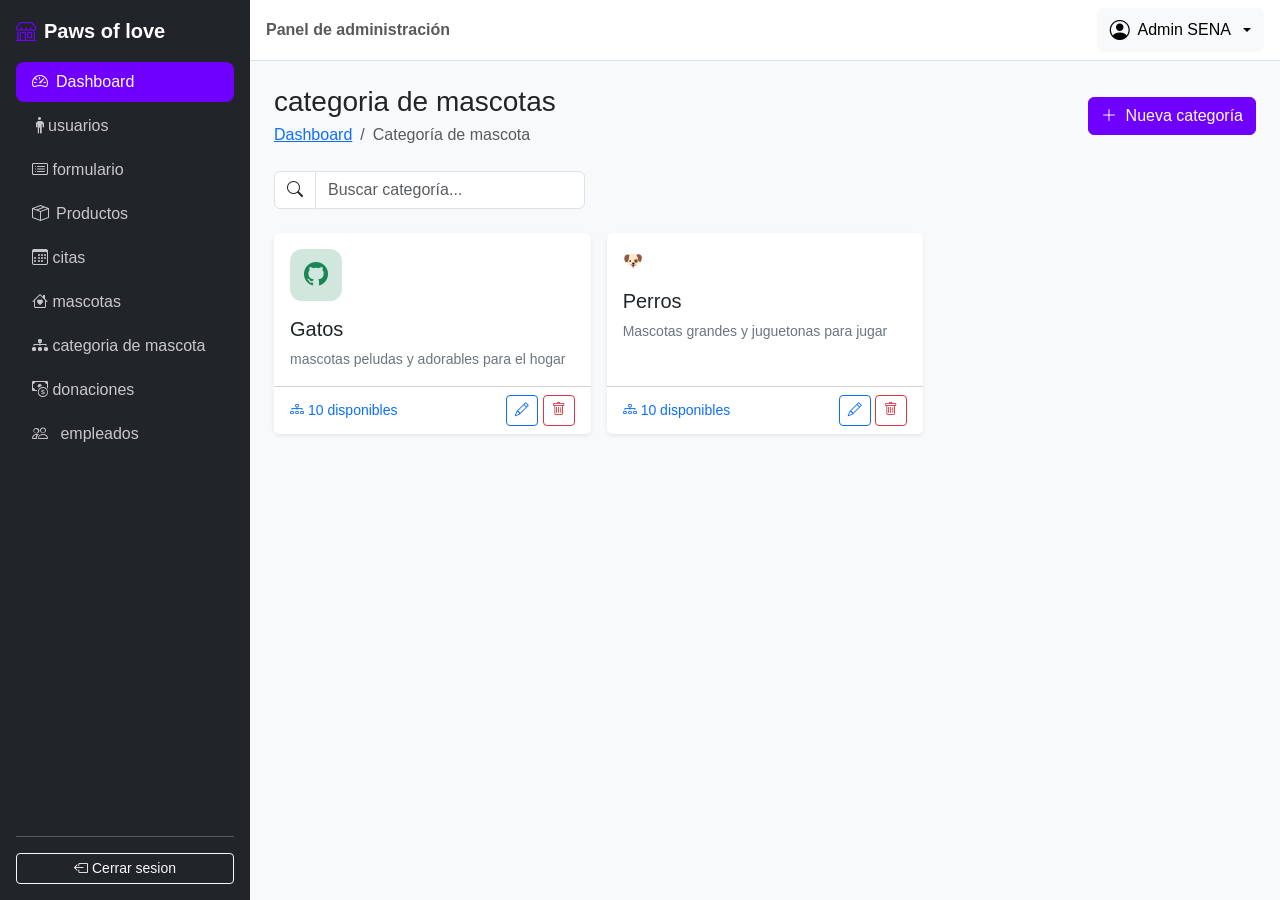
<file: categoria_de_mascotas.html>
<!DOCTYPE html>
<html lang="es">
<head>
    <meta charset="UTF-8">
    <meta name="viewport" content="width=device-width, initial-scale=1.0">
    <title>Inicio</title>
     <link href="https://cdn.jsdelivr.net/npm/bootstrap@5.3.3/dist/css/bootstrap.min.css" rel="stylesheet">
     <link href="https://cdn.jsdelivr.net/npm/bootstrap-icons@1.11.3/font/bootstrap-icons.min.css" rel="stylesheet">
     <link href="css/estilos.css" rel="stylesheet">
</head>
<body class="bg-body-tertiary">
    <aside class="offcanvas-lg offcanvas-start sidebar" tabindex="-1" id="menuLateral" aria-labelledby="tituloMenu">
        <div class="offcanvas-header border-bottom border-secondary">
            <h5 class="offcanvas-title" id="tituloMenu"><i class="bi bi-shop me-2"></i>Paws of love</h5>
            <button type="button" class="btn-close btn-close-white" data-bs-dismiss="offcanvas" data-bs-target="#menuLateral" aria-label="Cerrar menu"></button>
        </div>

        <div class="offcanvas-body flex-column p-3">
            <a href="dashboard.html" class="d-none d-lg-flex align-items-center mb-3 text-white text-decoration-none fs-5 fw-bold">
                <i class="bi bi-shop me-2 text-sena"></i><span class="text-white">Paws of love</span>
            </a>
        <ul class="nav nav-pills flex-column mb-auto">
            <li class="nav-item"><a href="dashboard.html" class="nav-link active" aria-current="page"><i class="bi bi-speedometer2 me-2"></i>Dashboard</a></li>
            <li class="nav-item"><a href="usuarios.html" class="nav-link"><i class="bi bi-person-standing"></i>usuarios</a></li>
            <li class="nav-item"><a href="formulario.html" class="nav-link"><i class="bi bi-card-list"></i> formulario</a></li>
            <li class="nav-item"><a href="productos.html" class="nav-link"><i class="bi bi-box-seam me-2"></i>Productos</a></li>
            <li class="nav-item"><a href="citas.html" class="nav-link"><i class="bi bi-calendar3"></i> citas</a></li>
            <li class="nav-item"><a href="mascotas.html" class="nav-link"><i class="bi bi-house-heart"></i> mascotas</a></li>
            <li class="nav-item"><a href="categoria_de_mascotas.html" class="nav-link"><i class="bi bi-diagram-3-fill"></i> categoria de mascota</a></li>
            <li class="nav-item"><a href="donaciones.html" class="nav-link"><i class="bi bi-cash-coin"></i> donaciones</a></li>
            <li class="nav-item"><a href="empleados.html" class="nav-link"><i class="bi bi-people me-2"></i> empleados</a></li>
        </ul>
        </ul>
        <hr>
        <a href="index.html" class="btn btn-outline-light btn-sm"><i class="bi bi-box-arrow-left me-1"></i>Cerrar sesion</a>
        </div>
    </aside>

    <div class="contenido">

        <nav class="navbar bg-white border-bottom px-3 sticky-top">
            <button class="btn btn-outline-secondary d-lg-none" type="button" data-bs-toggle="offcanvas" data-bs-target="#menuLateral" aria-controls="menuLateral" aria-label="Abrir menú">
                <i class="bi bi-list"></i>
            </button>
            <span class="navbar-text fw-semibold d-none d-sm-inline">Panel de administración</span>
            <div class="dropdown ms-auto">
                <button class="btn btn-light dropdown-toggle d-flex align-items-center gap-2" type="button" data-bs-toggle="dropdown" aria-expanded="false">
                    <i class="bi bi-person-circle fs-5"></i>
                    <span class="d-none d-md-inline">Admin SENA</span>
                </button>
                <ul class="dropdown-menu dropdown-menu-end shadow">
                    <li><h6 class="dropdown-header">admin@sena.edu.co</h6></li>
                    <li><a class="dropdown-item" href="#"><i class="bi bi-person me-2"></i>Mi perfil</a></li>
                    <li><hr class="dropdown-divider"></li>
                    <li><a class="dropdown-item text-danger" href="index.html"><i class="bi bi-box-arrow-left me-2"></i>Cerrar sesión</a></li>
                </ul>
            </div>
        </nav>

        <main class="p-3 p-md-4">
            <div class="d-flex flex-wrap justify-content-between align-items-center gap-2 mb-4">
                <div>
                    <h1 class="h3 mb-1">categoria de mascotas</h1>
                    <nav aria-label="breadcrumb">
                        <ol class="breadcrumb mb-0 small">
                            <li class="breadcrumb-item"><a href="dashboard.html">Dashboard</a></li>
                            <li class="breadcrumb-item active" aria-current="page">Categoría de mascota</li>
                        </ol>
                    </nav>
                </div>
                <button type="button" class="btn btn-sena" data-bs-toggle="modal" data-bs-target="#modalCategoria">
                    <i class="bi bi-plus-lg me-1"></i> Nueva categoría
                </button>
            </div>

            <div class="row mb-4">
                <div class="col-md-6 col-lg-4">
                    <div class="input-group">
                        <span class="input-group-text bg-white"><i class="bi bi-search"></i></span>
                        <input type="search" class="form-control" placeholder="Buscar categoría..." aria-label="Buscar categoría">
                    </div>
                </div>
            </div>

            <div class="row row-cols-1 row-cols-md-2 row-cols-xl-3 g-3">
                <div class="col">
                    <div class="card border-0 shadow-sm h-100">
                        <div class="card-body">
                            <div class="d-flex justify-content-between align-items-start mb-3">
                                <div class="icono-kpi bg-success-subtle text-success"><i class="bi bi-github"></i></div>
                            </div>
                            <h2 class="h5 card-title">Gatos</h2>
                            <p class="card-text text-secondary small mb-0">mascotas peludas y adorables para el hogar</p>
                        </div>
                        <div class="card-footer bg-white d-flex justify-content-between align-items-center">
                            <a href="mascotas.html" class="small text-decoration-none"><i class="bi bi-diagram-3 me-1"></i>10 disponibles</a>
                            <div class="text-nowrap">
                                <button type="button" class="btn btn-sm btn-outline-primary" data-bs-toggle="modal" data-bs-target="#modalCategoria" title="Editar"><i class="bi bi-pencil"></i></button>
                                <button type="button" class="btn btn-sm btn-outline-danger" data-bs-toggle="modal" data-bs-target="#modalEliminar" title="Eliminar"><i class="bi bi-trash"></i></button>
                            </div>
                        </div>
                    </div>
                </div>
                <div class="col">
                    <div class="card border-0 shadow-sm h-100">
                        <div class="card-body">
                            <div class="d-flex justify-content-between align-items-start mb-3">
                                <div>🐶</div>
                            </div>
                            <h2 class="h5 card-title">Perros</h2>
                            <p class="card-text text-secondary small mb-0">Mascotas grandes y juguetonas para jugar</p>
                        </div>
                        <div class="card-footer bg-white d-flex justify-content-between align-items-center">
                            <a href="mascotas.html" class="small text-decoration-none"><i class="bi bi-diagram-3 me-1"></i>10 disponibles</a>
                            <div class="text-nowrap">
                                <button type="button" class="btn btn-sm btn-outline-primary" data-bs-toggle="modal" data-bs-target="#modalCategoria" title="Editar"><i class="bi bi-pencil"></i></button>
                                <button type="button" class="btn btn-sm btn-outline-danger" data-bs-toggle="modal" data-bs-target="#modalEliminar" title="Eliminar"><i class="bi bi-trash"></i></button>
                            </div>
                        </div>
                    </div>
                </div>
            </div>

            <div class="modal fade" id="modalCategoria" tabindex="-1" aria-labelledby="tituloModalCategoria" aria-hidden="true">
                <div class="modal-dialog modal-dialog-centered">
                    <div class="modal-content">
                        <div class="modal-header">
                            <h2 class="modal-title fs-5" id="tituloModalCategoria"><i class="bi bi-tag me-2"></i>Datos de la mascota</h2>
                            <button type="button" class="btn-close" data-bs-dismiss="modal" aria-label="Cerrar"></button>
                        </div>
                        <div class="modal-body">
                            <form>
                                <div class="mb-3">
                                    <label for="catNombre" class="form-label">Nombre</label>
                                    <input type="text" class="form-control" id="catNombre" placeholder="Ej: pichi" maxlength="50" required>
                                </div>
                                <div class="mb-3">
                                    <label for="catDescripcion" class="form-label">Descripción</label>
                                    <textarea class="form-control" id="catDescripcion" rows="3" placeholder="caracteristicas de la mascota"></textarea>
                                </div>
                                <div class="mb-3">
                                    <span class="form-label d-block">Color de la tarjeta</span>
                                    <input type="radio" class="btn-check" name="catColor" id="colorVerde" checked>
                                    <label class="btn btn-outline-success btn-sm" for="colorVerde">Verde</label>
                                    <input type="radio" class="btn-check" name="catColor" id="colorAzul">
                                    <label class="btn btn-outline-primary btn-sm" for="colorAzul">Azul</label>
                                    <input type="radio" class="btn-check" name="catColor" id="colorAmarillo">
                                    <label class="btn btn-outline-warning btn-sm" for="colorAmarillo">Amarillo</label>
                                </div>
                                <div class="form-check form-switch">
                                    <input class="form-check-input" type="checkbox" role="switch" id="catActiva" checked>
                                    <label class="form-check-label" for="catActiva">Categoría activa</label>
                                </div>
                            </form>
                        </div>
                        <div class="modal-footer">
                            <button type="button" class="btn btn-secondary" data-bs-dismiss="modal">Cancelar</button>
                            <button type="button" class="btn btn-sena" data-bs-dismiss="modal"><i class="bi bi-save me-1"></i>Guardar</button>
                        </div>
                    </div>
                </div>
            </div>

            <div class="modal fade" id="modalEliminar" tabindex="-1" aria-labelledby="tituloModalEliminar" aria-hidden="true">
                <div class="modal-dialog modal-dialog-centered modal-sm">
                    <div class="modal-content">
                        <div class="modal-body text-center p-4">
                            <i class="bi bi-exclamation-triangle text-danger display-5"></i>
                            <h2 class="h5 mt-3" id="tituloModalEliminar">¿Eliminar esta categoría?</h2>
                            <p class="text-secondary small mb-0">También se eliminarán sus subcategorías.</p>
                        </div>
                        <div class="modal-footer justify-content-center border-0 pt-0">
                            <button type="button" class="btn btn-light" data-bs-dismiss="modal">Cancelar</button>
                            <button type="button" class="btn btn-danger" data-bs-dismiss="modal">Sí, eliminar</button>
                        </div>
                    </div>
                </div>
            </div>
        </main>
    </div>

    <script src="https://cdn.jsdelivr.net/npm/bootstrap@5.3.3/dist/js/bootstrap.bundle.min.js"></script>
</body>




</html>

luis es gay
</file>
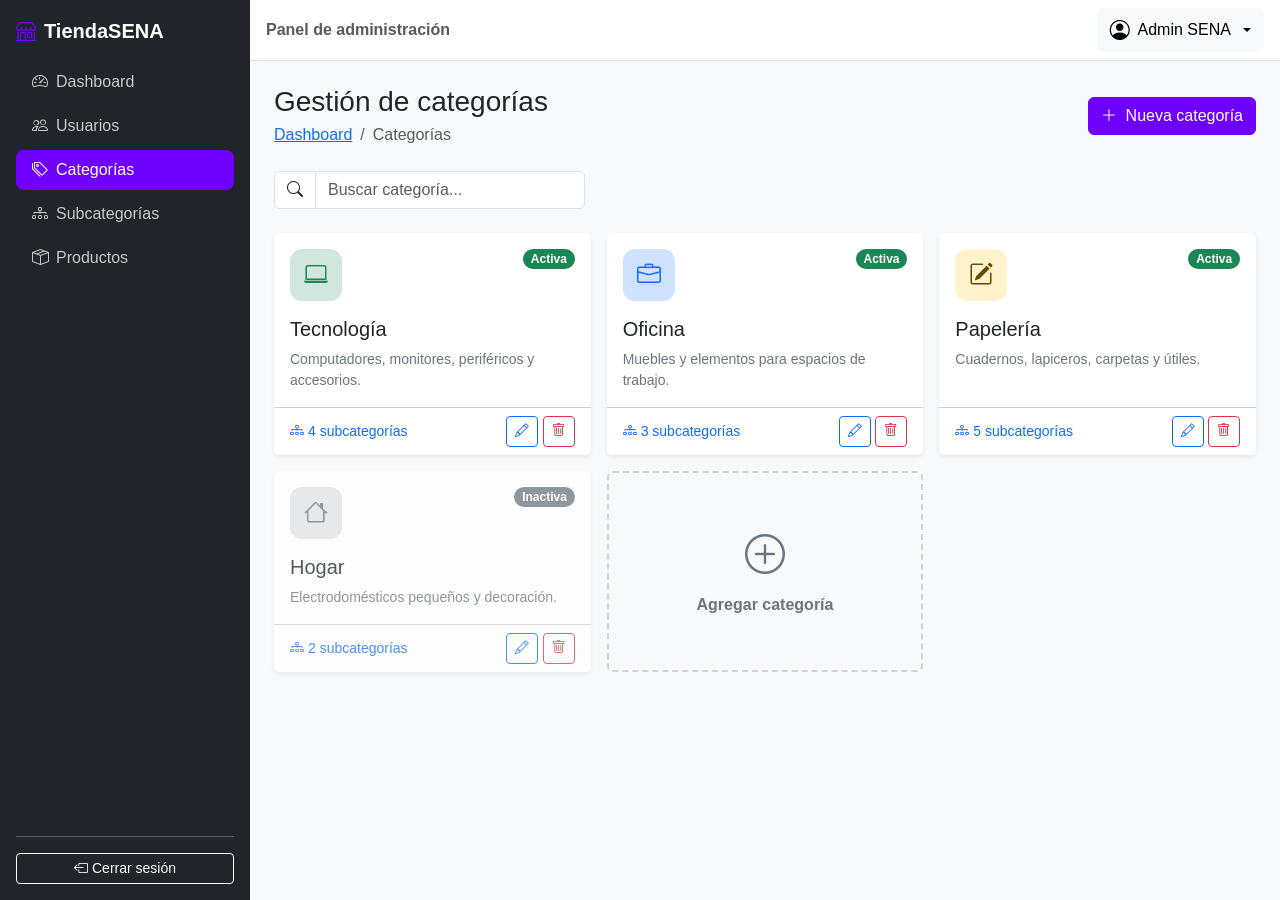
<file: categorias.html>
<!DOCTYPE html> <!-- Documento HTML5. -->
<!-- Raíz en español. -->
<html lang="es">
<!-- Abre la cabecera. -->
<head>
    <!-- Codificación UTF-8. -->
    <meta charset="UTF-8">
    <!-- Diseño adaptable. -->
    <meta name="viewport" content="width=device-width, initial-scale=1.0">
    <!-- Título de la pestaña. Cambia en cada módulo. -->
    <title>Categorías | TiendaSENA</title>
    <!-- CSS de Bootstrap. -->
    <link href="https://cdn.jsdelivr.net/npm/bootstrap@5.3.3/dist/css/bootstrap.min.css" rel="stylesheet">
    <!-- Íconos. -->
    <link href="https://cdn.jsdelivr.net/npm/bootstrap-icons@1.11.3/font/bootstrap-icons.min.css" rel="stylesheet">
    <!-- Nuestros estilos (después de Bootstrap). -->
    <link href="css/estilos.css" rel="stylesheet">
<!-- Cierra la cabecera. -->
</head>
<!-- Fondo gris muy claro para que las tarjetas blancas resalten. -->
<body class="bg-body-tertiary">

    <!-- ===================== MENÚ LATERAL ===================== -->
    <!-- offcanvas-lg: en pantallas menores a lg es un panel oculto que se desliza; desde lg se muestra normal. offcanvas-start lo hace salir por la izquierda. sidebar es nuestra clase. El id lo usa el botón que lo abre. -->
    <aside class="offcanvas-lg offcanvas-start sidebar" tabindex="-1" id="menuLateral" aria-labelledby="tituloMenu">
        <!-- Encabezado del panel; Bootstrap solo lo muestra en celular. -->
        <div class="offcanvas-header border-bottom border-secondary">
            <!-- Nombre del sistema en el panel móvil. -->
            <h5 class="offcanvas-title" id="tituloMenu"><i class="bi bi-shop me-2"></i>TiendaSENA</h5>
            <!-- Botón “X” blanco que cierra el panel. data-bs-target indica cuál panel cerrar. -->
            <button type="button" class="btn-close btn-close-white" data-bs-dismiss="offcanvas" data-bs-target="#menuLateral" aria-label="Cerrar menú"></button>
        <!-- Cierra el encabezado móvil. -->
        </div>
        <!-- Cuerpo del menú: Flexbox en columna para apilar logo, enlaces y botón de salida. -->
        <div class="offcanvas-body d-flex flex-column p-3">
            <!-- Logo que solo se ve en computador (d-none d-lg-flex): en celular ya está en el encabezado del panel. Al hacer clic vuelve al dashboard. -->
            <a href="dashboard.html" class="d-none d-lg-flex align-items-center mb-3 text-white text-decoration-none fs-5 fw-bold">
                <!-- Ícono verde y nombre. -->
                <i class="bi bi-shop me-2 text-sena"></i> TiendaSENA
            <!-- Cierra el logo. -->
            </a>
            <!-- Lista de navegación en columna (flex-column). nav-pills da forma de “píldora” al enlace activo. mb-auto empuja lo que sigue hasta el fondo. -->
            <ul class="nav nav-pills flex-column mb-auto">
                <!-- Enlace al dashboard. active lo resalta en verde y aria-current="page" avisa a los lectores de pantalla que es la página actual. **En cada módulo, el active pasa a su propio enlace.** -->
                <li class="nav-item"><a href="dashboard.html" class="nav-link"><i class="bi bi-speedometer2 me-2"></i>Dashboard</a></li>
                <!-- Enlace al módulo de usuarios (clase 5). -->
                <li class="nav-item"><a href="usuarios.html" class="nav-link"><i class="bi bi-people me-2"></i>Usuarios</a></li>
                <!-- Enlace a categorías (clase 6). -->
                <li class="nav-item"><a href="citras.html" class="nav-link active" aria-current="page"><i class="bi bi-tags me-2"></i>Categorías</a></li>
                <!-- Enlace a subcategorías (clase 7). -->
                <li class="nav-item"><a href="subcategorias.html" class="nav-link"><i class="bi bi-diagram-3 me-2"></i>Subcategorías</a></li>
                <!-- Enlace a productos (clase 8). -->
                <li class="nav-item"><a href="productos.html" class="nav-link"><i class="bi bi-box-seam me-2"></i>Productos</a></li>
            <!-- Cierra la lista de navegación. -->
            </ul>
            <!-- Línea divisoria. -->
            <hr>
            <!-- Botón que vuelve al login (index.html): así “se cierra la sesión” en el prototipo. -->
            <a href="index.html" class="btn btn-outline-light btn-sm"><i class="bi bi-box-arrow-left me-1"></i>Cerrar sesión</a>
        <!-- Cierra el cuerpo del menú. -->
        </div>
    <!-- Cierra el menú lateral. -->
    </aside>

    <!-- ===================== ZONA DERECHA ===================== -->
    <!-- Nuestra clase contenido aplica el margin-left en computador. -->
    <div class="contenido">

        <!-- Barra superior -->
        <!-- Barra blanca con borde inferior. sticky-top la deja pegada arriba al hacer scroll. -->
        <nav class="navbar bg-white border-bottom px-3 sticky-top">
            <!-- Botón para abrir el menú en celular. d-lg-none lo oculta en computador (allá el menú siempre se ve). data-bs-toggle="offcanvas" + data-bs-target="#menuLateral" abren el panel. -->
            <button class="btn btn-outline-secondary d-lg-none" type="button" data-bs-toggle="offcanvas" data-bs-target="#menuLateral" aria-controls="menuLateral" aria-label="Abrir menú">
                <!-- Ícono de “hamburguesa”. -->
                <i class="bi bi-list"></i>
            <!-- Cierra el botón. -->
            </button>
            <!-- Texto de la barra; se oculta en celulares muy pequeños (d-none d-sm-inline). -->
            <span class="navbar-text fw-semibold d-none d-sm-inline">Panel de administración</span>
            <!-- Menú desplegable del usuario; ms-auto lo empuja a la derecha. -->
            <div class="dropdown ms-auto">
                <!-- Botón que abre el desplegable. dropdown-toggle dibuja la flechita; data-bs-toggle="dropdown" lo hace funcionar. -->
                <button class="btn btn-light dropdown-toggle d-flex align-items-center gap-2" type="button" data-bs-toggle="dropdown" aria-expanded="false">
                    <!-- Ícono de usuario. -->
                    <i class="bi bi-person-circle fs-5"></i>
                    <!-- Nombre del usuario, visible desde tablet. -->
                    <span class="d-none d-md-inline">Admin SENA</span>
                <!-- Cierra el botón. -->
                </button>
                <!-- Lista de opciones. dropdown-menu-end la alinea a la derecha para que no se salga de la pantalla. -->
                <ul class="dropdown-menu dropdown-menu-end shadow">
                    <!-- Encabezado no clicable dentro del menú. -->
                    <li><h6 class="dropdown-header">admin@sena.edu.co</h6></li>
                    <!-- Opción del menú (pantalla aún no construida). -->
                    <li><a class="dropdown-item" href="#"><i class="bi bi-person me-2"></i>Mi perfil</a></li>
                    <!-- Línea separadora. -->
                    <li><hr class="dropdown-divider"></li>
                    <!-- Otra forma de salir, en rojo (text-danger). -->
                    <li><a class="dropdown-item text-danger" href="index.html"><i class="bi bi-box-arrow-left me-2"></i>Cerrar sesión</a></li>
                <!-- Cierra la lista. -->
                </ul>
            <!-- Cierra el desplegable. -->
            </div>
        <!-- Cierra la barra superior. -->
        </nav>

        <!-- Contenido de la página -->
        <!-- Relleno 3 en celular y 4 desde tablet. -->
        <main class="p-3 p-md-4">
<!-- INICIO CONTENIDO -->
            <!-- Encabezado del módulo -->
            <!-- Flexbox con salto de línea en celular. -->
            <div class="d-flex flex-wrap justify-content-between align-items-center gap-2 mb-4">
                <!-- Bloque del título. -->
                <div>
                    <!-- Título. -->
                    <h1 class="h3 mb-1">Gestión de categorías</h1>
                    <!-- Migas de pan. -->
                    <nav aria-label="breadcrumb">
                        <!-- Lista de migas. -->
                        <ol class="breadcrumb mb-0 small">
                            <!-- Enlace al dashboard. -->
                            <li class="breadcrumb-item"><a href="dashboard.html">Dashboard</a></li>
                            <!-- Página actual. -->
                            <li class="breadcrumb-item active" aria-current="page">Categorías</li>
                        <!-- Cierra la lista. -->
                        </ol>
                    <!-- Cierra las migas. -->
                    </nav>
                <!-- Cierra el bloque. -->
                </div>
                <!-- Abre el modal #modalCategoria. -->
                <button type="button" class="btn btn-sena" data-bs-toggle="modal" data-bs-target="#modalCategoria">
                    <!-- Ícono “+” y texto. -->
                    <i class="bi bi-plus-lg me-1"></i> Nueva categoría
                <!-- Cierra el botón. -->
                </button>
            <!-- Cierra el encabezado. -->
            </div>

            <!-- Buscador -->
            <!-- Fila de la rejilla. -->
            <div class="row mb-4">
                <!-- El buscador no ocupa todo el ancho en pantallas grandes. -->
                <div class="col-md-6 col-lg-4">
                    <!-- Grupo de entrada. -->
                    <div class="input-group">
                        <!-- Lupa con fondo blanco. -->
                        <span class="input-group-text bg-white"><i class="bi bi-search"></i></span>
                        <!-- Campo de búsqueda. -->
                        <input type="search" class="form-control" placeholder="Buscar categoría..." aria-label="Buscar categoría">
                    <!-- Cierra el grupo. -->
                    </div>
                <!-- Cierra la columna. -->
                </div>
            <!-- Cierra la fila. -->
            </div>

            <!-- Rejilla de tarjetas -->
            <!-- 1 tarjeta por fila en celular, 2 en tablet y 3 en pantallas grandes. g-3 = espacio entre ellas. -->
            <div class="row row-cols-1 row-cols-md-2 row-cols-xl-3 g-3">
                <!-- Categoría 1. -->
                <div class="col">
                    <!-- Tarjeta; h-100 iguala las alturas de la fila. -->
                    <div class="card border-0 shadow-sm h-100">
                        <!-- Cuerpo. -->
                        <div class="card-body">
                            <!-- Fila superior: ícono a la izquierda, estado a la derecha. -->
                            <div class="d-flex justify-content-between align-items-start mb-3">
                                <!-- Reutilizamos icono-kpi del dashboard. -->
                                <div class="icono-kpi bg-success-subtle text-success"><i class="bi bi-laptop"></i></div>
                                <!-- Estado. -->
                                <span class="badge rounded-pill text-bg-success">Activa</span>
                            <!-- Cierra la fila superior. -->
                            </div>
                            <!-- Nombre de la categoría. -->
                            <h2 class="h5 card-title">Tecnología</h2>
                            <!-- Descripción. -->
                            <p class="card-text text-secondary small mb-0">Computadores, monitores, periféricos y accesorios.</p>
                        <!-- Cierra el cuerpo. -->
                        </div>
                        <!-- Pie: enlace a la izquierda y acciones a la derecha. -->
                        <div class="card-footer bg-white d-flex justify-content-between align-items-center">
                            <!-- Enlace entre módulos: lleva a las subcategorías de esta categoría. -->
                            <a href="subcategorias.html" class="small text-decoration-none"><i class="bi bi-diagram-3 me-1"></i>4 subcategorías</a>
                            <!-- Acciones sin salto de línea. -->
                            <div class="text-nowrap">
                                <!-- Editar: abre el mismo modal del formulario. -->
                                <button type="button" class="btn btn-sm btn-outline-primary" data-bs-toggle="modal" data-bs-target="#modalCategoria" title="Editar"><i class="bi bi-pencil"></i></button>
                                <!-- Eliminar: abre la confirmación. -->
                                <button type="button" class="btn btn-sm btn-outline-danger" data-bs-toggle="modal" data-bs-target="#modalEliminar" title="Eliminar"><i class="bi bi-trash"></i></button>
                            <!-- Cierra las acciones. -->
                            </div>
                        <!-- Cierra el pie. -->
                        </div>
                    <!-- Cierra la tarjeta. -->
                    </div>
                <!-- Cierra la categoría 1. -->
                </div>
                <!-- Categoría 2 (misma estructura). -->
                <div class="col">
                    <!-- Tarjeta. -->
                    <div class="card border-0 shadow-sm h-100">
                        <!-- Cuerpo. -->
                        <div class="card-body">
                            <!-- Fila superior. -->
                            <div class="d-flex justify-content-between align-items-start mb-3">
                                <!-- Ícono de maletín. -->
                                <div class="icono-kpi bg-primary-subtle text-primary"><i class="bi bi-briefcase"></i></div>
                                <!-- Estado. -->
                                <span class="badge rounded-pill text-bg-success">Activa</span>
                            <!-- Cierra la fila. -->
                            </div>
                            <!-- Nombre. -->
                            <h2 class="h5 card-title">Oficina</h2>
                            <!-- Descripción. -->
                            <p class="card-text text-secondary small mb-0">Muebles y elementos para espacios de trabajo.</p>
                        <!-- Cierra el cuerpo. -->
                        </div>
                        <!-- Pie. -->
                        <div class="card-footer bg-white d-flex justify-content-between align-items-center">
                            <!-- Enlace a subcategorías. -->
                            <a href="subcategorias.html" class="small text-decoration-none"><i class="bi bi-diagram-3 me-1"></i>3 subcategorías</a>
                            <!-- Acciones. -->
                            <div class="text-nowrap">
                                <!-- Editar. -->
                                <button type="button" class="btn btn-sm btn-outline-primary" data-bs-toggle="modal" data-bs-target="#modalCategoria" title="Editar"><i class="bi bi-pencil"></i></button>
                                <!-- Eliminar. -->
                                <button type="button" class="btn btn-sm btn-outline-danger" data-bs-toggle="modal" data-bs-target="#modalEliminar" title="Eliminar"><i class="bi bi-trash"></i></button>
                            <!-- Cierra las acciones. -->
                            </div>
                        <!-- Cierra el pie. -->
                        </div>
                    <!-- Cierra la tarjeta. -->
                    </div>
                <!-- Cierra la categoría 2. -->
                </div>
                <!-- Categoría 3. -->
                <div class="col">
                    <!-- Tarjeta. -->
                    <div class="card border-0 shadow-sm h-100">
                        <!-- Cuerpo. -->
                        <div class="card-body">
                            <!-- Fila superior. -->
                            <div class="d-flex justify-content-between align-items-start mb-3">
                                <!-- Ícono de papelería. -->
                                <div class="icono-kpi bg-warning-subtle text-warning-emphasis"><i class="bi bi-pencil-square"></i></div>
                                <!-- Estado. -->
                                <span class="badge rounded-pill text-bg-success">Activa</span>
                            <!-- Cierra la fila. -->
                            </div>
                            <!-- Nombre. -->
                            <h2 class="h5 card-title">Papelería</h2>
                            <!-- Descripción. -->
                            <p class="card-text text-secondary small mb-0">Cuadernos, lapiceros, carpetas y útiles.</p>
                        <!-- Cierra el cuerpo. -->
                        </div>
                        <!-- Pie. -->
                        <div class="card-footer bg-white d-flex justify-content-between align-items-center">
                            <!-- Enlace a subcategorías. -->
                            <a href="subcategorias.html" class="small text-decoration-none"><i class="bi bi-diagram-3 me-1"></i>5 subcategorías</a>
                            <!-- Acciones. -->
                            <div class="text-nowrap">
                                <!-- Editar. -->
                                <button type="button" class="btn btn-sm btn-outline-primary" data-bs-toggle="modal" data-bs-target="#modalCategoria" title="Editar"><i class="bi bi-pencil"></i></button>
                                <!-- Eliminar. -->
                                <button type="button" class="btn btn-sm btn-outline-danger" data-bs-toggle="modal" data-bs-target="#modalEliminar" title="Eliminar"><i class="bi bi-trash"></i></button>
                            <!-- Cierra las acciones. -->
                            </div>
                        <!-- Cierra el pie. -->
                        </div>
                    <!-- Cierra la tarjeta. -->
                    </div>
                <!-- Cierra la categoría 3. -->
                </div>
                <!-- Categoría 4 (inactiva). -->
                <div class="col">
                    <!-- opacity-75 la ve un poco transparente: comunica que está inactiva. -->
                    <div class="card border-0 shadow-sm h-100 opacity-75">
                        <!-- Cuerpo. -->
                        <div class="card-body">
                            <!-- Fila superior. -->
                            <div class="d-flex justify-content-between align-items-start mb-3">
                                <!-- Ícono gris. -->
                                <div class="icono-kpi bg-secondary-subtle text-secondary"><i class="bi bi-house"></i></div>
                                <!-- Estado inactivo en gris. -->
                                <span class="badge rounded-pill text-bg-secondary">Inactiva</span>
                            <!-- Cierra la fila. -->
                            </div>
                            <!-- Nombre. -->
                            <h2 class="h5 card-title">Hogar</h2>
                            <!-- Descripción. -->
                            <p class="card-text text-secondary small mb-0">Electrodomésticos pequeños y decoración.</p>
                        <!-- Cierra el cuerpo. -->
                        </div>
                        <!-- Pie. -->
                        <div class="card-footer bg-white d-flex justify-content-between align-items-center">
                            <!-- Enlace. -->
                            <a href="subcategorias.html" class="small text-decoration-none"><i class="bi bi-diagram-3 me-1"></i>2 subcategorías</a>
                            <!-- Acciones. -->
                            <div class="text-nowrap">
                                <!-- Editar. -->
                                <button type="button" class="btn btn-sm btn-outline-primary" data-bs-toggle="modal" data-bs-target="#modalCategoria" title="Editar"><i class="bi bi-pencil"></i></button>
                                <!-- Eliminar. -->
                                <button type="button" class="btn btn-sm btn-outline-danger" data-bs-toggle="modal" data-bs-target="#modalEliminar" title="Eliminar"><i class="bi bi-trash"></i></button>
                            <!-- Cierra las acciones. -->
                            </div>
                        <!-- Cierra el pie. -->
                        </div>
                    <!-- Cierra la tarjeta. -->
                    </div>
                <!-- Cierra la categoría 4. -->
                </div>
                <!-- Última celda: la tarjeta para agregar. -->
                <div class="col">
                    <!-- Un <button> con aspecto de tarjeta (card + nuestra tarjeta-agregar). Flexbox en columna centra el contenido. También abre el modal. -->
                    <button type="button" class="card tarjeta-agregar w-100 h-100 d-flex flex-column align-items-center justify-content-center" data-bs-toggle="modal" data-bs-target="#modalCategoria">
                        <!-- Ícono “+” grande. -->
                        <i class="bi bi-plus-circle fs-1"></i>
                        <!-- Texto. -->
                        <span class="fw-semibold mt-2">Agregar categoría</span>
                    <!-- Cierra el botón-tarjeta. -->
                    </button>
                <!-- Cierra la celda. -->
                </div>
            <!-- Cierra la rejilla. -->
            </div>

            <!-- Modal: crear / editar categoría -->
            <!-- Modal oculto. -->
            <div class="modal fade" id="modalCategoria" tabindex="-1" aria-labelledby="tituloModalCategoria" aria-hidden="true">
                <!-- Tamaño normal, centrado. -->
                <div class="modal-dialog modal-dialog-centered">
                    <!-- Contenido. -->
                    <div class="modal-content">
                        <!-- Encabezado. -->
                        <div class="modal-header">
                            <!-- Título. -->
                            <h2 class="modal-title fs-5" id="tituloModalCategoria"><i class="bi bi-tag me-2"></i>Datos de la categoría</h2>
                            <!-- Cerrar. -->
                            <button type="button" class="btn-close" data-bs-dismiss="modal" aria-label="Cerrar"></button>
                        <!-- Cierra el encabezado. -->
                        </div>
                        <!-- Cuerpo. -->
                        <div class="modal-body">
                            <!-- Formulario de una sola columna. -->
                            <form>
                                <!-- Grupo con margen inferior. -->
                                <div class="mb-3">
                                    <!-- Etiqueta. -->
                                    <label for="catNombre" class="form-label">Nombre</label>
                                    <!-- maxlength="50" impide escribir más de 50 caracteres. -->
                                    <input type="text" class="form-control" id="catNombre" placeholder="Ej: Tecnología" maxlength="50" required>
                                <!-- Cierra el grupo. -->
                                </div>
                                <!-- Grupo. -->
                                <div class="mb-3">
                                    <!-- Etiqueta. -->
                                    <label for="catDescripcion" class="form-label">Descripción</label>
                                    <!-- Área de texto de 3 líneas con estilo form-control. -->
                                    <textarea class="form-control" id="catDescripcion" rows="3" placeholder="¿Qué productos incluye?"></textarea>
                                <!-- Cierra el grupo. -->
                                </div>
                                <!-- Grupo de selección de color. -->
                                <div class="mb-3">
                                    <!-- Etiqueta general (d-block la pone en su propia línea). -->
                                    <span class="form-label d-block">Color de la tarjeta</span>
                                    <!-- btn-check oculta el botón de opción (radio)… Todos comparten name="catColor", así solo uno puede estar marcado. -->
                                    <input type="radio" class="btn-check" name="catColor" id="colorVerde" checked>
                                    <!-- …y su label se ve como botón. Al marcarlo, el botón se rellena. -->
                                    <label class="btn btn-outline-success btn-sm" for="colorVerde">Verde</label>
                                    <!-- Segunda opción. -->
                                    <input type="radio" class="btn-check" name="catColor" id="colorAzul">
                                    <!-- Botón azul. -->
                                    <label class="btn btn-outline-primary btn-sm" for="colorAzul">Azul</label>
                                    <!-- Tercera opción. -->
                                    <input type="radio" class="btn-check" name="catColor" id="colorAmarillo">
                                    <!-- Botón amarillo. -->
                                    <label class="btn btn-outline-warning btn-sm" for="colorAmarillo">Amarillo</label>
                                <!-- Cierra el grupo. -->
                                </div>
                                <!-- Interruptor de estado. -->
                                <div class="form-check form-switch">
                                    <!-- Encendido por defecto. -->
                                    <input class="form-check-input" type="checkbox" role="switch" id="catActiva" checked>
                                    <!-- Etiqueta. -->
                                    <label class="form-check-label" for="catActiva">Categoría activa</label>
                                <!-- Cierra el interruptor. -->
                                </div>
                            <!-- Cierra el formulario. -->
                            </form>
                        <!-- Cierra el cuerpo. -->
                        </div>
                        <!-- Pie. -->
                        <div class="modal-footer">
                            <!-- Cancelar. -->
                            <button type="button" class="btn btn-secondary" data-bs-dismiss="modal">Cancelar</button>
                            <!-- Guardar (en el prototipo solo cierra). -->
                            <button type="button" class="btn btn-sena" data-bs-dismiss="modal"><i class="bi bi-save me-1"></i>Guardar</button>
                        <!-- Cierra el pie. -->
                        </div>
                    <!-- Cierra el contenido. -->
                    </div>
                <!-- Cierra el diálogo. -->
                </div>
            <!-- Cierra el modal. -->
            </div>

            <!-- Modal: confirmar eliminación -->
            <!-- Modal de confirmación. -->
            <div class="modal fade" id="modalEliminar" tabindex="-1" aria-labelledby="tituloModalEliminar" aria-hidden="true">
                <!-- Pequeño y centrado. -->
                <div class="modal-dialog modal-dialog-centered modal-sm">
                    <!-- Contenido. -->
                    <div class="modal-content">
                        <!-- Cuerpo centrado. -->
                        <div class="modal-body text-center p-4">
                            <!-- Ícono de advertencia. -->
                            <i class="bi bi-exclamation-triangle text-danger display-5"></i>
                            <!-- Pregunta. -->
                            <h2 class="h5 mt-3" id="tituloModalEliminar">¿Eliminar esta categoría?</h2>
                            <!-- Avisa la consecuencia en cadena (relación categoría → subcategoría). -->
                            <p class="text-secondary small mb-0">También se eliminarán sus subcategorías.</p>
                        <!-- Cierra el cuerpo. -->
                        </div>
                        <!-- Pie centrado. -->
                        <div class="modal-footer justify-content-center border-0 pt-0">
                            <!-- Cancelar. -->
                            <button type="button" class="btn btn-light" data-bs-dismiss="modal">Cancelar</button>
                            <!-- Confirmar. -->
                            <button type="button" class="btn btn-danger" data-bs-dismiss="modal">Sí, eliminar</button>
                        <!-- Cierra el pie. -->
                        </div>
                    <!-- Cierra el contenido. -->
                    </div>
                <!-- Cierra el diálogo. -->
                </div>
            <!-- Cierra el modal. -->
            </div>
<!-- FIN CONTENIDO -->
        <!-- Cierra el contenido. -->
        </main>
    <!-- Cierra la zona derecha. -->
    </div>

    <!-- JavaScript de Bootstrap: necesario para el menú deslizable, el desplegable del usuario y los modales. -->
    <script src="https://cdn.jsdelivr.net/npm/bootstrap@5.3.3/dist/js/bootstrap.bundle.min.js"></script>
<!-- Cierra el cuerpo. -->
</body>
<!-- Cierra el documento. -->
</html>
</file>
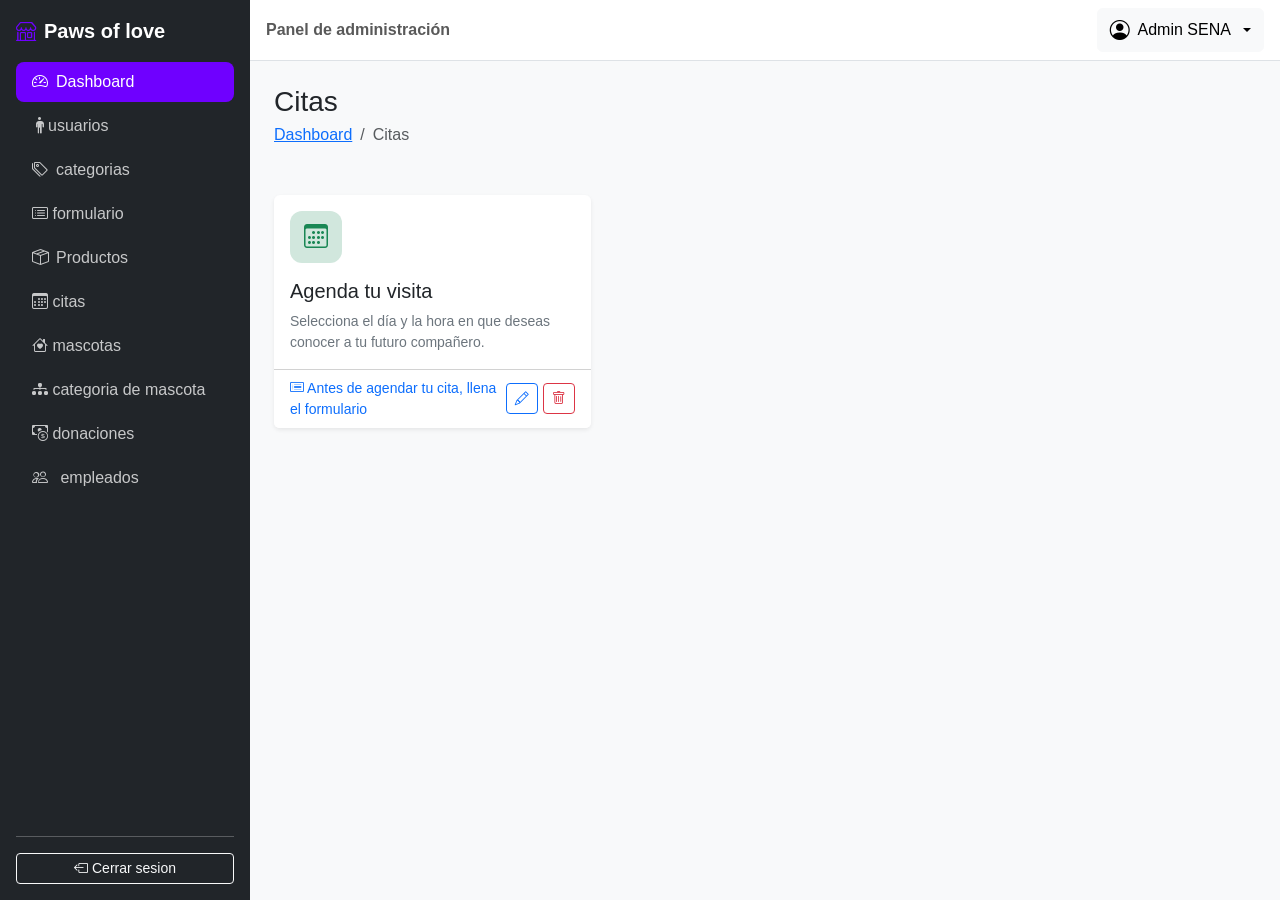
<file: citas.html>
<!DOCTYPE html>
<html lang="es">
<head>
    <meta charset="UTF-8">
    <meta name="viewport" content="width=device-width, initial-scale=1.0">
    <title>Inicio</title>
     <link href="https://cdn.jsdelivr.net/npm/bootstrap@5.3.3/dist/css/bootstrap.min.css" rel="stylesheet">
     <link href="https://cdn.jsdelivr.net/npm/bootstrap-icons@1.11.3/font/bootstrap-icons.min.css" rel="stylesheet">
     <link href="css/estilos.css" rel="stylesheet">
</head>
<body class="bg-body-tertiary">
    <aside class="offcanvas-lg offcanvas-start sidebar" tabindex="-1" id="menuLateral" aria-labelledby="tituloMenu">
        <div class="offcanvas-header border-bottom border-secondary">
            <h5 class="offcanvas-title" id="tituloMenu"><i class="bi bi-shop me-2"></i>Paws of love</h5>
            <button type="button" class="btn-close btn-close-white" data-bs-dismiss="offcanvas" data-bs-target="#menuLateral" aria-label="Cerrar menu"></button>
        </div>

        <div class="offcanvas-body flex-column p-3">
            <a href="dashboard.html" class="d-none d-lg-flex align-items-center mb-3 text-white text-decoration-none fs-5 fw-bold">
                <i class="bi bi-shop me-2 text-sena"></i><span class="text-white">Paws of love</span>
            </a>
        <ul class="nav nav-pills flex-column mb-auto">
            <li class="nav-item"><a href="dashboard.html" class="nav-link active" aria-current="page"><i class="bi bi-speedometer2 me-2"></i>Dashboard</a></li>
            <li class="nav-item"><a href="usuarios.html" class="nav-link"><i class="bi bi-person-standing"></i>usuarios</a></li>
            <li class="nav-item"><a href="categorias.html" class="nav-link"><i class="bi bi-tags me-2"></i>categorias</a></li>
            <li class="nav-item"><a href="formulario.html" class="nav-link"><i class="bi bi-card-list"></i> formulario</a></li>
            <li class="nav-item"><a href="productos.html" class="nav-link"><i class="bi bi-box-seam me-2"></i>Productos</a></li>
            <li class="nav-item"><a href="citas.html" class="nav-link"><i class="bi bi-calendar3"></i> citas</a></li>
            <li class="nav-item"><a href="mascotas.html" class="nav-link"><i class="bi bi-house-heart"></i> mascotas</a></li>
            <li class="nav-item"><a href="categoria_de_mascotas.html" class="nav-link"><i class="bi bi-diagram-3-fill"></i> categoria de mascota</a></li>
            <li class="nav-item"><a href="donaciones.html" class="nav-link"><i class="bi bi-cash-coin"></i> donaciones</a></li>
            <li class="nav-item"><a href="empleados.html" class="nav-link"><i class="bi bi-people me-2"></i> empleados</a></li>
        </ul>
        </ul>
        <hr>
        <a href="index.html" class="btn btn-outline-light btn-sm"><i class="bi bi-box-arrow-left me-1"></i>Cerrar sesion</a>
        </div>
    </aside>

    <!-- ===================== ZONA DERECHA ===================== -->
    <!-- Nuestra clase contenido aplica el margin-left en computador. -->
    <div class="contenido">

        <!-- Barra superior -->
        <!-- Barra blanca con borde inferior. sticky-top la deja pegada arriba al hacer scroll. -->
        <nav class="navbar bg-white border-bottom px-3 sticky-top">
            <!-- Botón para abrir el menú en celular. d-lg-none lo oculta en computador (allá el menú siempre se ve). data-bs-toggle="offcanvas" + data-bs-target="#menuLateral" abren el panel. -->
            <button class="btn btn-outline-secondary d-lg-none" type="button" data-bs-toggle="offcanvas" data-bs-target="#menuLateral" aria-controls="menuLateral" aria-label="Abrir menú">
                <!-- Ícono de “hamburguesa”. -->
                <i class="bi bi-list"></i>
            <!-- Cierra el botón. -->
            </button>
            <!-- Texto de la barra; se oculta en celulares muy pequeños (d-none d-sm-inline). -->
            <span class="navbar-text fw-semibold d-none d-sm-inline">Panel de administración</span>
            <!-- Menú desplegable del usuario; ms-auto lo empuja a la derecha. -->
            <div class="dropdown ms-auto">
                <!-- Botón que abre el desplegable. dropdown-toggle dibuja la flechita; data-bs-toggle="dropdown" lo hace funcionar. -->
                <button class="btn btn-light dropdown-toggle d-flex align-items-center gap-2" type="button" data-bs-toggle="dropdown" aria-expanded="false">
                    <!-- Ícono de usuario. -->
                    <i class="bi bi-person-circle fs-5"></i>
                    <!-- Nombre del usuario, visible desde tablet. -->
                    <span class="d-none d-md-inline">Admin SENA</span>
                <!-- Cierra el botón. -->
                </button>
                <!-- Lista de opciones. dropdown-menu-end la alinea a la derecha para que no se salga de la pantalla. -->
                <ul class="dropdown-menu dropdown-menu-end shadow">
                    <!-- Encabezado no clicable dentro del menú. -->
                    <li><h6 class="dropdown-header">admin@sena.edu.co</h6></li>
                    <!-- Opción del menú (pantalla aún no construida). -->
                    <li><a class="dropdown-item" href="#"><i class="bi bi-person me-2"></i>Mi perfil</a></li>
                    <!-- Línea separadora. -->
                    <li><hr class="dropdown-divider"></li>
                    <!-- Otra forma de salir, en rojo (text-danger). -->
                    <li><a class="dropdown-item text-danger" href="index.html"><i class="bi bi-box-arrow-left me-2"></i>Cerrar sesión</a></li>
                <!-- Cierra la lista. -->
                </ul>
            <!-- Cierra el desplegable. -->
            </div>
        <!-- Cierra la barra superior. -->
        </nav>

        <!-- Contenido de la página -->
        <!-- Relleno 3 en celular y 4 desde tablet. -->
        <main class="p-3 p-md-4">
<!-- INICIO CONTENIDO -->
            <!-- Encabezado del módulo -->
            <!-- Flexbox con salto de línea en celular. -->
            <div class="d-flex flex-wrap justify-content-between align-items-center gap-2 mb-4">
                <!-- Bloque del título. -->
                <div>
                    <!-- Título. -->
                    <h1 class="h3 mb-1">Citas</h1>
                    <!-- Migas de pan. -->
                    <nav aria-label="breadcrumb">
                        <!-- Lista de migas. -->
                        <ol class="breadcrumb mb-0 small">
                            <!-- Enlace al dashboard. -->
                            <li class="breadcrumb-item"><a href="dashboard.html">Dashboard</a></li>
                            <!-- Página actual. -->
                            <li class="breadcrumb-item active" aria-current="page">Citas</li>
                        <!-- Cierra la lista. -->
                        </ol>
                    <!-- Cierra las migas. -->
                    </nav>
                <!-- Cierra el bloque. -->
                </div>
                <!-- Abre el modal #modalCategoria. -->
                
                    <!-- Ícono “+” y texto. -->
                    
                <!-- Cierra el botón. -->
                </button>
            <!-- Cierra el encabezado. -->
            </div>

            <!-- Buscador -->
            <!-- Fila de la rejilla. -->
            <div class="row mb-4">
                <!-- El buscador no ocupa todo el ancho en pantallas grandes. -->
                <div class="col-md-6 col-lg-4">
                    <!-- Grupo de entrada. -->
                    <div class="input-group">
                        
                    </div>
                <!-- Cierra la columna. -->
                </div>
            <!-- Cierra la fila. -->
            </div>

            <!-- Rejilla de tarjetas -->
            <!-- 1 tarjeta por fila en celular, 2 en tablet y 3 en pantallas grandes. g-3 = espacio entre ellas. -->
            <div class="row row-cols-1 row-cols-md-2 row-cols-xl-3 g-3">
                <!-- Categoría 1. -->
                <div class="col">
                    <!-- Tarjeta; h-100 iguala las alturas de la fila. -->
                    <div class="card border-0 shadow-sm h-100">
                        <!-- Cuerpo. -->
                        <div class="card-body">
                            <!-- Fila superior: ícono a la izquierda, estado a la derecha. -->
                            <div class="d-flex justify-content-between align-items-start mb-3">
                                <!-- Reutilizamos icono-kpi del dashboard. -->
                                <div class="icono-kpi bg-success-subtle text-success"><i class="bi bi-calendar3"></i></div>
                                
                            <!-- Cierra la fila superior. -->
                            </div>
                            <!-- Nombre de la categoría. -->
                            <h2 class="h5 card-title">Agenda tu visita</h2>
                            <!-- Descripción. -->
                            <p class="card-text text-secondary small mb-0">Selecciona el día y la hora en que deseas conocer a tu futuro compañero.</p>
                        <!-- Cierra el cuerpo. -->
                        </div>
                        <!-- Pie: enlace a la izquierda y acciones a la derecha. -->
                        <div class="card-footer bg-white d-flex justify-content-between align-items-center">
                            <!-- Enlace entre módulos: lleva a las subcategorías de esta categoría. -->
                            <a href="formulario.html" class="small text-decoration-none"><i class="bi bi-card-list"></i>  Antes de agendar tu cita, llena el formulario</a>
                            <!-- Acciones sin salto de línea. -->
                            <div class="text-nowrap">
                                <!-- Editar: abre el mismo modal del formulario. -->
                                <button type="button" class="btn btn-sm btn-outline-primary" data-bs-toggle="modal" data-bs-target="#modalCategoria" title="Editar"><i class="bi bi-pencil"></i></button>
                                <!-- Eliminar: abre la confirmación. -->
                                <button type="button" class="btn btn-sm btn-outline-danger" data-bs-toggle="modal" data-bs-target="#modalEliminar" title="Eliminar"><i class="bi bi-trash"></i></button>
                            <!-- Cierra las acciones. -->
                            </div>
                        <!-- Cierra el pie. -->
                        </div>
                    <!-- Cierra la tarjeta. -->
                    </div>
                <!-- Cierra la categoría 1. -->
                </div>
  
                </div>


            <!-- Modal: crear / editar categoría -->
            <!-- Modal oculto. -->
            <div class="modal fade" id="modalCategoria" tabindex="-1" aria-labelledby="tituloModalCategoria" aria-hidden="true">
                <!-- Tamaño normal, centrado. -->
                <div class="modal-dialog modal-dialog-centered">
                    <!-- Contenido. -->
                    <div class="modal-content">
                        <!-- Encabezado. -->
                        <div class="modal-header">
                            <!-- Título. -->
                            <h2 class="modal-title fs-5" id="tituloModalCategoria"><i class="bi bi-tag me-2"></i>Datos de la categoría</h2>
                            <!-- Cerrar. -->
                            <button type="button" class="btn-close" data-bs-dismiss="modal" aria-label="Cerrar"></button>
                        <!-- Cierra el encabezado. -->
                        </div>
                        <!-- Cuerpo. -->
                        <div class="modal-body">
                            <!-- Formulario de una sola columna. -->
                            <form>
                                <!-- Grupo con margen inferior. -->
                                <div class="mb-3">
                                    <!-- Etiqueta. -->
                                    <label for="catNombre" class="form-label">Nombre del adoptante:</label>
                                    <!-- maxlength="50" impide escribir más de 50 caracteres. -->
                                    <input type="text" class="form-control" id="catNombre" placeholder="Ej: Juana" maxlength="50" required>
                                <!-- Cierra el grupo. -->
                                </div> 
                                <div class="mb-3">
                                    <!-- Etiqueta. -->
                                    <label for="catNombre" class="form-label">Nombre de la mascota seleccionada:</label>
                                    <!-- maxlength="50" impide escribir más de 50 caracteres. -->
                                    <input type="text" class="form-control" id="catNombre" placeholder="Ej: Max" maxlength="50" required>
                                <!-- Cierra el grupo. -->
                                </div>
                                <div class="mb-3">
                                    <!-- Etiqueta. -->
                                    <label for="catNombre" class="form-label">Fecha de disponibilidad:</label>
                                    <!-- maxlength="50" impide escribir más de 50 caracteres. -->
                                    <input type="text" class="form-control" id="catNombre" placeholder="DD/MM/AAAA" maxlength="50" required>
                                <!-- Cierra el grupo. -->
                                </div>
                                
                                <!-- Grupo. -->
                                <div class="mb-3">
                                    <!-- Etiqueta. -->
                                    <label for="catDescripcion" class="form-label">Hora de disponibilidad:</label>
                                    <!-- Área de texto de 3 líneas con estilo form-control. -->
                                    <input type="text" class="form-control" id="catNombre" placeholder="Hora:Minutos am/pm" maxlength="50" required>
                                <!-- Cierra el grupo. -->
                                </div>
                                <!-- Grupo de selección de color. -->
                               
                                <!-- Interruptor de estado. -->
                                <div class="form-check form-switch">
                                    <!-- Encendido por defecto. -->
                                    
                                    <!-- Etiqueta. -->
                                    
                            
                            <!-- Cierra el formulario. -->
                            </form>
                        <!-- Cierra el cuerpo. -->
                        </div>
                        <!-- Pie. -->
                        <div class="modal-footer">
                            <!-- Cancelar. -->
                            <button type="button" class="btn btn-secondary" data-bs-dismiss="modal">Cancelar</button>
                            <!-- Guardar (en el prototipo solo cierra). -->
                            <button type="button" class="btn btn-sena" data-bs-dismiss="modal"><i class="bi bi-save me-1"></i>Agendar</button>
                        <!-- Cierra el pie. -->
                        </div>


                        <div class="modal-footer">
                
                            <!-- Guardar (en el prototipo solo cierra). -->
                           
                        <!-- Cierra el pie. -->
                        </div>



                    <!-- Cierra el contenido. -->
                    </div>
                <!-- Cierra el diálogo. -->
                </div>
            <!-- Cierra el modal. -->
            </div>

            <!-- Modal: confirmar eliminación -->
            <!-- Modal de confirmación. -->
            <div class="modal fade" id="modalEliminar" tabindex="-1" aria-labelledby="tituloModalEliminar" aria-hidden="true">
                <!-- Pequeño y centrado. -->
                <div class="modal-dialog modal-dialog-centered modal-sm">
                    <!-- Contenido. -->
                    <div class="modal-content">
                        <!-- Cuerpo centrado. -->
                        <div class="modal-body text-center p-4">
                            <!-- Ícono de advertencia. -->
                            <i class="bi bi-exclamation-triangle text-danger display-5"></i>
                            <!-- Pregunta. -->
                            <h2 class="h5 mt-3" id="tituloModalEliminar">¿Eliminar esta categoría?</h2>
                            <!-- Avisa la consecuencia en cadena (relación categoría → subcategoría). -->
                            <p class="text-secondary small mb-0">También se eliminarán sus subcategorías.</p>
                        <!-- Cierra el cuerpo. -->
                        </div>
                        <!-- Pie centrado. -->
                        <div class="modal-footer justify-content-center border-0 pt-0">
                            <!-- Cancelar. -->
                            <button type="button" class="btn btn-light" data-bs-dismiss="modal">Cancelar</button>
                            <!-- Confirmar. -->
                            <button type="button" class="btn btn-danger" data-bs-dismiss="modal">Sí, eliminar</button>
                        <!-- Cierra el pie. -->
                        </div>
                    <!-- Cierra el contenido. -->
                    </div>
                <!-- Cierra el diálogo. -->
                </div>
            <!-- Cierra el modal. -->
            </div>
<!-- FIN CONTENIDO -->
        <!-- Cierra el contenido. -->
        </main>
    <!-- Cierra la zona derecha. -->
    </div>

    <!-- JavaScript de Bootstrap: necesario para el menú deslizable, el desplegable del usuario y los modales. -->
    <script src="https://cdn.jsdelivr.net/npm/bootstrap@5.3.3/dist/js/bootstrap.bundle.min.js"></script>
<!-- Cierra el cuerpo. -->
</body>
<!-- Cierra el documento. -->
</html>
</file>
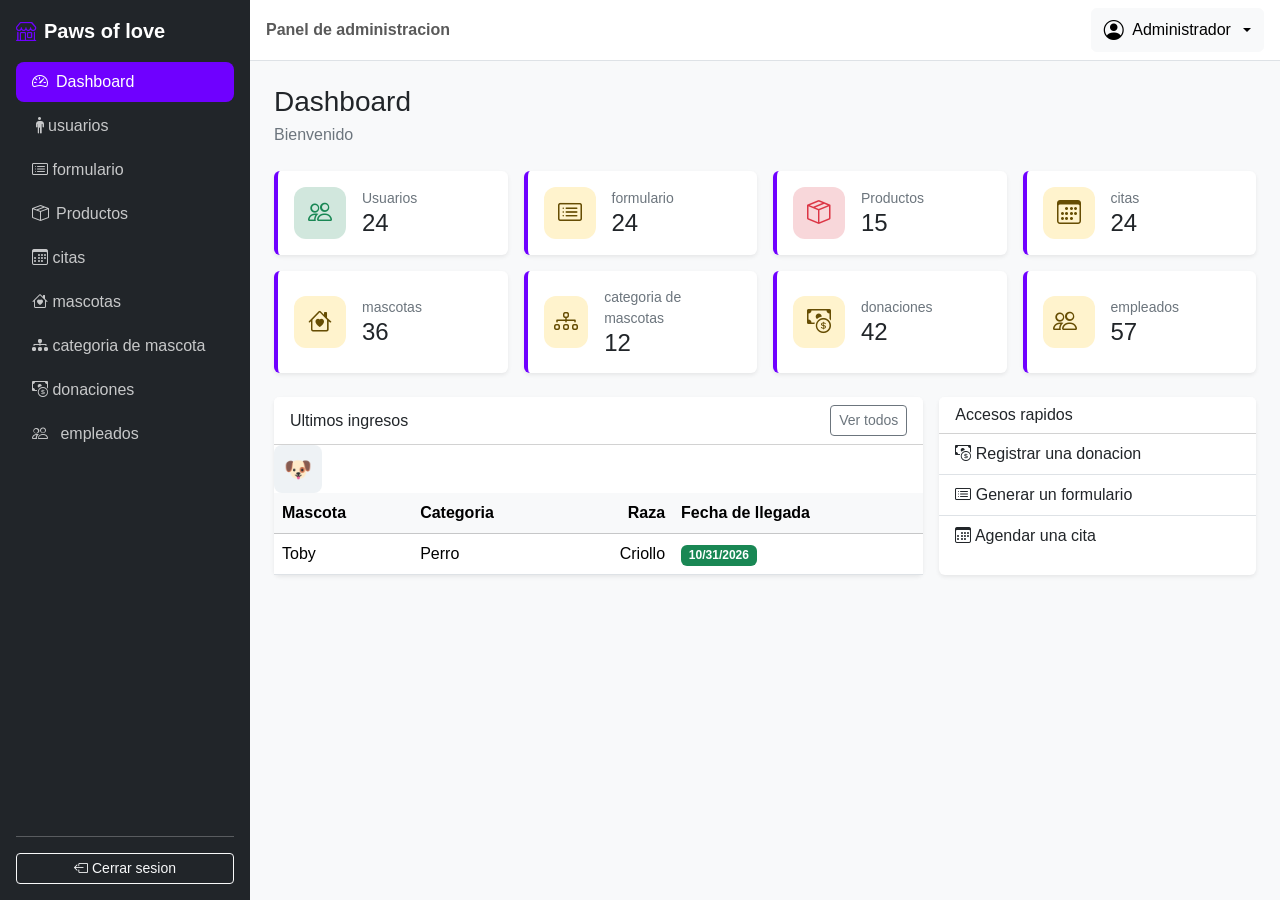
<file: dashboard.html>
<!DOCTYPE html>
<html lang="es">
<head>
    <meta charset="UTF-8">
    <meta name="viewport" content="width=device-width, initial-scale=1.0">
    <title>Inicio</title>
     <link href="https://cdn.jsdelivr.net/npm/bootstrap@5.3.3/dist/css/bootstrap.min.css" rel="stylesheet">
     <link href="https://cdn.jsdelivr.net/npm/bootstrap-icons@1.11.3/font/bootstrap-icons.min.css" rel="stylesheet">
     <link href="css/estilos.css" rel="stylesheet">
</head>
<body class="bg-body-tertiary">
    <aside class="offcanvas-lg offcanvas-start sidebar" tabindex="-1" id="menuLateral" aria-labelledby="tituloMenu">
        <div class="offcanvas-header border-bottom border-secondary">
            <h5 class="offcanvas-title" id="tituloMenu"><i class="bi bi-shop me-2"></i>Paws of love</h5>
            <button type="button" class="btn-close btn-close-white" data-bs-dismiss="offcanvas" data-bs-target="#menuLateral" aria-label="Cerrar menu"></button>
        </div>

        <div class="offcanvas-body flex-column p-3">
            <a href="dashboard.html" class="d-none d-lg-flex align-items-center mb-3 text-white text-decoration-none fs-5 fw-bold">
                <i class="bi bi-shop me-2 text-sena"></i><span class="text-white">Paws of love</span>
            </a>
        <ul class="nav nav-pills flex-column mb-auto">
            <li class="nav-item"><a href="dashboard.html" class="nav-link active" aria-current="page"><i class="bi bi-speedometer2 me-2"></i>Dashboard</a></li>
            <li class="nav-item"><a href="usuarios.html" class="nav-link"><i class="bi bi-person-standing"></i>usuarios</a></li>
            <li class="nav-item"><a href="formulario.html" class="nav-link"><i class="bi bi-card-list"></i> formulario</a></li>
            <li class="nav-item"><a href="productos.html" class="nav-link"><i class="bi bi-box-seam me-2"></i>Productos</a></li>
            <li class="nav-item"><a href="citas.html" class="nav-link"><i class="bi bi-calendar3"></i> citas</a></li>
            <li class="nav-item"><a href="mascotas.html" class="nav-link"><i class="bi bi-house-heart"></i> mascotas</a></li>
            <li class="nav-item"><a href="categoria_de_mascotas.html" class="nav-link"><i class="bi bi-diagram-3-fill"></i> categoria de mascota</a></li>
            <li class="nav-item"><a href="donaciones.html" class="nav-link"><i class="bi bi-cash-coin"></i> donaciones</a></li>
            <li class="nav-item"><a href="empleados.html" class="nav-link"><i class="bi bi-people me-2"></i> empleados</a></li>
        </ul>
        </ul>
        <hr>
        <a href="index.html" class="btn btn-outline-light btn-sm"><i class="bi bi-box-arrow-left me-1"></i>Cerrar sesion</a>
        </div>
    </aside>

    <div class="contenido">

        <nav class="navbar bg-white border-bottom px-3 sticky-top">
            <button class="btn btn-outline-secondary d-lg-none" type="button" data-bs-toggle="offcanvas" data-bs-target="#menuLateral" aria-controls="menuLateral" aria-label="Abrir menu">
                <i class="bi bi-list"></i>
            </button>
            <span class="navbar-text fw-semibold d-none d-sm-inline">Panel de administracion</span>

            <div class="dropdown ms-auto">
                <button class="btn btn-light dropdown-toggle d-flex align-items-center gap-2" type="button" data-bs-toggle="dropdown" aria-expanded="false">
                    <i class="bi bi-person-circle fs-5"></i>
                    <span class="d-none d-md-inline">Administrador</span>
                </button>
                <ul class="dropdown-menu dropdown-menu-end shadow">
                    <li><h6 class="dropdown-header">nombre@correo.com</h6></li>
                    <li><a class="dropdown-item" href="#"><i class="bi bi-person me-2"></i>Mi perfil</a></li>
                    <li><a class="dropdown-item text-danger" href="index.html"><i class="bi bi-box-arrow-left me-2"></i>Cerrar sesion</a></li>
                </ul>
            </div>
        </nav>

        <main class="p-3 p-md-4">
            <div class="mb-4">
                <h1 class="h3 mb-1">Dashboard</h1>
                <p class="text-secondary mb-0">Bienvenido</p>
            </div>

            <div class="row row-cols-1 row-cols-sm-2 row-cols-xl-4 g-3 mb-4">
                <div class="col">
                    <div class="card tarjetas-kpi shadow-sm h-100">
                        <div class="card-body d-flex align-items-center gap-3">
                            <div class="icono-kpi bg-success-subtle text-success"><i class="bi bi-people"></i>
                            </div>
                            <div>
                                <p class="text-secondary small mb-0">Usuarios</p>
                                <h2 class="h4 mb-0">24</h2>
                            </div>
                            <a href="usuarios.html" class="stretched-link" aria-label="ir a usuarios"></a>
                        </div>
                    </div>
                </div>
                <div class="col">
                    <div class="card tarjetas-kpi shadow-sm h-100">
                        <div class="card-body d-flex align-items-center gap-3">
                            <div class="icono-kpi bg-warning-subtle text-warning-emphasis"><i class="bi bi-card-list"></i>
                            </div>
                            <div>
                                <p class="text-secondary small mb-0">formulario</p>
                                <h2 class="h4 mb-0">24</h2>
                            </div>
                            <a href="formulario.html" class="stretched-link" aria-label="ir a subcategorias"></a>
                        </div>
                    </div>
                </div>
                <div class="col">
                    <div class="card tarjetas-kpi shadow-sm h-100">
                        <div class="card-body d-flex align-items-center gap-3">
                            <div class="icono-kpi bg-danger-subtle text-danger"><i class="bi bi-box-seam"></i>
                            </div>
                            <div>
                                <p class="text-secondary small mb-0">Productos</p>
                                <h2 class="h4 mb-0">15</h2>
                            </div>
                            <a href="productos.html" class="stretched-link" aria-label="ir a productos"></a>
                        </div>
                    </div>
                </div>
                <div class="col">
                    <div class="card tarjetas-kpi shadow-sm h-100">
                        <div class="card-body d-flex align-items-center gap-3">
                            <div class="icono-kpi bg-warning-subtle text-warning-emphasis"><i class="bi bi-calendar3"></i>
                            </div>
                            <div>
                                <p class="text-secondary small mb-0">citas</p>
                                <h2 class="h4 mb-0">24</h2>
                            </div>
                            <a href="citas.html" class="stretched-link" aria-label="ir a subcategorias"></a>
                        </div>
                    </div>
                </div>
                <div class="col">
                    <div class="card tarjetas-kpi shadow-sm h-100">
                        <div class="card-body d-flex align-items-center gap-3">
                            <div class="icono-kpi bg-warning-subtle text-warning-emphasis"><i class="bi bi-house-heart"></i>
                            </div>
                            <div>
                                <p class="text-secondary small mb-0">mascotas</p>
                                <h2 class="h4 mb-0">36</h2>
                            </div>
                            <a href="mascotas.html" class="stretched-link" aria-label="ir a subcategorias"></a>
                        </div>
                    </div>
                </div>
                <div class="col">
                    <div class="card tarjetas-kpi shadow-sm h-100">
                        <div class="card-body d-flex align-items-center gap-3">
                            <div class="icono-kpi bg-warning-subtle text-warning-emphasis"><i class="bi bi-diagram-3"></i>
                            </div>
                            <div>
                                <p class="text-secondary small mb-0">categoria de mascotas</p>
                                <h2 class="h4 mb-0">12</h2>
                            </div>
                            <a href="categoria de mascotas.html" class="stretched-link" aria-label="ir a subcategorias"></a>
                        </div>
                    </div>
                </div>
                <div class="col">
                    <div class="card tarjetas-kpi shadow-sm h-100">
                        <div class="card-body d-flex align-items-center gap-3">
                            <div class="icono-kpi bg-warning-subtle text-warning-emphasis"><i class="bi bi-cash-coin"></i>
                            </div>
                            <div>
                                <p class="text-secondary small mb-0">donaciones</p>
                                <h2 class="h4 mb-0">42</h2>
                            </div>
                            <a href="donaciones.html" class="stretched-link" aria-label="ir a subcategorias"></a>
                        </div>
                    </div>
                </div>
                <div class="col">
                    <div class="card tarjetas-kpi shadow-sm h-100">
                        <div class="card-body d-flex align-items-center gap-3">
                            <div class="icono-kpi bg-warning-subtle text-warning-emphasis"><i class="bi bi-people me-2"></i>
                            </div>
                            <div>
                                <p class="text-secondary small mb-0">empleados</p>
                                <h2 class="h4 mb-0">57</h2>
                            </div>
                            <a href="empleados.html" class="stretched-link" aria-label="ir a subcategorias"></a>
                        </div>
                    </div>
                </div>

            </div>

            <div class="row g-3">
                <div class="col-lg-8">
                    <div class="card border-0 shadow-sm h-100">
                        <div class="card-header bg-white d-flex justify-content-between align-items-center">
                            <h2 class="h6 mb-0">Ultimos ingresos</h2>
                            <a href="mascotas.html" class="btn btn-sm btn-outline-secondary">Ver todos</a>
                        </div>
                        <div class="table-responsive">
                            <table class="table table-hover align-middle mb-0">
                                <thead class="table-light">
                                    <tr><th>Mascota</th><th>Categoria</th><th class="text-end">Raza</th><th>Fecha de llegada</th></tr>
                                </thead>
                                <tbody>
                                    <tr><div class="miniatura">🐶</div><td>Toby</td><td>Perro</td><td class="text-end">Criollo</td><td><span class="badge text-bg-success">10/31/2026</span></td></tr>
                                </tbody>
                            </table>
                        </div>
                    </div>
                    </div>

                    <div class="col-lg-4">
                    <div class="card border-0 shadow-sm h-100">
                        <div class="card-header bg-white"><h2 class="h6 mb-0">Accesos rapidos</h2></div>
                        <div class="list-group list-group-flush">
                            <a href="donaciones.html" class="list-group-item list-group-item-action"><i class="bi bi-cash-coin"></i> Registrar una donacion</a>
                            <a href="formulario.html" class="list-group-item list-group-item-action"><i class="bi bi-card-list"></i> Generar un formulario</a>
                            <a href="citas.html" class="list-group-item list-group-item-action"><i class="bi bi-calendar3"></i> Agendar una cita</a>
                    </div>
                </div>
                </div>
        </main>
    </div>

     <script src="https://cdn.jsdelivr.net/npm/bootstrap@5.3.3/dist/js/bootstrap.bundle.min.js"></script>
</body>
</html>
</file>
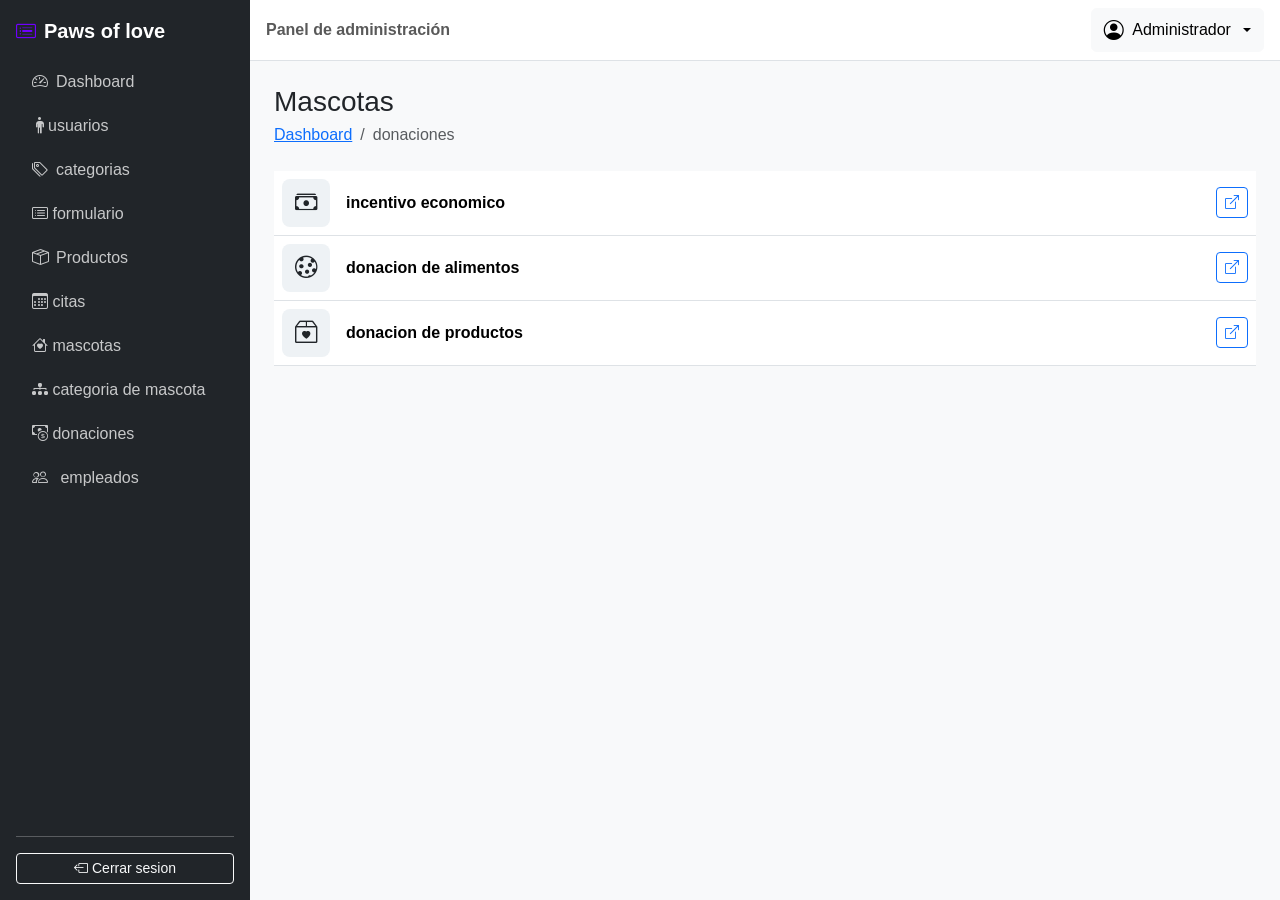
<file: donaciones.html>
<!DOCTYPE html>
<html lang="es">
<head>
    <meta charset="UTF-8">
    <meta name="viewport" content="width=device-width, initial-scale=1.0">
    <title>Mascotas | PAWS OF LOVE</title>
    <link href="https://cdn.jsdelivr.net/npm/bootstrap@5.3.3/dist/css/bootstrap.min.css" rel="stylesheet">
    <link href="https://cdn.jsdelivr.net/npm/bootstrap-icons@1.11.3/font/bootstrap-icons.min.css" rel="stylesheet">
    <link href="css/estilos.css" rel="stylesheet">
</head>
<body class="bg-body-tertiary">
    <aside class="offcanvas-lg offcanvas-start sidebar" tabindex="-1" id="menuLateral" aria-labelledby="tituloMenu">
        <div class="offcanvas-header border-bottom border-secondary">
            <h5 class="offcanvas-title" id="tituloMenu"><i class="bi bi-card-list me-2"></i>Paws of love</h5>
            <button type="button" class="btn-close btn-close-white" data-bs-dismiss="offcanvas" data-bs-target="#menuLateral" aria-label="Cerrar menu"></button>
        </div>
        <div class="offcanvas-body d-flex flex-column p-3">
            <a href="dashboard.html" class="d-none d-lg-flex align-items-center mb-3 text-white text-decoration-none fs-5 fw-bold">
                <i class="bi bi-card-list text-sena me-2"></i><span class="text-white">Paws of love</span>
            </a>
        <ul class="nav nav-pills flex-column mb-auto">
            <li class="nav-item"><a href="dashboard.html" class="nav-link"><i class="bi bi-speedometer2 me-2"></i>Dashboard</a></li>
            <li class="nav-item"><a href="usuarios.html" class="nav-link"><i class="bi bi-person-standing"></i>usuarios</a></li>  
            <li class="nav-item"><a href="categorias.html" class="nav-link"><i class="bi bi-tags me-2"></i>categorias</a></li>
            <li class="nav-item"><a href="formulario.html" class="nav-link" aria-current="page"><i class="bi bi-card-list"></i> formulario</a></li>
            <li class="nav-item"><a href="productos.html" class="nav-link"><i class="bi bi-box-seam me-2"></i>Productos</a></li>
            <li class="nav-item"><a href="citas.html" class="nav-link"><i class="bi bi-calendar3"></i> citas</a></li>
            <li class="nav-item"><a href="mascotas.html" class="nav-link"><i class="bi bi-house-heart"></i> mascotas</a></li>
            <li class="nav-item"><a href="categoria de mascotas.html" class="nav-link"><i class="bi bi-diagram-3-fill"></i> categoria de mascota</a></li>
            <li class="nav-item"><a href="donaciones.html" class="nav-link"><i class="bi bi-cash-coin"></i> donaciones</a></li>
            <li class="nav-item"><a href="empleados.html" class="nav-link"><i class="bi bi-people me-2"></i> empleados</a></li>
        </ul>
        <hr>
          <a href="index.html" class="btn btn-outline-light btn-sm"><i class="bi bi-box-arrow-left me-1"></i>Cerrar sesion</a>
        </div>
    </aside>
    <div class="contenido">
        <nav class="navbar bg-white border-bottom px-3 sticky-top">
            <button class="btn btn-outline-secondary d-lg-none" type="button" data-bs-toggle="offcancvas" data-bs-target="menuLateral" aria-controls="menuLateral" aria-label="Abrir menu">
                <i class="bi bi-list"></i>
             </button>
            <span class="navbar-text fw-semibold d-none d-sm-inline">Panel de administración</span>
        <div class="dropdown ms-auto">
              <button class="btn btn-light dropdown-toggle d-flex align-items-center gap-2" type="button" data-bs-toggle="dropdown" aria-expanded="false">
                     <i class="bi bi-person-circle fs-5"></i>
                     <span class="d-none d-md-inline">Administrador</span>
              </button>
                 <ul class="dropdown-menu dropdown-menu-end shadow">
                     <li><h6 class="dropdown-header">nombre@correo.com</h6></li>
                     <li><a class="dropdown-item" href="#"><i class="bi bi-person me-2"></i>Mi perfil</a></li>
                     <li><hr class="dropdown-divider"></li>
                     <li><a class="dropdown-item text-danger" href="index.html"><i class="bi bi-box-arrow-left me-2"></i>Cerrar sesión</a></li>
               </ul>
            </div>
        </nav>
        <main class="p-3 p-md-4">
            <div class="d-flex flex-wrap justify-content-between align-items-center gap-2 mb-4">
                <div>
                    <h1 class="h3 mb-1">Mascotas</h1>
                    <nav aria-label="breadcrumb">
                        <ol class="breadcrumb mb-0 small">
                            <li class="breadcrumb-item"><a href="dashboard.html">Dashboard</a></li>
                            <li class="breadcrumb-item active" aria-current="page">donaciones</li>
                        </ol>
                    </nav>
                </div>
            </div>
                <div class="card-body">
                    <div class="table-responsive">
                        <table class="table table-hover align-middle">
                            <tbody>
                                <tr>
                                    <td>
                                        <div class="d-flex align-items-center gap-3">
                                            <div class="miniatura"><i class="bi bi-cash-stack"></i></div>
                                            <div>
                                                <div class="fw-semibold">incentivo economico</div>
                                            </div>
                                        </div>
                                    </td>
                                    <td class="text-end text-nowrap">
                                        <button type="button" class="btn btn-sm btn-outline-primary" data-bs-toggle="modal" data-bs-target="#modalProducto" title="Editar"><i class="bi bi-box-arrow-up-right"></i></button>
                                    </td>
                                </tr>
                                <tr>
                                    <td>
                                        <div class="d-flex align-items-center gap-3">
                                            <div class="miniatura"><i class="bi bi-cookie"></i></div>
                                            <div>
                                                <div class="fw-semibold">donacion de alimentos</div>
                                            </div>
                                        </div>
                                    </td>
                                    <td class="text-end text-nowrap">
                                        <button type="button" class="btn btn-sm btn-outline-primary" data-bs-toggle="modal" data-bs-target="#modalProducto" title="Editar"><i class="bi bi-box-arrow-up-right"></i></button>
                                    </td>
                                </tr>
                                <tr>
                                    <td>
                                        <div class="d-flex align-items-center gap-3">
                                            <div class="miniatura"><i class="bi bi-box2-heart"></i></div>
                                            <div>
                                                <div class="fw-semibold">donacion de productos</div>
                                            </div>
                                        </div>
                                    </td>
                                    <td class="text-end text-nowrap">
                                        <button type="button" class="btn btn-sm btn-outline-primary" data-bs-toggle="modal" data-bs-target="#modalProducto" title="Editar"><i class="bi bi-box-arrow-up-right"></i></button>
                                    </td>
                                </tr>
                            </tbody>
                        </table>
                    </div>
                </div>
            </div>
            <div class="modal fade" id="modalProducto" tabindex="-1" aria-labelledby="tituloModalProducto" aria-hidden="true">
                <div class="modal-dialog modal-lg modal-dialog-scrollable">
                    <div class="modal-content">
                        <div class="modal-header">
                            <h2 class="modal-title fs-5" id="tituloModalProducto"> Datos de la donacion</h2>
                            <button type="button" class="btn-close" data-bs-dismiss="modal" aria-label="Cerrar"></button>
                        </div>
                        <div class="modal-body">
                            <form class="row g-3">
                                <div class="col-md-4">
                                    <label for="proCodigo" class="form-label"> Documento de identidad <span class="text-danger">*</span></label>
                                    <input type="text" class="form-control text-uppercase" id="proCodigo" placeholder="Ej: 1234567890" required>
                                </div>
                                <div class="col-md-8">
                                    <label for="proNombre" class="form-label">nombre completo<span class="text-danger">*</span></label>
                                    <input type="text" class="form-control" id="proNombre" placeholder="Ej: juan camilo rosales zalamanca" required>
                                </div>
                                <div class="col-md-6">
                                    <label for="proCategoria" class="form-label">Categoría <span class="text-danger">*</span></label>
                                    <select class="form-select" id="proCategoria" required>
                                        <option value="" selected disabled>Seleccione…</option>
                                        <option>alimento</option>
                                        <option>dinero</option>
                                        <option>producto</option>
                                    </select>
                                </div>
                                 <div class="col-md-6">
                                    <label for="catdonacion" class="form-label">categoria de donacion <span class="text-danger">*</span></label>
                                    <select class="form-select" id="catdonacion" required>
                                        <option value="" selected disabled>Seleccione…</option>
                                        <option>efectivo</option>
                                        <option>transferencia</option>
                                        <option>otro</option>
                                        
                                    </select>
                                </div>

                                <div class="col-12">
                                    <label for="proDescripcion" class="form-label">Descripción</label>
                                    <textarea class="form-control" id="proDescripcion" rows="3" placeholder="dinero a donar o productos donados"></textarea>
                                </div>
                            </form>
                        </div>
                        <div class="modal-footer">
                            <button type="button" class="btn btn-secondary" data-bs-dismiss="modal">Cancelar</button>
                            <button type="button" class="btn btn-sena" data-bs-dismiss="modal"><i class="bi bi-box-arrow-up-right"></i></i>realizar donacion</button>
                        </div>
                    </div>
                </div>
            </div>
        </main>
    </div>
    <script src="https://cdn.jsdelivr.net/npm/bootstrap@5.3.3/dist/js/bootstrap.bundle.min.js"></script>
</body>
</html>
</file>
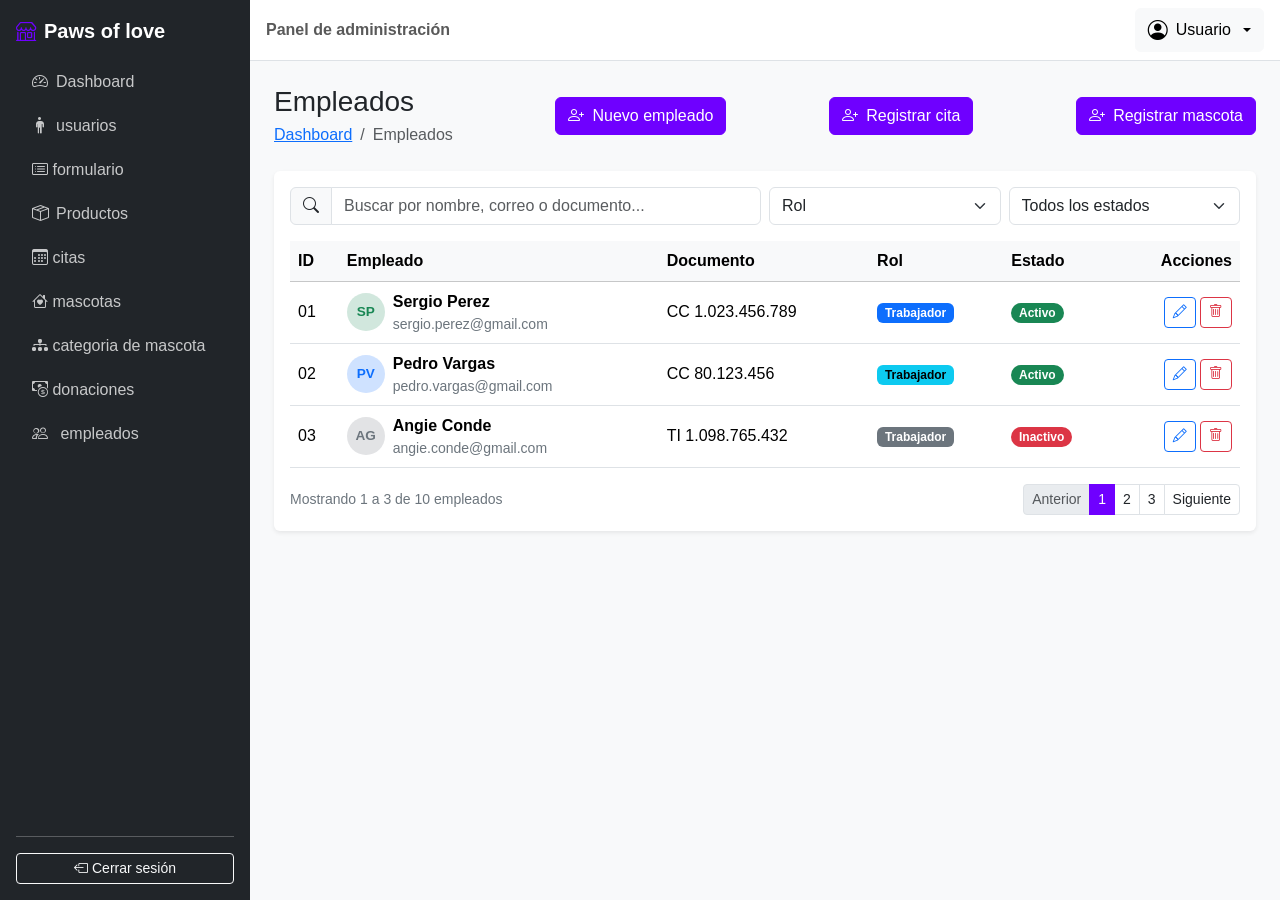
<file: empleados.html>
<!DOCTYPE html>
<html lang="es">
<head>
    <meta charset="UTF-8">
    <meta name="viewport" content="width=device-width, initial-scale=1.0">
    <title>Empleados | Paws of love</title>
    <link href="https://cdn.jsdelivr.net/npm/bootstrap@5.3.3/dist/css/bootstrap.min.css" rel="stylesheet">
    <link href="https://cdn.jsdelivr.net/npm/bootstrap-icons@1.11.3/font/bootstrap-icons.min.css" rel="stylesheet">
    <link href="css/estilos.css" rel="stylesheet">
</head>
<body class="bg-body-tertiary">
    <aside class="offcanvas-lg offcanvas-start sidebar" tabindex="-1" id="menuLateral" aria-labelledby="tituloMenu">
        <div class="offcanvas-header border-bottom border-secondary">
            <h5 class="offcanvas-title" id="tituloMenu"><i class="bi bi-shop me-2"></i>Paws of love</h5>
            <button type="button" class="btn-close btn-close-white" data-bs-dismiss="offcanvas" data-bs-target="#menuLateral" aria-label="Cerrar menú"></button>
        </div>
        <div class="offcanvas-body d-flex flex-column p-3">
            <a href="dashboard.html" class="d-none d-lg-flex align-items-center mb-3 text-white text-decoration-none fs-5 fw-bold">
                <i class="bi bi-shop me-2 text-sena"></i> Paws of love
            </a>
            <ul class="nav nav-pills flex-column mb-auto">
            <li class="nav-item"><a href="dashboard.html" class="nav-link"><i class="bi bi-speedometer2 me-2"></i>Dashboard</a></li>
            <li class="nav-item"><a href="usuarios.html" class="nav-link"><i class="bi bi-person-standing me-2"></i>usuarios</a></li>  
            <li class="nav-item"><a href="formulario.html" class="nav-link" aria-current="page"><i class="bi bi-card-list"></i> formulario</a></li>
            <li class="nav-item"><a href="productos.html" class="nav-link"><i class="bi bi-box-seam me-2"></i>Productos</a></li>
            <li class="nav-item"><a href="citas.html" class="nav-link"><i class="bi bi-calendar3"></i> citas</a></li>
            <li class="nav-item"><a href="mascotas.html" class="nav-link"><i class="bi bi-house-heart"></i> mascotas</a></li>
            <li class="nav-item"><a href="categoria_de_mascotas.html" class="nav-link"><i class="bi bi-diagram-3-fill"></i> categoria de mascota</a></li>
            <li class="nav-item"><a href="donaciones.html" class="nav-link"><i class="bi bi-cash-coin"></i> donaciones</a></li>
            <li class="nav-item"><a href="empleados.html" class="nav-link"><i class="bi bi-people me-2"></i> empleados</a></li>
        </ul>
            <hr>
            <a href="index.html" class="btn btn-outline-light btn-sm"><i class="bi bi-box-arrow-left me-1"></i>Cerrar sesión</a>
        </div>
    </aside>
    <div class="contenido">
        <nav class="navbar bg-white border-bottom px-3 sticky-top">
            <button class="btn btn-outline-secondary d-lg-none" type="button" data-bs-toggle="offcanvas" data-bs-target="#menuLateral" aria-controls="menuLateral" aria-label="Abrir menú">
                <i class="bi bi-list"></i>
            </button>
            <span class="navbar-text fw-semibold d-none d-sm-inline">Panel de administración</span>
            <div class="dropdown ms-auto">
                <button class="btn btn-light dropdown-toggle d-flex align-items-center gap-2" type="button" data-bs-toggle="dropdown" aria-expanded="false">
                    <i class="bi bi-person-circle fs-5"></i>
                    <span class="d-none d-md-inline">Usuario</span>
                </button>
                <ul class="dropdown-menu dropdown-menu-end shadow">
                    <li><h6 class="dropdown-header">nombre@correo.com</h6></li>
                    <li><a class="dropdown-item" href="#"><i class="bi bi-person me-2"></i>Mi perfil</a></li>
                    <li><hr class="dropdown-divider"></li>
                    <li><a class="dropdown-item text-danger" href="index.html"><i class="bi bi-box-arrow-left me-2"></i>Cerrar sesión</a></li>
                </ul>
            </div>
        </nav>
        <main class="p-3 p-md-4">
            <div class="d-flex flex-wrap justify-content-between align-items-center gap-2 mb-4">
                <div>
                    <h1 class="h3 mb-1">Empleados</h1>
                    <nav aria-label="breadcrumb">
                        <ol class="breadcrumb mb-0 small">
                            <li class="breadcrumb-item"><a href="dashboard.html">Dashboard</a></li>
                            <li class="breadcrumb-item active" aria-current="page">Empleados</li>
                        </ol>
                    </nav>
                </div>
                <button type="button" class="btn btn-sena" data-bs-toggle="modal" data-bs-target="#modalEmpleado">
                    <i class="bi bi-person-plus me-1"></i> Nuevo empleado
                </button>

                  <button type="button" class="btn btn-sena" data-bs-toggle="modal" data-bs-target="#modalCitas">
                    <i class="bi bi-person-plus me-1"></i> Registrar cita
                </button>

                  <button type="button" class="btn btn-sena" data-bs-toggle="modal" data-bs-target="#modalMascotas">
                    <i class="bi bi-person-plus me-1"></i> Registrar mascota
                  </button>

            </div>
            <div class="card border-0 shadow-sm">
                <div class="card-body">
                    <form class="row g-2 mb-3" role="search">
                        <div class="col-md-6">
                            <div class="input-group">
                                <span class="input-group-text"><i class="bi bi-search"></i></span>
                                <input type="search" class="form-control" placeholder="Buscar por nombre, correo o documento..." aria-label="Buscar empleado">
                            </div>
                        </div>
                        <div class="col-6 col-md-3">
                            <select class="form-select" aria-label="Filtrar por rol">
                                <option selected>Rol</option>
                                <option>Administrador</option>
                            </select>
                        </div>
                        <div class="col-6 col-md-3">
                            <select class="form-select" aria-label="Filtrar por estado">
                                <option selected>Todos los estados</option>
                                <option>Activo</option>
                                <option>Inactivo</option>
                            </select>
                        </div>
                    </form>
                    <div class="table-responsive">
                        <table class="table table-hover align-middle">
                            <thead class="table-light">
                                <tr>
                                    <th scope="col">ID</th>
                                    <th scope="col">Empleado</th>
                                    <th scope="col">Documento</th>
                                    <th scope="col">Rol</th>
                                    <th scope="col">Estado</th>
                                    <th scope="col" class="text-end">Acciones</th>
                                </tr>
                            </thead>
                            <tbody>
                                <tr>
                                    <td>01</td>
                                    <td>
                                        <div class="d-flex align-items-center gap-2">
                                            <span class="avatar bg-success-subtle text-success">SP</span>
                                            <div>
                                                <div class="fw-semibold">Sergio Perez</div>
                                                <div class="small text-secondary">sergio.perez@gmail.com</div>
                                            </div>
                                        </div>
                                    </td>
                                    <td>CC 1.023.456.789</td>
                                    <td><span class="badge text-bg-primary">Trabajador</span></td>
                                    <td><span class="badge rounded-pill text-bg-success">Activo</span></td>
                                    <td class="text-end text-nowrap">
                                        <button type="button" class="btn btn-sm btn-outline-primary" data-bs-toggle="modal" data-bs-target="#modalEmpleado" title="Editar">
                                            <i class="bi bi-pencil"></i>
                                        </button>
                                        <button type="button" class="btn btn-sm btn-outline-danger" data-bs-toggle="modal" data-bs-target="#modalEliminar" title="Eliminar">
                                            <i class="bi bi-trash"></i>
                                        </button>
                                    </td>
                                </tr>
                                <tr>
                                    <td>02</td>
                                    <td>
                                        <div class="d-flex align-items-center gap-2">
                                            <span class="avatar bg-primary-subtle text-primary">PV</span>
                                            <div>
                                                <div class="fw-semibold">Pedro Vargas</div>
                                                <div class="small text-secondary">pedro.vargas@gmail.com</div>
                                            </div>
                                        </div>
                                    </td>
                                    <td>CC 80.123.456</td>
                                    <td><span class="badge text-bg-info">Trabajador</span></td>
                                    <td><span class="badge rounded-pill text-bg-success">Activo</span></td>
                                    <td class="text-end text-nowrap">
                                        <button type="button" class="btn btn-sm btn-outline-primary" data-bs-toggle="modal" data-bs-target="#modalEmpleado" title="Editar">
                                            <i class="bi bi-pencil"></i>
                                            </button>
                                        <button type="button" class="btn btn-sm btn-outline-danger" data-bs-toggle="modal" data-bs-target="#modalEliminar" title="Eliminar">
                                            <i class="bi bi-trash"></i>
                                        </button>
                                    </td>
                                </tr>
                                <tr>
                                    <td>03</td>
                                    <td>
                                        <div class="d-flex align-items-center gap-2">
                                            <span class="avatar bg-secondary-subtle text-secondary">AG</span>
                                            <div>
                                                <div class="fw-semibold">Angie Conde</div>
                                                <div class="small text-secondary">angie.conde@gmail.com</div>
                                            </div>
                                        </div>
                                    </td>
                                    <td>TI 1.098.765.432</td>
                                    <td><span class="badge text-bg-secondary">Trabajador</span></td>
                                    <td><span class="badge rounded-pill text-bg-danger">Inactivo</span></td>
                                    <td class="text-end text-nowrap">
                                        <button type="button" class="btn btn-sm btn-outline-primary" data-bs-toggle="modal" data-bs-target="#modalEmpleado" title="Editar">
                                         <i class="bi bi-pencil"></i>
                                        </button>
                                        <button type="button" class="btn btn-sm btn-outline-danger" data-bs-toggle="modal" data-bs-target="#modalEliminar" title="Eliminar">
                                        <i class="bi bi-trash"></i>
                                        </button>
                                    </td>
                                </tr>
                            </tbody>
                        </table>
                    </div>
                    <div class="d-flex flex-wrap justify-content-between align-items-center gap-2">
                        <small class="text-secondary">Mostrando 1 a 3 de 10 empleados</small>
                        <nav aria-label="Paginación de empleados">
                            <ul class="pagination pagination-sm mb-0">
                                <li class="page-item disabled"><a class="page-link" href="#">Anterior</a></li>
                                <li class="page-item active" aria-current="page"><a class="page-link" href="#">1</a></li>
                                <li class="page-item"><a class="page-link" href="#">2</a></li>
                                <li class="page-item"><a class="page-link" href="#">3</a></li>
                                <li class="page-item"><a class="page-link" href="#">Siguiente</a></li>
                            </ul>
                        </nav>
                    </div>
                </div>
            </div>
            <div class="modal fade" id="modalEmpleado" tabindex="-1" aria-labelledby="tituloModalEmpleado" aria-hidden="true">
                <div class="modal-dialog modal-lg modal-dialog-scrollable">
                    <div class="modal-content">
                        <div class="modal-header">
                            <h2 class="modal-title fs-5" id="tituloModalEmpleado"><i class="bi bi-person-vcard me-2"></i>Datos del empleado</h2>
                            <button type="button" class="btn-close" data-bs-dismiss="modal" aria-label="Cerrar"></button>
                        </div>
                        <div class="modal-body">
                            <form class="row g-3">
                                <div class="col-md-6">
                                    <label for="usuNombres" class="form-label">Nombres</label>
                                    <input type="text" class="form-control" id="usuNombres" placeholder="Ej: Laura" required>
                                </div>
                                <div class="col-md-6">
                                    <label for="usuApellidos" class="form-label">Apellidos</label>
                                    <input type="text" class="form-control" id="usuApellidos" placeholder="Ej: Pérez Rojas" required>
                                </div>
                                <div class="col-md-4">
                                    <label for="usuTipoDoc" class="form-label">Tipo de documento</label>
                                    <select class="form-select" id="usuTipoDoc">
                                        <option value="CC">Cédula de ciudadanía</option>
                                        <option value="TI">Tarjeta de identidad</option>
                                        <option value="CE">Cédula de extranjería</option>
                                        <option value="PP">Pasaporte</option>
                                    </select>
                                </div>
                                <div class="col-md-8">
                                    <label for="usuDocumento" class="form-label">Número de documento</label>
                                    <input type="text" class="form-control" id="usuDocumento" inputmode="numeric" placeholder="Sin puntos ni espacios">
                                </div>
                                <div class="col-md-6">
                                    <label for="usuCorreo" class="form-label">Correo electrónico</label>
                                    <input type="email" class="form-control" id="usuCorreo" placeholder="nombre@correo.com" required>
                                </div>
                                <div class="col-md-6">
                                    <label for="usuTelefono" class="form-label">Teléfono</label>
                                    <input type="tel" class="form-control" id="usuTelefono" placeholder="300 123 4567">
                                </div>
                                <div class="col-md-6">
                                    <label for="usuRol" class="form-label">Rol</label>
                                    <select class="form-select" id="usuRol" required>
                                        <option value="" selected disabled>Seleccione</option>
                                        <option>Trabajador</option>
                                    </select>
                                </div>
                                <!-- Mitad. -->
                                <div class="col-md-6">
                                    <!-- Etiqueta. -->
                                    <label for="usuClave" class="form-label">Contraseña</label>
                                    <input type="password" class="form-control" id="usuClave" aria-describedby="ayudaClave">
                                    <div id="ayudaClave" class="form-text">Digite su contraseña</div>
                                </div>
                                <div class="col-12">
                                    <div class="form-check form-switch">
                                        <input class="form-check-input" type="checkbox" role="switch" id="usuActivo" checked>
                                        <label class="form-check-label" for="usuActivo">Usuario activo</label>
                                    </div>
                                </div>
                            </form>
                        </div>
                        <div class="modal-footer">
                            <button type="button" class="btn btn-secondary" data-bs-dismiss="modal">Cancelar</button>
                            <button type="button" class="btn btn-sena" data-bs-dismiss="modal"><i class="bi bi-save me-1"></i>Guardar</button>
                        </div>
                    </div>
                </div>
            </div>
            <div class="modal fade" id="modalEliminar" tabindex="-1" aria-labelledby="tituloModalEliminar" aria-hidden="true">
                <div class="modal-dialog modal-dialog-centered modal-sm">
                    <div class="modal-content">
                        <div class="modal-body text-center p-4">
                            <i class="bi bi-exclamation-triangle text-danger display-5"></i>
                            <h2 class="h5 mt-3" id="tituloModalEliminar">¿Eliminar este empleado?</h2>
                            <p class="text-secondary small mb-0">Esta acción no se puede deshacer.</p>
                        </div>
                        <div class="modal-footer justify-content-center border-0 pt-0">
                            <button type="button" class="btn btn-light" data-bs-dismiss="modal">Cancelar</button>
                            <button type="button" class="btn btn-danger" data-bs-dismiss="modal">Sí, eliminar</button>
                        </div>
                             </ul>
                        </nav>
                    </div>
                </div>
            </div>
            <div class="modal fade" id="modalCitas" tabindex="-1" aria-labelledby="tituloModalCitas" aria-hidden="true">
                <div class="modal-dialog modal-lg modal-dialog-scrollable">
                    <div class="modal-content">
                        <div class="modal-header">
                            <h2 class="modal-title fs-5" id="tituloModalCitas"><i class="bi bi-person-vcard me-2"></i>Datos del empleado</h2>
                            <button type="button" class="btn-close" data-bs-dismiss="modal" aria-label="Cerrar"></button>
                        </div>
                        <div class="modal-body">
                            <form class="row g-3">
                                <div class="col-md-6">
                                    <label for="usuNombres" class="form-label">Nombres</label>
                                    <input type="text" class="form-control" id="usuNombres" placeholder="Ej: Laura" required>
                                </div>
                                <div class="col-md-6">
                                    <label for="usuApellidos" class="form-label">Apellidos</label>
                                    <input type="text" class="form-control" id="usuApellidos" placeholder="Ej: Pérez Rojas" required>
                                </div>
                                <div class="col-md-4">
                                    <label for="usuTipoDoc" class="form-label">Tipo de documento</label>
                                    <select class="form-select" id="usuTipoDoc">
                                        <option value="CC">Cédula de ciudadanía</option>
                                        <option value="TI">Tarjeta de identidad</option>
                                        <option value="CE">Cédula de extranjería</option>
                                        <option value="PP">Pasaporte</option>
                                    </select>
                                </div>
                                <div class="col-md-8">
                                    <label for="usuDocumento" class="form-label">Número de documento</label>
                                    <input type="text" class="form-control" id="usuDocumento" inputmode="numeric" placeholder="Sin puntos ni espacios">
                                </div>
                                <div class="col-md-6">
                                    <label for="usuCorreo" class="form-label">Correo electrónico</label>
                                    <input type="email" class="form-control" id="usuCorreo" placeholder="nombre@correo.com" required>
                                </div>
                                <div class="col-md-6">
                                    <label for="usuTelefono" class="form-label">Teléfono</label>
                                    <input type="tel" class="form-control" id="usuTelefono" placeholder="300 123 4567">
                                </div>
                                <div class="col-md-6">
                                    <label for="usuRol" class="form-label">Rol</label>
                                    <select class="form-select" id="usuRol" required>
                                        <option value="" selected disabled>Seleccione</option>
                                        <option>Trabajador</option>
                                    </select>
                                </div>
                                <!-- Mitad. -->
                                <div class="col-md-6">
                                    <!-- Etiqueta. -->
                                    <label for="usuClave" class="form-label">Contraseña</label>
                                    <input type="password" class="form-control" id="usuClave" aria-describedby="ayudaClave">
                                    <div id="ayudaClave" class="form-text">Digite su contraseña</div>
                                </div>
                                <div class="col-12">
                                    <div class="form-check form-switch">
                                        <input class="form-check-input" type="checkbox" role="switch" id="usuActivo" checked>
                                        <label class="form-check-label" for="usuActivo">Usuario activo</label>
                                    </div>
                                </div>
                            </form>
                        </div>
                        <div class="modal-footer">
                            <button type="button" class="btn btn-secondary" data-bs-dismiss="modal">Cancelar</button>
                            <button type="button" class="btn btn-sena" data-bs-dismiss="modal"><i class="bi bi-save me-1"></i>Guardar</button>
                        </div>
                    </div>
                </div>
            </div>
            <div class="modal fade" id="modalEliminar" tabindex="-1" aria-labelledby="tituloModalEliminar" aria-hidden="true">
                <div class="modal-dialog modal-dialog-centered modal-sm">
                    <div class="modal-content">
                        <div class="modal-body text-center p-4">
                            <i class="bi bi-exclamation-triangle text-danger display-5"></i>
                            <h2 class="h5 mt-3" id="tituloModalEliminar">¿Eliminar este empleado?</h2>
                            <p class="text-secondary small mb-0">Esta acción no se puede deshacer.</p>
                        </div>
                        <div class="modal-footer justify-content-center border-0 pt-0">
                            <button type="button" class="btn btn-light" data-bs-dismiss="modal">Cancelar</button>
                            <button type="button" class="btn btn-danger" data-bs-dismiss="modal">Sí, eliminar</button>
                    </div>
                </div>
            </div>
        </main>
    </div>
    <script src="https://cdn.jsdelivr.net/npm/bootstrap@5.3.3/dist/js/bootstrap.bundle.min.js"></script>
</body>
</html>
</file>
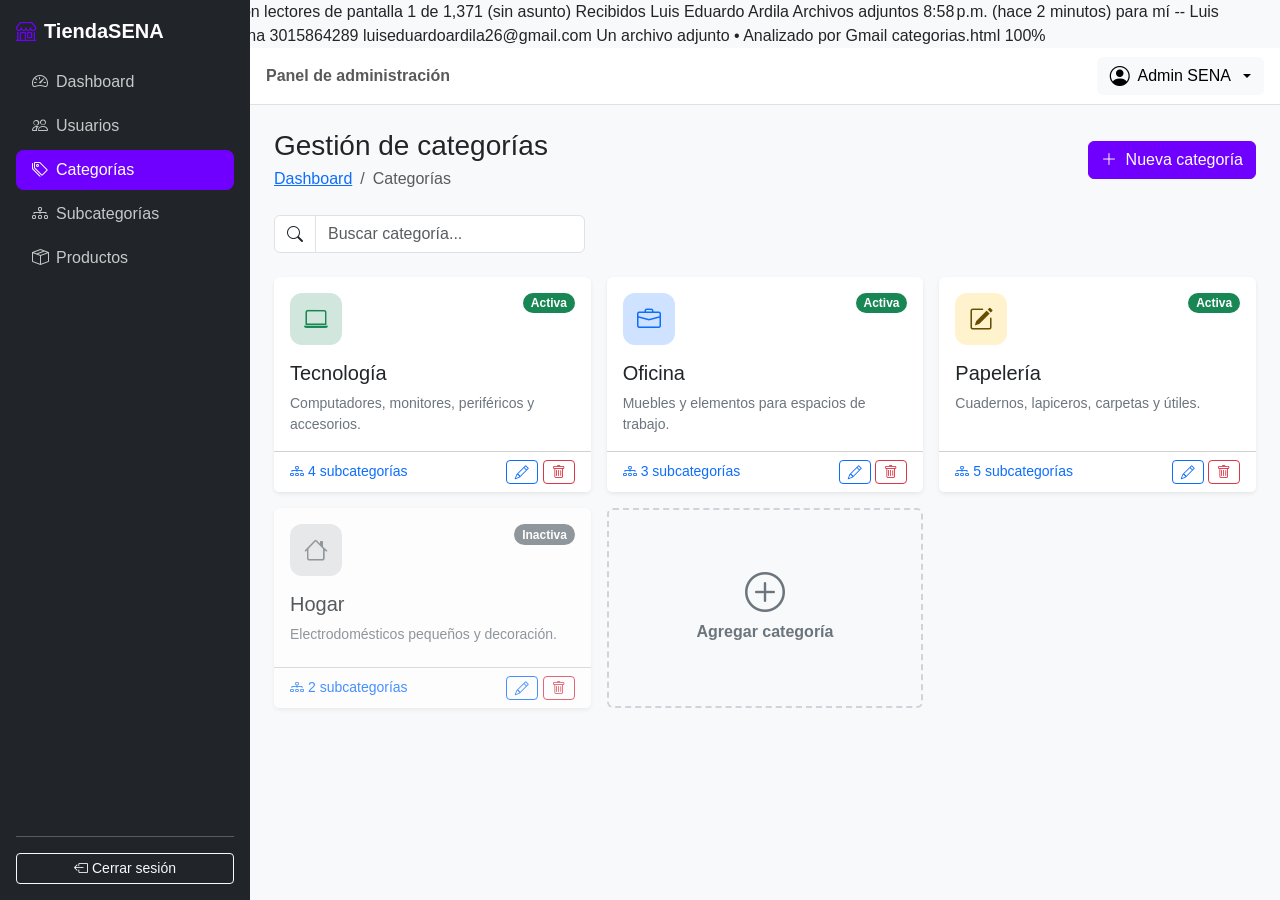
<file: ensayo.html>
Ir al contenido
Cómo usar Gmail con lectores de pantalla
1 de 1,371
(sin asunto)
Recibidos

Luis Eduardo Ardila <luiseduardoardila26@gmail.com>
Archivos adjuntos
8:58 p.m. (hace 2 minutos)
para mí



--
Luis Eduardo Bolivar Ardila 
Aprendiz-sena 
3015864289
luiseduardoardila26@gmail.com
 Un archivo adjunto
  •  Analizado por Gmail



categorias.html
100%
<!DOCTYPE html> <!-- Documento HTML5. -->
<!-- Raíz en español. -->
<html lang="es">
<!-- Abre la cabecera. -->
<head>
    <!-- Codificación UTF-8. -->
    <meta charset="UTF-8">
    <!-- Diseño adaptable. -->
    <meta name="viewport" content="width=device-width, initial-scale=1.0">
    <!-- Título de la pestaña. Cambia en cada módulo. -->
    <title>Categorías | TiendaSENA</title>
    <!-- CSS de Bootstrap. -->
    <link href="https://cdn.jsdelivr.net/npm/bootstrap@5.3.3/dist/css/bootstrap.min.css" rel="stylesheet">
    <!-- Íconos. -->
    <link href="https://cdn.jsdelivr.net/npm/bootstrap-icons@1.11.3/font/bootstrap-icons.min.css" rel="stylesheet">
    <!-- Nuestros estilos (después de Bootstrap). -->
    <link href="css/estilos.css" rel="stylesheet">
<!-- Cierra la cabecera. -->
</head>
<!-- Fondo gris muy claro para que las tarjetas blancas resalten. -->
<body class="bg-body-tertiary">

    <!-- ===================== MENÚ LATERAL ===================== -->
    <!-- offcanvas-lg: en pantallas menores a lg es un panel oculto que se desliza; desde lg se muestra normal. offcanvas-start lo hace salir por la izquierda. sidebar es nuestra clase. El id lo usa el botón que lo abre. -->
    <aside class="offcanvas-lg offcanvas-start sidebar" tabindex="-1" id="menuLateral" aria-labelledby="tituloMenu">
        <!-- Encabezado del panel; Bootstrap solo lo muestra en celular. -->
        <div class="offcanvas-header border-bottom border-secondary">
            <!-- Nombre del sistema en el panel móvil. -->
            <h5 class="offcanvas-title" id="tituloMenu"><i class="bi bi-shop me-2"></i>TiendaSENA</h5>
            <!-- Botón “X” blanco que cierra el panel. data-bs-target indica cuál panel cerrar. -->
            <button type="button" class="btn-close btn-close-white" data-bs-dismiss="offcanvas" data-bs-target="#menuLateral" aria-label="Cerrar menú"></button>
        <!-- Cierra el encabezado móvil. -->
        </div>
        <!-- Cuerpo del menú: Flexbox en columna para apilar logo, enlaces y botón de salida. -->
        <div class="offcanvas-body d-flex flex-column p-3">
            <!-- Logo que solo se ve en computador (d-none d-lg-flex): en celular ya está en el encabezado del panel. Al hacer clic vuelve al dashboard. -->
            <a href="dashboard.html" class="d-none d-lg-flex align-items-center mb-3 text-white text-decoration-none fs-5 fw-bold">
                <!-- Ícono verde y nombre. -->
                <i class="bi bi-shop me-2 text-sena"></i> TiendaSENA
            <!-- Cierra el logo. -->
            </a>
            <!-- Lista de navegación en columna (flex-column). nav-pills da forma de “píldora” al enlace activo. mb-auto empuja lo que sigue hasta el fondo. -->
            <ul class="nav nav-pills flex-column mb-auto">
                <!-- Enlace al dashboard. active lo resalta en verde y aria-current="page" avisa a los lectores de pantalla que es la página actual. **En cada módulo, el active pasa a su propio enlace.** -->
                <li class="nav-item"><a href="dashboard.html" class="nav-link"><i class="bi bi-speedometer2 me-2"></i>Dashboard</a></li>
                <!-- Enlace al módulo de usuarios (clase 5). -->
                <li class="nav-item"><a href="usuarios.html" class="nav-link"><i class="bi bi-people me-2"></i>Usuarios</a></li>
                <!-- Enlace a categorías (clase 6). -->
                <li class="nav-item"><a href="categorias.html" class="nav-link active" aria-current="page"><i class="bi bi-tags me-2"></i>Categorías</a></li>
                <!-- Enlace a subcategorías (clase 7). -->
                <li class="nav-item"><a href="subcategorias.html" class="nav-link"><i class="bi bi-diagram-3 me-2"></i>Subcategorías</a></li>
                <!-- Enlace a productos (clase 8). -->
                <li class="nav-item"><a href="productos.html" class="nav-link"><i class="bi bi-box-seam me-2"></i>Productos</a></li>
            <!-- Cierra la lista de navegación. -->
            </ul>
            <!-- Línea divisoria. -->
            <hr>
            <!-- Botón que vuelve al login (index.html): así “se cierra la sesión” en el prototipo. -->
            <a href="index.html" class="btn btn-outline-light btn-sm"><i class="bi bi-box-arrow-left me-1"></i>Cerrar sesión</a>
        <!-- Cierra el cuerpo del menú. -->
        </div>
    <!-- Cierra el menú lateral. -->
    </aside>

    <!-- ===================== ZONA DERECHA ===================== -->
    <!-- Nuestra clase contenido aplica el margin-left en computador. -->
    <div class="contenido">

        <!-- Barra superior -->
        <!-- Barra blanca con borde inferior. sticky-top la deja pegada arriba al hacer scroll. -->
        <nav class="navbar bg-white border-bottom px-3 sticky-top">
            <!-- Botón para abrir el menú en celular. d-lg-none lo oculta en computador (allá el menú siempre se ve). data-bs-toggle="offcanvas" + data-bs-target="#menuLateral" abren el panel. -->
            <button class="btn btn-outline-secondary d-lg-none" type="button" data-bs-toggle="offcanvas" data-bs-target="#menuLateral" aria-controls="menuLateral" aria-label="Abrir menú">
                <!-- Ícono de “hamburguesa”. -->
                <i class="bi bi-list"></i>
            <!-- Cierra el botón. -->
            </button>
            <!-- Texto de la barra; se oculta en celulares muy pequeños (d-none d-sm-inline). -->
            <span class="navbar-text fw-semibold d-none d-sm-inline">Panel de administración</span>
            <!-- Menú desplegable del usuario; ms-auto lo empuja a la derecha. -->
            <div class="dropdown ms-auto">
                <!-- Botón que abre el desplegable. dropdown-toggle dibuja la flechita; data-bs-toggle="dropdown" lo hace funcionar. -->
                <button class="btn btn-light dropdown-toggle d-flex align-items-center gap-2" type="button" data-bs-toggle="dropdown" aria-expanded="false">
                    <!-- Ícono de usuario. -->
                    <i class="bi bi-person-circle fs-5"></i>
                    <!-- Nombre del usuario, visible desde tablet. -->
                    <span class="d-none d-md-inline">Admin SENA</span>
                <!-- Cierra el botón. -->
                </button>
                <!-- Lista de opciones. dropdown-menu-end la alinea a la derecha para que no se salga de la pantalla. -->
                <ul class="dropdown-menu dropdown-menu-end shadow">
                    <!-- Encabezado no clicable dentro del menú. -->
                    <li><h6 class="dropdown-header">admin@sena.edu.co</h6></li>
                    <!-- Opción del menú (pantalla aún no construida). -->
                    <li><a class="dropdown-item" href="#"><i class="bi bi-person me-2"></i>Mi perfil</a></li>
                    <!-- Línea separadora. -->
                    <li><hr class="dropdown-divider"></li>
                    <!-- Otra forma de salir, en rojo (text-danger). -->
                    <li><a class="dropdown-item text-danger" href="index.html"><i class="bi bi-box-arrow-left me-2"></i>Cerrar sesión</a></li>
                <!-- Cierra la lista. -->
                </ul>
            <!-- Cierra el desplegable. -->
            </div>
        <!-- Cierra la barra superior. -->
        </nav>

        <!-- Contenido de la página -->
        <!-- Relleno 3 en celular y 4 desde tablet. -->
        <main class="p-3 p-md-4">
<!-- INICIO CONTENIDO -->
            <!-- Encabezado del módulo -->
            <!-- Flexbox con salto de línea en celular. -->
            <div class="d-flex flex-wrap justify-content-between align-items-center gap-2 mb-4">
                <!-- Bloque del título. -->
                <div>
                    <!-- Título. -->
                    <h1 class="h3 mb-1">Gestión de categorías</h1>
                    <!-- Migas de pan. -->
                    <nav aria-label="breadcrumb">
                        <!-- Lista de migas. -->
                        <ol class="breadcrumb mb-0 small">
                            <!-- Enlace al dashboard. -->
                            <li class="breadcrumb-item"><a href="dashboard.html">Dashboard</a></li>
                            <!-- Página actual. -->
                            <li class="breadcrumb-item active" aria-current="page">Categorías</li>
                        <!-- Cierra la lista. -->
                        </ol>
                    <!-- Cierra las migas. -->
                    </nav>
                <!-- Cierra el bloque. -->
                </div>
                <!-- Abre el modal #modalCategoria. -->
                <button type="button" class="btn btn-sena" data-bs-toggle="modal" data-bs-target="#modalCategoria">
                    <!-- Ícono “+” y texto. -->
                    <i class="bi bi-plus-lg me-1"></i> Nueva categoría
                <!-- Cierra el botón. -->
                </button>
            <!-- Cierra el encabezado. -->
            </div>

            <!-- Buscador -->
            <!-- Fila de la rejilla. -->
            <div class="row mb-4">
                <!-- El buscador no ocupa todo el ancho en pantallas grandes. -->
                <div class="col-md-6 col-lg-4">
                    <!-- Grupo de entrada. -->
                    <div class="input-group">
                        <!-- Lupa con fondo blanco. -->
                        <span class="input-group-text bg-white"><i class="bi bi-search"></i></span>
                        <!-- Campo de búsqueda. -->
                        <input type="search" class="form-control" placeholder="Buscar categoría..." aria-label="Buscar categoría">
                    <!-- Cierra el grupo. -->
                    </div>
                <!-- Cierra la columna. -->
                </div>
            <!-- Cierra la fila. -->
            </div>

            <!-- Rejilla de tarjetas -->
            <!-- 1 tarjeta por fila en celular, 2 en tablet y 3 en pantallas grandes. g-3 = espacio entre ellas. -->
            <div class="row row-cols-1 row-cols-md-2 row-cols-xl-3 g-3">
                <!-- Categoría 1. -->
                <div class="col">
                    <!-- Tarjeta; h-100 iguala las alturas de la fila. -->
                    <div class="card border-0 shadow-sm h-100">
                        <!-- Cuerpo. -->
                        <div class="card-body">
                            <!-- Fila superior: ícono a la izquierda, estado a la derecha. -->
                            <div class="d-flex justify-content-between align-items-start mb-3">
                                <!-- Reutilizamos icono-kpi del dashboard. -->
                                <div class="icono-kpi bg-success-subtle text-success"><i class="bi bi-laptop"></i></div>
                                <!-- Estado. -->
                                <span class="badge rounded-pill text-bg-success">Activa</span>
                            <!-- Cierra la fila superior. -->
                            </div>
                            <!-- Nombre de la categoría. -->
                            <h2 class="h5 card-title">Tecnología</h2>
                            <!-- Descripción. -->
                            <p class="card-text text-secondary small mb-0">Computadores, monitores, periféricos y accesorios.</p>
                        <!-- Cierra el cuerpo. -->
                        </div>
                        <!-- Pie: enlace a la izquierda y acciones a la derecha. -->
                        <div class="card-footer bg-white d-flex justify-content-between align-items-center">
                            <!-- Enlace entre módulos: lleva a las subcategorías de esta categoría. -->
                            <a href="subcategorias.html" class="small text-decoration-none"><i class="bi bi-diagram-3 me-1"></i>4 subcategorías</a>
                            <!-- Acciones sin salto de línea. -->
                            <div class="text-nowrap">
                                <!-- Editar: abre el mismo modal del formulario. -->
                                <button type="button" class="btn btn-sm btn-outline-primary" data-bs-toggle="modal" data-bs-target="#modalCategoria" title="Editar"><i class="bi bi-pencil"></i></button>
                                <!-- Eliminar: abre la confirmación. -->
                                <button type="button" class="btn btn-sm btn-outline-danger" data-bs-toggle="modal" data-bs-target="#modalEliminar" title="Eliminar"><i class="bi bi-trash"></i></button>
                            <!-- Cierra las acciones. -->
                            </div>
                        <!-- Cierra el pie. -->
                        </div>
                    <!-- Cierra la tarjeta. -->
                    </div>
                <!-- Cierra la categoría 1. -->
                </div>
                <!-- Categoría 2 (misma estructura). -->
                <div class="col">
                    <!-- Tarjeta. -->
                    <div class="card border-0 shadow-sm h-100">
                        <!-- Cuerpo. -->
                        <div class="card-body">
                            <!-- Fila superior. -->
                            <div class="d-flex justify-content-between align-items-start mb-3">
                                <!-- Ícono de maletín. -->
                                <div class="icono-kpi bg-primary-subtle text-primary"><i class="bi bi-briefcase"></i></div>
                                <!-- Estado. -->
                                <span class="badge rounded-pill text-bg-success">Activa</span>
                            <!-- Cierra la fila. -->
                            </div>
                            <!-- Nombre. -->
                            <h2 class="h5 card-title">Oficina</h2>
                            <!-- Descripción. -->
                            <p class="card-text text-secondary small mb-0">Muebles y elementos para espacios de trabajo.</p>
                        <!-- Cierra el cuerpo. -->
                        </div>
                        <!-- Pie. -->
                        <div class="card-footer bg-white d-flex justify-content-between align-items-center">
                            <!-- Enlace a subcategorías. -->
                            <a href="subcategorias.html" class="small text-decoration-none"><i class="bi bi-diagram-3 me-1"></i>3 subcategorías</a>
                            <!-- Acciones. -->
                            <div class="text-nowrap">
                                <!-- Editar. -->
                                <button type="button" class="btn btn-sm btn-outline-primary" data-bs-toggle="modal" data-bs-target="#modalCategoria" title="Editar"><i class="bi bi-pencil"></i></button>
                                <!-- Eliminar. -->
                                <button type="button" class="btn btn-sm btn-outline-danger" data-bs-toggle="modal" data-bs-target="#modalEliminar" title="Eliminar"><i class="bi bi-trash"></i></button>
                            <!-- Cierra las acciones. -->
                            </div>
                        <!-- Cierra el pie. -->
                        </div>
                    <!-- Cierra la tarjeta. -->
                    </div>
                <!-- Cierra la categoría 2. -->
                </div>
                <!-- Categoría 3. -->
                <div class="col">
                    <!-- Tarjeta. -->
                    <div class="card border-0 shadow-sm h-100">
                        <!-- Cuerpo. -->
                        <div class="card-body">
                            <!-- Fila superior. -->
                            <div class="d-flex justify-content-between align-items-start mb-3">
                                <!-- Ícono de papelería. -->
                                <div class="icono-kpi bg-warning-subtle text-warning-emphasis"><i class="bi bi-pencil-square"></i></div>
                                <!-- Estado. -->
                                <span class="badge rounded-pill text-bg-success">Activa</span>
                            <!-- Cierra la fila. -->
                            </div>
                            <!-- Nombre. -->
                            <h2 class="h5 card-title">Papelería</h2>
                            <!-- Descripción. -->
                            <p class="card-text text-secondary small mb-0">Cuadernos, lapiceros, carpetas y útiles.</p>
                        <!-- Cierra el cuerpo. -->
                        </div>
                        <!-- Pie. -->
                        <div class="card-footer bg-white d-flex justify-content-between align-items-center">
                            <!-- Enlace a subcategorías. -->
                            <a href="subcategorias.html" class="small text-decoration-none"><i class="bi bi-diagram-3 me-1"></i>5 subcategorías</a>
                            <!-- Acciones. -->
                            <div class="text-nowrap">
                                <!-- Editar. -->
                                <button type="button" class="btn btn-sm btn-outline-primary" data-bs-toggle="modal" data-bs-target="#modalCategoria" title="Editar"><i class="bi bi-pencil"></i></button>
                                <!-- Eliminar. -->
                                <button type="button" class="btn btn-sm btn-outline-danger" data-bs-toggle="modal" data-bs-target="#modalEliminar" title="Eliminar"><i class="bi bi-trash"></i></button>
                            <!-- Cierra las acciones. -->
                            </div>
                        <!-- Cierra el pie. -->
                        </div>
                    <!-- Cierra la tarjeta. -->
                    </div>
                <!-- Cierra la categoría 3. -->
                </div>
                <!-- Categoría 4 (inactiva). -->
                <div class="col">
                    <!-- opacity-75 la ve un poco transparente: comunica que está inactiva. -->
                    <div class="card border-0 shadow-sm h-100 opacity-75">
                        <!-- Cuerpo. -->
                        <div class="card-body">
                            <!-- Fila superior. -->
                            <div class="d-flex justify-content-between align-items-start mb-3">
                                <!-- Ícono gris. -->
                                <div class="icono-kpi bg-secondary-subtle text-secondary"><i class="bi bi-house"></i></div>
                                <!-- Estado inactivo en gris. -->
                                <span class="badge rounded-pill text-bg-secondary">Inactiva</span>
                            <!-- Cierra la fila. -->
                            </div>
                            <!-- Nombre. -->
                            <h2 class="h5 card-title">Hogar</h2>
                            <!-- Descripción. -->
                            <p class="card-text text-secondary small mb-0">Electrodomésticos pequeños y decoración.</p>
                        <!-- Cierra el cuerpo. -->
                        </div>
                        <!-- Pie. -->
                        <div class="card-footer bg-white d-flex justify-content-between align-items-center">
                            <!-- Enlace. -->
                            <a href="subcategorias.html" class="small text-decoration-none"><i class="bi bi-diagram-3 me-1"></i>2 subcategorías</a>
                            <!-- Acciones. -->
                            <div class="text-nowrap">
                                <!-- Editar. -->
                                <button type="button" class="btn btn-sm btn-outline-primary" data-bs-toggle="modal" data-bs-target="#modalCategoria" title="Editar"><i class="bi bi-pencil"></i></button>
                                <!-- Eliminar. -->
                                <button type="button" class="btn btn-sm btn-outline-danger" data-bs-toggle="modal" data-bs-target="#modalEliminar" title="Eliminar"><i class="bi bi-trash"></i></button>
                            <!-- Cierra las acciones. -->
                            </div>
                        <!-- Cierra el pie. -->
                        </div>
                    <!-- Cierra la tarjeta. -->
                    </div>
                <!-- Cierra la categoría 4. -->
                </div>
                <!-- Última celda: la tarjeta para agregar. -->
                <div class="col">
                    <!-- Un <button> con aspecto de tarjeta (card + nuestra tarjeta-agregar). Flexbox en columna centra el contenido. También abre el modal. -->
                    <button type="button" class="card tarjeta-agregar w-100 h-100 d-flex flex-column align-items-center justify-content-center" data-bs-toggle="modal" data-bs-target="#modalCategoria">
                        <!-- Ícono “+” grande. -->
                        <i class="bi bi-plus-circle fs-1"></i>
                        <!-- Texto. -->
                        <span class="fw-semibold mt-2">Agregar categoría</span>
                    <!-- Cierra el botón-tarjeta. -->
                    </button>
                <!-- Cierra la celda. -->
                </div>
            <!-- Cierra la rejilla. -->
            </div>

            <!-- Modal: crear / editar categoría -->
            <!-- Modal oculto. -->
            <div class="modal fade" id="modalCategoria" tabindex="-1" aria-labelledby="tituloModalCategoria" aria-hidden="true">
                <!-- Tamaño normal, centrado. -->
                <div class="modal-dialog modal-dialog-centered">
                    <!-- Contenido. -->
                    <div class="modal-content">
                        <!-- Encabezado. -->
                        <div class="modal-header">
                            <!-- Título. -->
                            <h2 class="modal-title fs-5" id="tituloModalCategoria"><i class="bi bi-tag me-2"></i>Datos de la categoría</h2>
                            <!-- Cerrar. -->
                            <button type="button" class="btn-close" data-bs-dismiss="modal" aria-label="Cerrar"></button>
                        <!-- Cierra el encabezado. -->
                        </div>
                        <!-- Cuerpo. -->
                        <div class="modal-body">
                            <!-- Formulario de una sola columna. -->
                            <form>
                                <!-- Grupo con margen inferior. -->
                                <div class="mb-3">
                                    <!-- Etiqueta. -->
                                    <label for="catNombre" class="form-label">Nombre</label>
                                    <!-- maxlength="50" impide escribir más de 50 caracteres. -->
                                    <input type="text" class="form-control" id="catNombre" placeholder="Ej: Tecnología" maxlength="50" required>
                                <!-- Cierra el grupo. -->
                                </div>
                                <!-- Grupo. -->
                                <div class="mb-3">
                                    <!-- Etiqueta. -->
                                    <label for="catDescripcion" class="form-label">Descripción</label>
                                    <!-- Área de texto de 3 líneas con estilo form-control. -->
                                    <textarea class="form-control" id="catDescripcion" rows="3" placeholder="¿Qué productos incluye?"></textarea>
                                <!-- Cierra el grupo. -->
                                </div>
                                <!-- Grupo de selección de color. -->
                                <div class="mb-3">
                                    <!-- Etiqueta general (d-block la pone en su propia línea). -->
                                    <span class="form-label d-block">Color de la tarjeta</span>
                                    <!-- btn-check oculta el botón de opción (radio)… Todos comparten name="catColor", así solo uno puede estar marcado. -->
                                    <input type="radio" class="btn-check" name="catColor" id="colorVerde" checked>
                                    <!-- …y su label se ve como botón. Al marcarlo, el botón se rellena. -->
                                    <label class="btn btn-outline-success btn-sm" for="colorVerde">Verde</label>
                                    <!-- Segunda opción. -->
                                    <input type="radio" class="btn-check" name="catColor" id="colorAzul">
                                    <!-- Botón azul. -->
                                    <label class="btn btn-outline-primary btn-sm" for="colorAzul">Azul</label>
                                    <!-- Tercera opción. -->
                                    <input type="radio" class="btn-check" name="catColor" id="colorAmarillo">
                                    <!-- Botón amarillo. -->
                                    <label class="btn btn-outline-warning btn-sm" for="colorAmarillo">Amarillo</label>
                                <!-- Cierra el grupo. -->
                                </div>
                                <!-- Interruptor de estado. -->
                                <div class="form-check form-switch">
                                    <!-- Encendido por defecto. -->
                                    <input class="form-check-input" type="checkbox" role="switch" id="catActiva" checked>
                                    <!-- Etiqueta. -->
                                    <label class="form-check-label" for="catActiva">Categoría activa</label>
                                <!-- Cierra el interruptor. -->
                                </div>
                            <!-- Cierra el formulario. -->
                            </form>
                        <!-- Cierra el cuerpo. -->
                        </div>
                        <!-- Pie. -->
                        <div class="modal-footer">
                            <!-- Cancelar. -->
                            <button type="button" class="btn btn-secondary" data-bs-dismiss="modal">Cancelar</button>
                            <!-- Guardar (en el prototipo solo cierra). -->
                            <button type="button" class="btn btn-sena" data-bs-dismiss="modal"><i class="bi bi-save me-1"></i>Guardar</button>
                        <!-- Cierra el pie. -->
                        </div>
                    <!-- Cierra el contenido. -->
                    </div>
                <!-- Cierra el diálogo. -->
                </div>
            <!-- Cierra el modal. -->
            </div>

            <!-- Modal: confirmar eliminación -->
            <!-- Modal de confirmación. -->
            <div class="modal fade" id="modalEliminar" tabindex="-1" aria-labelledby="tituloModalEliminar" aria-hidden="true">
                <!-- Pequeño y centrado. -->
                <div class="modal-dialog modal-dialog-centered modal-sm">
                    <!-- Contenido. -->
                    <div class="modal-content">
                        <!-- Cuerpo centrado. -->
                        <div class="modal-body text-center p-4">
                            <!-- Ícono de advertencia. -->
                            <i class="bi bi-exclamation-triangle text-danger display-5"></i>
                            <!-- Pregunta. -->
                            <h2 class="h5 mt-3" id="tituloModalEliminar">¿Eliminar esta categoría?</h2>
                            <!-- Avisa la consecuencia en cadena (relación categoría → subcategoría). -->
                            <p class="text-secondary small mb-0">También se eliminarán sus subcategorías.</p>
                        <!-- Cierra el cuerpo. -->
                        </div>
                        <!-- Pie centrado. -->
                        <div class="modal-footer justify-content-center border-0 pt-0">
                            <!-- Cancelar. -->
                            <button type="button" class="btn btn-light" data-bs-dismiss="modal">Cancelar</button>
                            <!-- Confirmar. -->
                            <button type="button" class="btn btn-danger" data-bs-dismiss="modal">Sí, eliminar</button>
                        <!-- Cierra el pie. -->
                        </div>
                    <!-- Cierra el contenido. -->
                    </div>
                <!-- Cierra el diálogo. -->
                </div>
            <!-- Cierra el modal. -->
            </div>
<!-- FIN CONTENIDO -->
        <!-- Cierra el contenido. -->
        </main>
    <!-- Cierra la zona derecha. -->
    </div>

    <!-- JavaScript de Bootstrap: necesario para el menú deslizable, el desplegable del usuario y los modales. -->
    <script src="https://cdn.jsdelivr.net/npm/bootstrap@5.3.3/dist/js/bootstrap.bundle.min.js"></script>
<!-- Cierra el cuerpo. -->
</body>
<!-- Cierra el documento. -->
</html>
Mostrando categorias.html
</file>
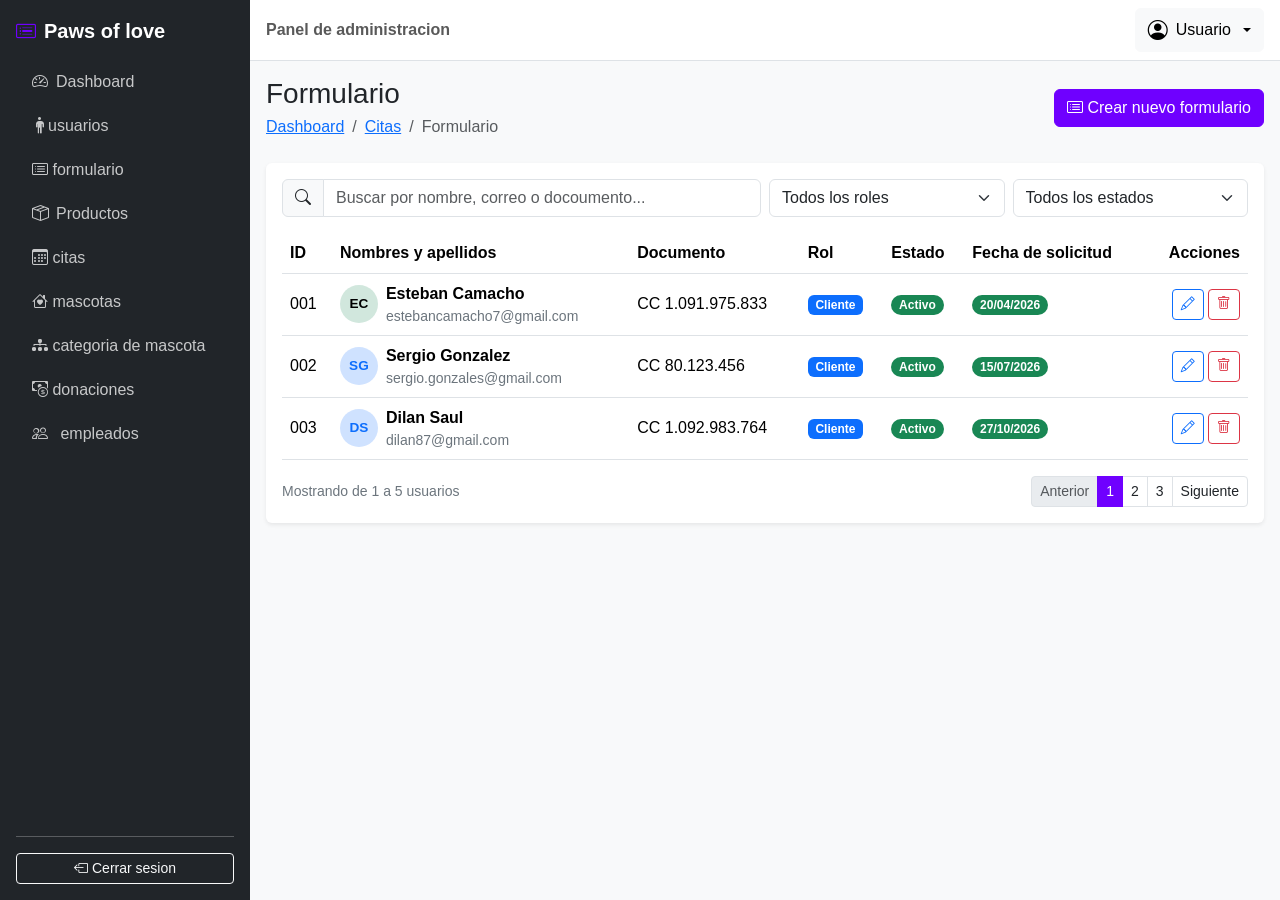
<file: formulario.html>
<!DOCTYPE html>
<html lang="es">
<head>
    <meta charset="UTF-8">
    <meta name="viewport" content="width=device-width, initial-scale=1.0">
    <title>Formulario solicitud | PAWS OF LOVE</title>
    <link href="https://cdn.jsdelivr.net/npm/bootstrap@5.3.3/dist/css/bootstrap.min.css" rel="stylesheet">
    <link href="https://cdn.jsdelivr.net/npm/bootstrap-icons@1.11.3/font/bootstrap-icons.min.css" rel="stylesheet">
    <link href="css/estilos.css" rel="stylesheet">
</head>
<body class="bg-body-tertiary">
    <aside class="offcanvas-lg offcanvas-start sidebar" tabindex="-1" id="menuLateral" aria-labelledby="tituloMenu">
        <div class="offcanvas-header border-bottom border-secondary">
            <h5 class="offcanvas-title" id="tituloMenu"><i class="bi bi-card-list me-2"></i>Paws of love</h5>
            <button type="button" class="btn-close btn-close-white" data-bs-dismiss="offcanvas" data-bs-target="#menuLateral" aria-label="Cerrar menu"></button>
        </div>
        <div class="offcanvas-body d-flex flex-column p-3">
            <a href="dashboard.html" class="d-none d-lg-flex align-items-center mb-3 text-white text-decoration-none fs-5 fw-bold">
                <i class="bi bi-card-list text-sena me-2"></i><span class="text-white">Paws of love</span>
            </a>
        <ul class="nav nav-pills flex-column mb-auto">
            <li class="nav-item"><a href="dashboard.html" class="nav-link"><i class="bi bi-speedometer2 me-2"></i>Dashboard</a></li>
            <li class="nav-item"><a href="usuarios.html" class="nav-link"><i class="bi bi-person-standing"></i>usuarios</a></li>  
            <li class="nav-item"><a href="formulario.html" class="nav-link" aria-current="page"><i class="bi bi-card-list"></i> formulario</a></li>
            <li class="nav-item"><a href="productos.html" class="nav-link"><i class="bi bi-box-seam me-2"></i>Productos</a></li>
            <li class="nav-item"><a href="citas.html" class="nav-link"><i class="bi bi-calendar3"></i> citas</a></li>
            <li class="nav-item"><a href="mascotas.html" class="nav-link"><i class="bi bi-house-heart"></i> mascotas</a></li>
            <li class="nav-item"><a href="categoria_de_mascotas.html" class="nav-link"><i class="bi bi-diagram-3-fill"></i> categoria de mascota</a></li>
            <li class="nav-item"><a href="donaciones.html" class="nav-link"><i class="bi bi-cash-coin"></i> donaciones</a></li>
            <li class="nav-item"><a href="empleados.html" class="nav-link"><i class="bi bi-people me-2"></i> empleados</a></li>
        </ul>
        <hr>
         <a href="index.html" class="btn btn-outline-light btn-sm"><i class="bi bi-box-arrow-left me-1"></i>Cerrar sesion</a>
    </div>
</aside>
<div class="contenido">
    <nav class="navbar bg-white border-bottom px-3 sticky-top">
        <button class="btn btn-outline-secondary d-lg-none" type="button" data-bs-toggle="offcanvas" data-bs-target="#menuLateral" aria-controls="menuLateral" aria-label="Abrir Menu">
        <i class="bi bi-list"></i>
        </button>
        <span class="navbar-text fw-semibold d-none d-sm-inline">Panel de administracion</span>
        <div class="dropdown ms-auto">
            <button class="btn btn-light dropdown-toggle d-flex align-items-center gap-2" type="button" data-bs-toggle="dropdown" aria-expanded="false">
                <i class="bi bi-person-circle fs-5"></i>
                <span class="d-none d-md-inline">Usuario</span>
                </button>
                <ul class="dropdown-menu dropdown-menu-end shadow">
                    <li><h6 class="dropdown-header">nombre@correo.com</h6></li>
                    <li><a class="dropdown-item" href="#"><i class="bi bi-person me-2"></i>Mi perfil</a></li>
                    <li><hr class="dropdown-divider"></li>
                    <li><a class="dropdown-item text-danger" href="index.html"><i class="bi bi-box-arrow-left me-2"></i>Cerrar sesión</a></li>
                    </ul>
                </div>
            </nav>
            <main class="p-3">
                <div class="d-flex flex-wrap justify-content-between align-items-center gap mb-4">
                    <div>
                        <h1 class="h3 mb-1">Formulario</h1>
                        <nav aria-label="breadcrumb">
                            <ol class="breadcrumb mb-0 small">
                                <li class="breadcrumb-item"><a href="dashboard.html">Dashboard</a></li>
                                <li class="breadcrumb-item"><a href="citas.html">Citas</a></li>
                                <li class="breadcrumb-item active" aria-current="page">Formulario</li>
                            </ol>
                        </nav>
                    </div>
                    <button type="button" class="btn btn-sena" data-bs-toggle="modal" data-bs-target="#modalFormulario">
                        <i class="bi bi-card-list me-1"></i>Crear nuevo formulario
                    </button>
                </div>
                <div class="card border-0 shadow-sm">
                    <div class="card-body">
                        <form class="row g-2 mb-3" role="search">
                            <div class="col-md-6">
                                <div class="input-group">
                                    <span class="input-group-text"><i class="bi bi-search"></i></span>
                                    <input type="search" class="form-control" placeholder="Buscar por nombre, correo o docoumento..." aria-label="Buscar formulario">
                                </div>
                            </div>
                            <div class="col-6 col-md-3">
                                <select class="form-select" aria-label="Filtrar por rol">
                                    <option selected>Todos los roles</option>
                                    <option>Cliente</option>
                                </select>
                            </div>
                            <div class="col-6 col-md-3">
                                <select class="form-select" aria-label="Filtrar por estado">
                                    <option selected>Todos los estados</option>
                                    <option>Activo</option>
                                    <option>Inactivo</option>
                                </select>
                            </div>
                        </form>

                        <div class="table-responsive">
                            <table class="table table-hover align-middle">
                                <thead class="table-light"></thead>
                                <tr>
                                    <th scope="col">ID</th>
                                    <th scope="col">Nombres y apellidos</th>
                                    <th scope="col">Documento</th>
                                    <th scope="col">Rol</th>
                                    <th scope="col">Estado</th>
                                    <th scope="col">Fecha de solicitud</th>
                                    <th scope="col" class="text-end">Acciones</th>
                                </tr>
                            <tbody>
                                <tr>
                                    <td>001</td>
                                    <td>
                                        <div class="d-flex align-items-center gap-2">
                                            <span class="avatar bg-success-subtle text-succes">EC</span>
                                            <div>
                                                <div class="fw-semibold">Esteban Camacho</div>
                                                <div class="small text-secondary">estebancamacho7@gmail.com</div>
                                            </div>
                                        </div>
                                    </td>
                                    <td>CC 1.091.975.833</td>
                                    <td><span class="badge text-bg-primary">Cliente</span></td>
                                    <td><span class="badge rounded-pill text-bg-success">Activo</span></td>
                                    <td><span class="badge rounded-pill text-bg-success">20/04/2026</span></td>
                                    <td class="text-end text-nowrap">
                                        <button type="button" class="btn btn-sm btn-outline-primary" data-bs-toggle="modal" data-bs-target="#modalFormulario" title="Editar">
                                            <i class="bi bi-pencil"></i>
                                        </button>
                                        <button type="button" class="btn btn-sm btn-outline-danger" data-bs-toggle="modal" data-bs-target="#modalEliminar" title="Eliminar">
                                            <i class="bi bi-trash"></i>
                                        </button>
                                    </td>
                                </tr>
                                <tr>
                                    <td>002</td>
                                    <td>
                                        <div class="d-flex align-items-center gap-2">
                                            <span class="avatar bg-primary-subtle text-primary">SG</span>
                                            <div>
                                                <div class="fw-semibold">Sergio Gonzalez</div>
                                                <div class="small text-secondary">sergio.gonzales@gmail.com</div>
                                            </div>
                                        </div>
                                    </td>
                                    <td>CC 80.123.456</td>
                                    <td><span class="badge text-bg-primary">Cliente</span></td>
                                    <td><span class="badge rounded-pill text-bg-success">Activo</span></td>
                                    <td><span class="badge rounded-pill text-bg-success">15/07/2026</span></td>
                                    <td class="text-end text-nowrap">
                                        <button type="button" class="btn btn-sm btn-outline-primary" data-bs-toggle="modal" data-bs-target="#modalFormulario" title="Editar">
                                            <i class="bi bi-pencil"></i>
                                        </button>
                                        <button type="button" class="btn btn-sm btn-outline-danger" data-bs-toggle="modal" data-bs-target="#modalEliminar" title="Eliminar">
                                            <i class="bi bi-trash"></i>
                                        </button>
                                    </td>
                                </tr>
                                <tr>
                                    <td>003</td>
                                    <td>
                                         <div class="d-flex align-items-center gap-2">
                                             <span class="avatar bg-primary-subtle text-primary">DS</span>
                                             <div>
                                                 <div class="fw-semibold">Dilan Saul</div>
                                                <div class="small text-secondary">dilan87@gmail.com</div>
                                            </div>
                                        </div>
                                    </td>
                                    <td>CC 1.092.983.764</td>
                                    <td><span class="badge text-bg-primary">Cliente</span></td>
                                    <td><span class="badge rounded-pill text-bg-success">Activo</span></td>
                                    <td><span class="badge rounded-pill text-bg-success">27/10/2026</span></td>
                                    <td class="text-end text-nowrap">
                                        <button type="button" class="btn btn-sm btn-outline-primary" title="Editar">
                                            <i class="bi bi-pencil"></i>
                                        </button>
                                        <button type="button" class="btn btn-sm btn-outline-danger" title="Eliminar">
                                            <i class="bi bi-trash"></i>
                                        </button>
                                         </td>
                                     </tr>
                                </tr>
                            </tbody> 
                         </table>
                        </div>
                        <div class="d-flex flex-wrap justify-content-between align-items-center gap-2">
                            <small class="text-secondary">Mostrando de 1 a 5 usuarios</small>
                            <nav aria-label="Paginacion de usuarios">
                                <ul class="pagination pagination-sm mb-0">
                                    <li class="page-item disabled"><a class="page-link" href="#">Anterior</a></li>
                                    <li class="page-item active" aria-current="page"><a class="page-link" href="#">1</a></li>
                                    <li class="page-item"><a class="page-link" href="#">2</a></li>
                                    <li class="page-item"><a class="page-link" href="#">3</a></li>
                                    <li class="page-item"><a class="page-link" href="#">Siguiente</a></li>
                                </ul>
                            </nav>
                        </div>
                    </div>
                </div>
                <div class="modal fade" id="modalFormulario" tabindex="-1" aria-labelledby="tituloModalFormulario" aria-hidden="true">
                    <div class="modal-dialog modal-lg modal-dialog-scrollable">
                        <div class="modal-content">
                            <div class="modal-header">
                                <h2 class="modal-title fs-5" id="tituloModalFormulario"><i class="bi bi-card-list me-2"> Completa el formulario</i></h2>
                                <button type="button" class="btn-close" data-bs-dismiss="modal" aria-label="Cerrar"></button>
                            </div>
                            <div class="modal-body">
                                <form class="row g-3">
                                    <div class="col-md-6">
                                        <label for="usuNombres" class="form-label">Nombres</label>
                                        <input type="text" class="form-control" id="usuNombres" placeholder="Ej: Sebastian" required>
                                    </div>
                                    <div class="col-md-6">
                                        <label for="usuApellidos" class="form-label">Apellidos</label>
                                        <input type="text" class="form-control" id="usuApellidos" placeholder="Ej: Perez" required>
                                    </div>
                                    <div class="col-md-4">

                                        <label for="usuTipoDoc" class="form-label">Tipo de documento</label>
                                        <select class="form-select" id="usuTipoDoc">
                                            <option value="CC">Cedula ciudadania</option>
                                            <option value="CE">Cedula extranjera</option>
                                            <option value="PP">Pasaporte</option>
                                        </select>
                                    </div>
                                    <div class="col-md-8">
                                        <label for="usuDocumento" class="form-label">Numero de documento</label>
                                        <input type="text" class="form-control" id="usuDocumento" inputmode="numeric" placeholder="Sin puntos ni espacios">
                                    </div>
                                    <div class="col-md-4">
                                        <label for="usuMascota" class="form-label">Selecciona tu mascota</label>
                                        <select class="form-select" id="usuMascota">
                                            <option>Perro</option>
                                            <option>Gato</option>
                                        </select>
                                    </div>
                                    <div class="col-md-6">
                                        <label for="usuCorreo" class="form-label">Correo electronico</label>
                                        <input type="email" class="form-control" id="usuCorreo" placeholder="nombre@correo.com" required>
                                    </div>
                                    <div class="col-md-6">
                                        <label for="usuNumCelular" class="form-label">Numero de celular</label>
                                        <input type="tel" class="form-control" id="usuNumCelular" placeholder="Ej: 310 407 3317">
                                    </div>
                                    <div class="col-md-6">
                                        <label for="usuRol" class="form-label">Rol</label>
                                        <select class="form-select" id="usuRol" required>
                                            <option value="" selected disabled>Seleccione</option>
                                            <option>Cliente</option>
                                        </select>
                                    </div>
                                    <div class="col-md-6">
                                        <label for="usuClave" class="form-label">Contraseña</label>
                                        <input type="password" class="form-control" id="usuClave" aria-describedby="ayudaClave">
                                        <div id="ayudaClave" class="form-text">Digite su contraseña</div>
                                    </div>
                                    <div class="col-12">
                                        <div class="form-check form-switch">
                                            <input class="form-check-input" type="checkbox" role="switch" id="usuActivo" checked>
                                            <label class="form-check-label" for="usuActivo">Usuario activo</label>
                                        </div>
                                    </div>
                                </form>
                            </div>
                            <div class="modal-footer">
                                <button type="button" class="btn btn-secondary" data-bs-dismiss="modal">Cancelar</button>
                                <button type="button" class="btn btn-sena" data-bs-dismiss="modal"><i class="bi bi-save me-2"> Guardar</i></button>
                            </div>
                        </div>
                    </div>
                </div>
                <div class="modal fade" id="modalEliminar" tabindex="-1" aria-labelledby="tituloModalEliminar" aria-hidden="true">
                    <div class="modal-dialog modal-dialog-centered modal-sm">
                        <div class="modal-content">
                            <div class="modal-body text-center p-4">
                                <i class="bi bi-exclamation-triangle text-danger display-5"></i>
                                <h2 class="h5 mt-3" id="tituloModalEliminar">¿Eliminar este formulario?</h2>
                                <p class="text-secondary small mb-0">Esta accion no se puede deshacer</p>
                            </div>
                            <div class="modal-footer justify-content-center border-0 pt-0">
                                <button type="button" class="btn btn-light" data-bs-dismiss="model">Cancelar</button>
                                <button type="button" class="btn btn-danger" data-bs-dismiss="modal">Eliminar</button>
                            </div>
                        </div>
                    </div>
                </div>
            </main>
        </div>
        <script src="https://cdn.jsdelivr.net/npm/bootstrap@5.3.3/dist/js/bootstrap.bundle.min.js"></script>
    </body>
</html>
</file>
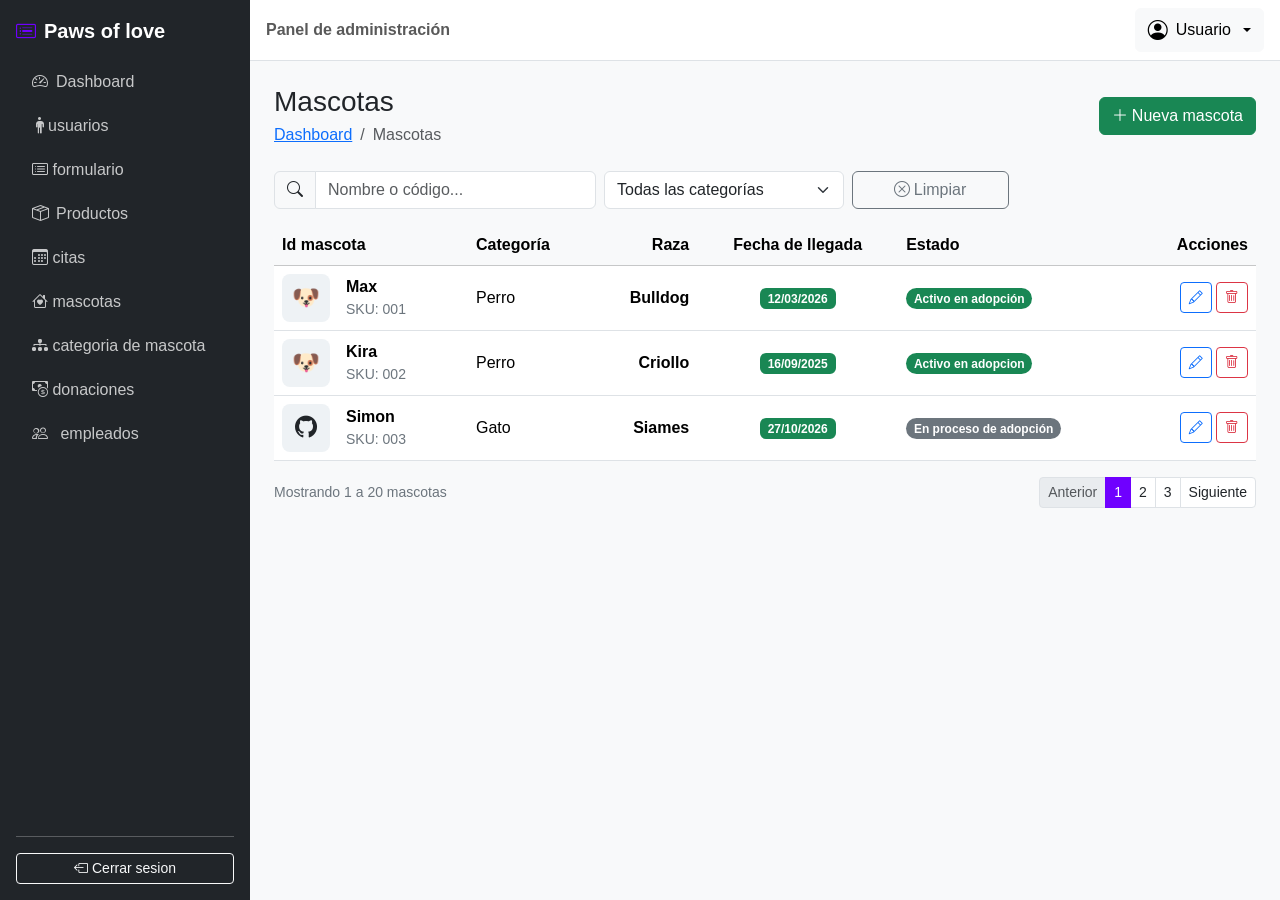
<file: mascotas.html>
<!DOCTYPE html>
<html lang="es">
<head>
    <meta charset="UTF-8">
    <meta name="viewport" content="width=device-width, initial-scale=1.0">
    <title>Mascotas | PAWS OF LOVE</title>
    <link href="https://cdn.jsdelivr.net/npm/bootstrap@5.3.3/dist/css/bootstrap.min.css" rel="stylesheet">
    <link href="https://cdn.jsdelivr.net/npm/bootstrap-icons@1.11.3/font/bootstrap-icons.min.css" rel="stylesheet">
    <link href="css/estilos.css" rel="stylesheet">
</head>
<body class="bg-body-tertiary">
    <aside class="offcanvas-lg offcanvas-start sidebar" tabindex="-1" id="menuLateral" aria-labelledby="tituloMenu">
        <div class="offcanvas-header border-bottom border-secondary">
            <h5 class="offcanvas-title" id="tituloMenu"><i class="bi bi-card-list me-2"></i>Paws of love</h5>
            <button type="button" class="btn-close btn-close-white" data-bs-dismiss="offcanvas" data-bs-target="#menuLateral" aria-label="Cerrar menu"></button>
        </div>
        <div class="offcanvas-body d-flex flex-column p-3">
            <a href="dashboard.html" class="d-none d-lg-flex align-items-center mb-3 text-white text-decoration-none fs-5 fw-bold">
                <i class="bi bi-card-list text-sena me-2"></i><span class="text-white">Paws of love</span>
            </a>
        <ul class="nav nav-pills flex-column mb-auto">
            <li class="nav-item"><a href="dashboard.html" class="nav-link"><i class="bi bi-speedometer2 me-2"></i>Dashboard</a></li>
            <li class="nav-item"><a href="usuarios.html" class="nav-link"><i class="bi bi-person-standing"></i>usuarios</a></li>  
            <li class="nav-item"><a href="formulario.html" class="nav-link" aria-current="page"><i class="bi bi-card-list"></i> formulario</a></li>
            <li class="nav-item"><a href="productos.html" class="nav-link"><i class="bi bi-box-seam me-2"></i>Productos</a></li>
            <li class="nav-item"><a href="citas.html" class="nav-link"><i class="bi bi-calendar3"></i> citas</a></li>
            <li class="nav-item"><a href="mascotas.html" class="nav-link"><i class="bi bi-house-heart"></i> mascotas</a></li>
            <li class="nav-item"><a href="categoria_de_mascotas.html" class="nav-link"><i class="bi bi-diagram-3-fill"></i> categoria de mascota</a></li>
            <li class="nav-item"><a href="donaciones.html" class="nav-link"><i class="bi bi-cash-coin"></i> donaciones</a></li>
            <li class="nav-item"><a href="empleados.html" class="nav-link"><i class="bi bi-people me-2"></i> empleados</a></li>
        </ul>
        <hr>
          <a href="index.html" class="btn btn-outline-light btn-sm"><i class="bi bi-box-arrow-left me-1"></i>Cerrar sesion</a>
        </div>
    </aside>
    <div class="contenido">
        <nav class="navbar bg-white border-bottom px-3 sticky-top">
            <button class="btn btn-outline-secondary d-lg-none" type="button" data-bs-toggle="offcancvas" data-bs-target="menuLateral" aria-controls="menuLateral" aria-label="Abrir menu">
                <i class="bi bi-list"></i>
             </button>
            <span class="navbar-text fw-semibold d-none d-sm-inline">Panel de administración</span>
        <div class="dropdown ms-auto">
              <button class="btn btn-light dropdown-toggle d-flex align-items-center gap-2" type="button" data-bs-toggle="dropdown" aria-expanded="false">
                     <i class="bi bi-person-circle fs-5"></i>
                     <span class="d-none d-md-inline">Usuario</span>
              </button>
                 <ul class="dropdown-menu dropdown-menu-end shadow">
                     <li><h6 class="dropdown-header">nombre@correo.com</h6></li>
                     <li><a class="dropdown-item" href="#"><i class="bi bi-person me-2"></i>Mi perfil</a></li>
                     <li><hr class="dropdown-divider"></li>
                     <li><a class="dropdown-item text-danger" href="index.html"><i class="bi bi-box-arrow-left me-2"></i>Cerrar sesión</a></li>
               </ul>
            </div>
        </nav>
        <main class="p-3 p-md-4">
            <div class="d-flex flex-wrap justify-content-between align-items-center gap-2 mb-4">
                <div>
                    <h1 class="h3 mb-1">Mascotas</h1>
                    <nav aria-label="breadcrumb">
                        <ol class="breadcrumb mb-0 small">
                            <li class="breadcrumb-item"><a href="dashboard.html">Dashboard</a></li>
                            <li class="breadcrumb-item active" aria-current="page">Mascotas</li>
                        </ol>
                    </nav>
                </div>
                <div class="d-flex gap-2">
                    <button type="button" class="btn btn-success" data-bs-toggle="modal" data-bs-target="#modalMascota"><i class="bi bi-plus-lg me-1"></i>Nueva mascota</button>
                </div>
            </div>
                <div class="card-body">
                    <form class="row g-2 mb-3" role="search">
                        <div class="col-12 col-lg-4">
                            <div class="input-group">
                                <span class="input-group-text"><i class="bi bi-search"></i></span>
                                <input type="search" class="form-control" placeholder="Nombre o código..." aria-label="Buscar producto">
                            </div>
                        </div>
                        <div class="col-6 col-lg-3">
                            <select class="form-select" aria-label="Filtrar por categoría">
                                <option selected>Todas las categorías</option>
                                <option>Perros</option>
                                <option>Gatos</option>
                            </select>
                        </div>
                        <div class="col-12 col-lg-2">
                            <button type="reset" class="btn btn-outline-secondary w-100"><i class="bi bi-x-circle me-1"></i>Limpiar</button>
                        </div>
                    </form>
                    <div class="table-responsive">
                        <table class="table table-hover align-middle">
                            <thead class="table-light">
                                <tr>
                                    <th scope="col">Id mascota</th>
                                    <th scope="col">Categoría</th>
                                    <th scope="col" class="text-end">Raza</th>
                                    <th scope="col" class="text-center">Fecha de llegada</th>
                                    <th scope="col">Estado</th>
                                    <th scope="col" class="text-end">Acciones</th>
                                </tr>
                            </thead>
                            <tbody>
                                <tr>
                                    <td>
                                        <div class="d-flex align-items-center gap-3">
                                            <div class="miniatura">🐶</div>
                                            <div>
                                                <div class="fw-semibold">Max</div>
                                                <div class="small text-secondary">SKU: 001</div>
                                            </div>
                                        </div>
                                    </td>
                                    <td>
                                        <div>Perro</div>
                                    </td>
                                    <td class="text-end fw-semibold">Bulldog</td>
                                    <td class="text-center"><span class="badge text-bg-success">12/03/2026</span></td>
                                    <td><span class="badge rounded-pill text-bg-success">Activo en adopción</span></td>
                                    <td class="text-end text-nowrap">
                                        <button type="button" class="btn btn-sm btn-outline-primary" data-bs-toggle="modal" data-bs-target="#modalMascota" title="Editar"><i class="bi bi-pencil"></i></button>
                                        <button type="button" class="btn btn-sm btn-outline-danger" data-bs-toggle="modal" data-bs-target="#modalEliminar" title="Eliminar"><i class="bi bi-trash"></i></button>
                                    </td>
                                </tr>
                                <tr>
                                    <td>
                                        <div class="d-flex align-items-center gap-3">
                                            <div class="miniatura">🐶</div>
                                            <div>
                                                <div class="fw-semibold">Kira</div>
                                                <div class="small text-secondary">SKU: 002</div>
                                            </div>
                                        </div>
                                    </td>
                                    <td>
                                        <div>Perro</div>
                                    </td>
                                    <td class="text-end fw-semibold">Criollo</td>
                                    <td class="text-center"><span class="badge text-bg-success">16/09/2025</span></td>
                                    <td><span class="badge rounded-pill text-bg-success">Activo en adopcion</span></td>
                                    <td class="text-end text-nowrap">
                                        <button type="button" class="btn btn-sm btn-outline-primary" data-bs-toggle="modal" data-bs-target="#modalProducto" title="Editar"><i class="bi bi-pencil"></i></button>
                                        <button type="button" class="btn btn-sm btn-outline-danger" data-bs-toggle="modal" data-bs-target="#modalEliminar" title="Eliminar"><i class="bi bi-trash"></i></button>
                                    </td>
                                </tr>
                                <tr>
                                    <td>
                                        <div class="d-flex align-items-center gap-3">
                                            <div class="miniatura"><i class="bi bi-github"></i></div>
                                            <div>
                                                <div class="fw-semibold">Simon</div>
                                                <div class="small text-secondary">SKU: 003</div>
                                            </div>
                                        </div>
                                    </td>
                                    <td>
                                        <div>Gato</div>
                                    </td>
                                    <td class="text-end fw-semibold">Siames</td>
                                    <td class="text-center"><span class="badge text-bg-success">27/10/2026</span></td>
                                    <td><span class="badge rounded-pill text-bg-secondary">En proceso de adopción</span></td>
                                    <td class="text-end text-nowrap">
                                        <button type="button" class="btn btn-sm btn-outline-primary" data-bs-toggle="modal" data-bs-target="#modalMascota" title="Editar"><i class="bi bi-pencil"></i></button>
                                        <button type="button" class="btn btn-sm btn-outline-danger" data-bs-toggle="modal" data-bs-target="#modalEliminar" title="Eliminar"><i class="bi bi-trash"></i></button>
                                    </td>
                                </tr>
                            </tbody>
                        </table>
                    </div>

                    <div class="d-flex flex-wrap justify-content-between align-items-center gap-2">
                        <small class="text-secondary">Mostrando 1 a 20 mascotas</small>
                        <nav aria-label="Paginación de productos">
                            <ul class="pagination pagination-sm mb-0">
                                <li class="page-item disabled"><a class="page-link" href="#">Anterior</a></li>
                                <li class="page-item active" aria-current="page"><a class="page-link" href="#">1</a></li>
                                <li class="page-item"><a class="page-link" href="#">2</a></li>
                                <li class="page-item"><a class="page-link" href="#">3</a></li>
                                <li class="page-item"><a class="page-link" href="#">Siguiente</a></li>
                            </ul>
                        </nav>
                    </div>
                </div>
            </div>
            <div class="modal fade" id="modalMascota" tabindex="-1" aria-labelledby="tituloModalMascota" aria-hidden="true">
                <div class="modal-dialog modal-lg modal-dialog-scrollable">
                    <div class="modal-content">
                        <div class="modal-header">
                            <h2 class="modal-title fs-5" id="tituloModalMascota"><i>🐾</i> Datos de la mascota</h2>
                            <button type="button" class="btn-close" data-bs-dismiss="modal" aria-label="Cerrar"></button>
                        </div>
                        <div class="modal-body">
                            <form class="row g-3">
                                <div class="col-md-4">
                                    <label for="proCodigo" class="form-label">Id mascota(SKU) <span class="text-danger">*</span></label>
                                    <input type="text" class="form-control text-uppercase" id="proCodigo" placeholder="Ej: SKU: 0027" required>
                                </div>
                                <div class="col-md-8">
                                    <label for="proNombre" class="form-label">Nombre de la mascota<span class="text-danger">*</span></label>
                                    <input type="text" class="form-control" id="proNombre" placeholder="Ej: Bruno" required>
                                </div>
                                <div class="col-md-6">
                                    <label for="proCategoria" class="form-label">Categoría <span class="text-danger">*</span></label>
                                    <select class="form-select" id="proCategoria" required>
                                        <option value="" selected disabled>Seleccione…</option>
                                        <option>Perro</option>
                                        <option>Gato</option>
                                    </select>
                                </div>
                                 <div class="col-md-6">
                                    <label for="proSexo" class="form-label">Sexo <span class="text-danger">*</span></label>
                                    <select class="form-select" id="proSexo" required>
                                        <option value="" selected disabled>Seleccione…</option>
                                        <option>Macho</option>
                                        <option>Hembra</option>
                                    </select>
                                </div>
                                <div class="col-md-6">
                                    <label for="proFecha" class="form-label">Fecha de llegada <span class="text-danger">*</span></label>
                                    <input type="text" class="form-control" id="proFecha" placeholder="Ej: 2023-10-10" required>
                                </div>

                                <div class="col-12">
                                    <label for="proDescripcion" class="form-label">Descripción</label>
                                    <textarea class="form-control" id="proDescripcion" rows="3" placeholder="Características principales de la mascota"></textarea>
                                </div>
                                <div class="col-md-4 d-flex align-items-end">
                                    <div class="form-check form-switch mb-2">
                                        <input class="form-check-input" type="checkbox" role="switch" id="proPublicado" checked>
                                        <label class="form-check-label" for="proPublicado">Actualizado en la pagina</label>
                                    </div>
                                </div>
                            </form>
                        </div>
                        <div class="modal-footer">
                            <button type="button" class="btn btn-secondary" data-bs-dismiss="modal">Cancelar</button>
                            <button type="button" class="btn btn-sena" data-bs-dismiss="modal"><i class="bi bi-save me-1"></i>Guardar Mascota</button>
                        </div>
                    </div>
                </div>
            </div>
            <div class="modal fade" id="modalEliminar" tabindex="-1" aria-labelledby="tituloModalEliminar" aria-hidden="true">
                <div class="modal-dialog modal-dialog-centered modal-sm">
                    <div class="modal-content">
                        <div class="modal-body text-center p-4">
                            <i class="bi bi-exclamation-triangle text-danger display-5"></i>
                            <h2 class="h5 mt-3" id="tituloModalEliminar">¿Eliminar esta mascota?</h2>
                            <p class="text-secondary small mb-0">Esta acción no se puede deshacer.</p>
                        </div>
                        <div class="modal-footer justify-content-center border-0 pt-0">
                            <button type="button" class="btn btn-light" data-bs-dismiss="modal">Cancelar</button>
                            <button type="button" class="btn btn-danger" data-bs-dismiss="modal">Sí, eliminar</button>
                        </div>
                    </div>
                </div>
            </div>
        </main>
    </div>
    <script src="https://cdn.jsdelivr.net/npm/bootstrap@5.3.3/dist/js/bootstrap.bundle.min.js"></script>
</body>
</html>
</file>
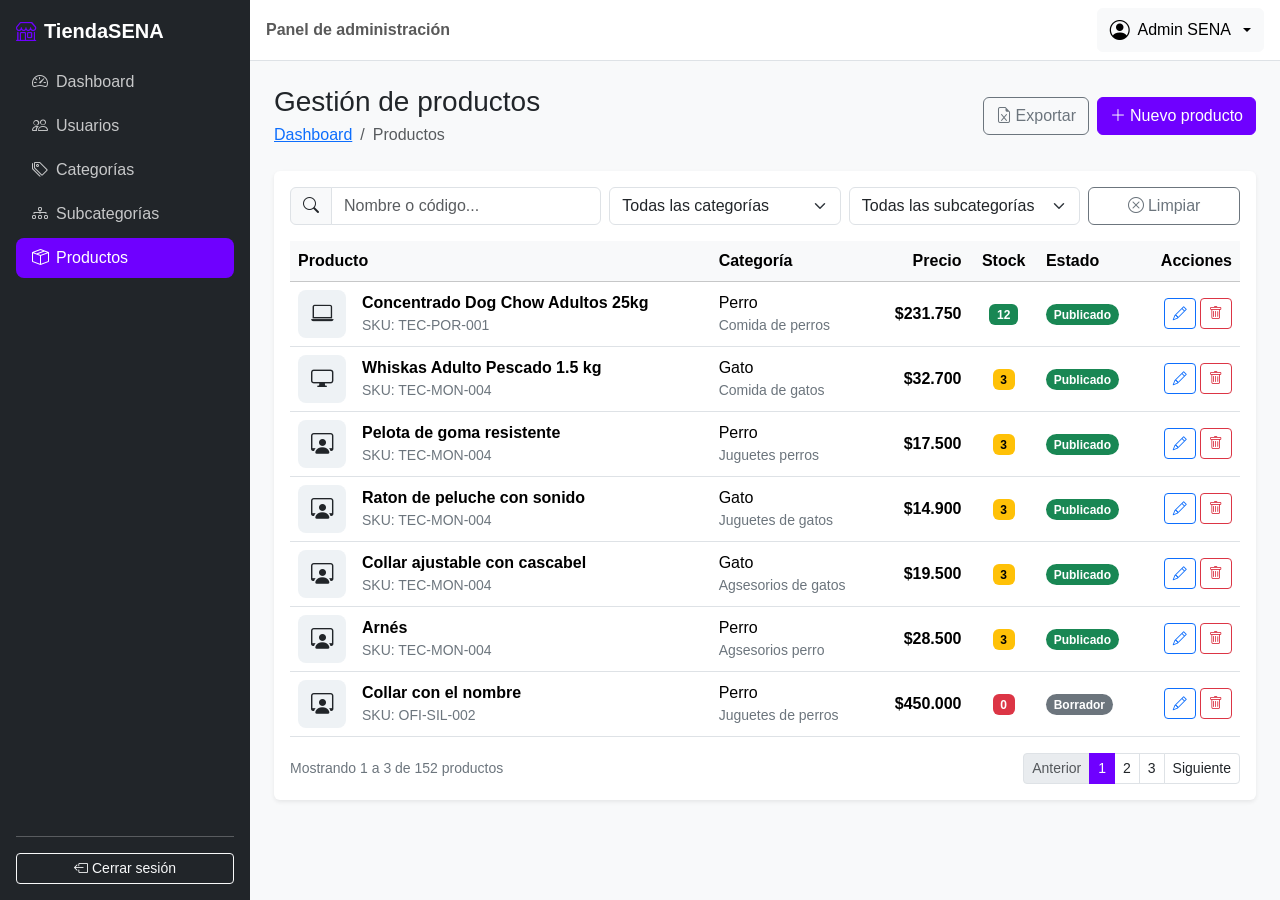
<file: productos.html>
<!DOCTYPE html> <!-- Documento HTML5. -->
<!-- Raíz en español. -->
<html lang="es">
<!-- Abre la cabecera. -->
<head>
    <!-- Codificación UTF-8. -->
    <meta charset="UTF-8">
    <!-- Diseño adaptable. -->
    <meta name="viewport" content="width=device-width, initial-scale=1.0">
    <!-- Título de la pestaña. Cambia en cada módulo. -->
    <title>Productos | TiendaSENA</title>
    <!-- CSS de Bootstrap. -->
    <link href="https://cdn.jsdelivr.net/npm/bootstrap@5.3.3/dist/css/bootstrap.min.css" rel="stylesheet">
    <!-- Íconos. -->
    <link href="https://cdn.jsdelivr.net/npm/bootstrap-icons@1.11.3/font/bootstrap-icons.min.css" rel="stylesheet">
    <!-- Nuestros estilos (después de Bootstrap). -->
    <link href="css/estilos.css" rel="stylesheet">
<!-- Cierra la cabecera. -->
</head>
<!-- Fondo gris muy claro para que las tarjetas blancas resalten. -->
<body class="bg-body-tertiary">

    <!-- ===================== MENÚ LATERAL ===================== -->
    <!-- offcanvas-lg: en pantallas menores a lg es un panel oculto que se desliza; desde lg se muestra normal. offcanvas-start lo hace salir por la izquierda. sidebar es nuestra clase. El id lo usa el botón que lo abre. -->
    <aside class="offcanvas-lg offcanvas-start sidebar" tabindex="-1" id="menuLateral" aria-labelledby="tituloMenu">
        <!-- Encabezado del panel; Bootstrap solo lo muestra en celular. -->
        <div class="offcanvas-header border-bottom border-secondary">
            <!-- Nombre del sistema en el panel móvil. -->
            <h5 class="offcanvas-title" id="tituloMenu"><i class="bi bi-shop me-2"></i>TiendaSENA</h5>
            <!-- Botón “X” blanco que cierra el panel. data-bs-target indica cuál panel cerrar. -->
            <button type="button" class="btn-close btn-close-white" data-bs-dismiss="offcanvas" data-bs-target="#menuLateral" aria-label="Cerrar menú"></button>
        <!-- Cierra el encabezado móvil. -->
        </div>
        <!-- Cuerpo del menú: Flexbox en columna para apilar logo, enlaces y botón de salida. -->
        <div class="offcanvas-body d-flex flex-column p-3">
            <!-- Logo que solo se ve en computador (d-none d-lg-flex): en celular ya está en el encabezado del panel. Al hacer clic vuelve al dashboard. -->
            <a href="dashboard.html" class="d-none d-lg-flex align-items-center mb-3 text-white text-decoration-none fs-5 fw-bold">
                <!-- Ícono verde y nombre. -->
                <i class="bi bi-shop me-2 text-sena"></i> TiendaSENA
            <!-- Cierra el logo. -->
            </a>
            <!-- Lista de navegación en columna (flex-column). nav-pills da forma de “píldora” al enlace activo. mb-auto empuja lo que sigue hasta el fondo. -->
            <ul class="nav nav-pills flex-column mb-auto">
                <!-- Enlace al dashboard. active lo resalta en verde y aria-current="page" avisa a los lectores de pantalla que es la página actual. **En cada módulo, el active pasa a su propio enlace.** -->
                <li class="nav-item"><a href="dashboard.html" class="nav-link"><i class="bi bi-speedometer2 me-2"></i>Dashboard</a></li>
                <!-- Enlace al módulo de usuarios (clase 5). -->
                <li class="nav-item"><a href="usuarios.html" class="nav-link"><i class="bi bi-people me-2"></i>Usuarios</a></li>
                <!-- Enlace a categorías (clase 6). -->
                <li class="nav-item"><a href="categorias.html" class="nav-link"><i class="bi bi-tags me-2"></i>Categorías</a></li>
                <!-- Enlace a subcategorías (clase 7). -->
                <li class="nav-item"><a href="subcategorias.html" class="nav-link"><i class="bi bi-diagram-3 me-2"></i>Subcategorías</a></li>
                <!-- Enlace a productos (clase 8). -->
                <li class="nav-item"><a href="productos.html" class="nav-link active" aria-current="page"><i class="bi bi-box-seam me-2"></i>Productos</a></li>
            <!-- Cierra la lista de navegación. -->
            </ul>
            <!-- Línea divisoria. -->
            <hr>
            <!-- Botón que vuelve al login (index.html): así “se cierra la sesión” en el prototipo. -->
            <a href="index.html" class="btn btn-outline-light btn-sm"><i class="bi bi-box-arrow-left me-1"></i>Cerrar sesión</a>
        <!-- Cierra el cuerpo del menú. -->
        </div>
    <!-- Cierra el menú lateral. -->
    </aside>

    <!-- ===================== ZONA DERECHA ===================== -->
    <!-- Nuestra clase contenido aplica el margin-left en computador. -->
    <div class="contenido">

        <!-- Barra superior -->
        <!-- Barra blanca con borde inferior. sticky-top la deja pegada arriba al hacer scroll. -->
        <nav class="navbar bg-white border-bottom px-3 sticky-top">
            <!-- Botón para abrir el menú en celular. d-lg-none lo oculta en computador (allá el menú siempre se ve). data-bs-toggle="offcanvas" + data-bs-target="#menuLateral" abren el panel. -->
            <button class="btn btn-outline-secondary d-lg-none" type="button" data-bs-toggle="offcanvas" data-bs-target="#menuLateral" aria-controls="menuLateral" aria-label="Abrir menú">
                <!-- Ícono de “hamburguesa”. -->
                <i class="bi bi-list"></i>
            <!-- Cierra el botón. -->
            </button>
            <!-- Texto de la barra; se oculta en celulares muy pequeños (d-none d-sm-inline). -->
            <span class="navbar-text fw-semibold d-none d-sm-inline">Panel de administración</span>
            <!-- Menú desplegable del usuario; ms-auto lo empuja a la derecha. -->
            <div class="dropdown ms-auto">
                <!-- Botón que abre el desplegable. dropdown-toggle dibuja la flechita; data-bs-toggle="dropdown" lo hace funcionar. -->
                <button class="btn btn-light dropdown-toggle d-flex align-items-center gap-2" type="button" data-bs-toggle="dropdown" aria-expanded="false">
                    <!-- Ícono de usuario. -->
                    <i class="bi bi-person-circle fs-5"></i>
                    <!-- Nombre del usuario, visible desde tablet. -->
                    <span class="d-none d-md-inline">Admin SENA</span>
                <!-- Cierra el botón. -->
                </button>
                <!-- Lista de opciones. dropdown-menu-end la alinea a la derecha para que no se salga de la pantalla. -->
                <ul class="dropdown-menu dropdown-menu-end shadow">
                    <!-- Encabezado no clicable dentro del menú. -->
                    <li><h6 class="dropdown-header">admin@sena.edu.co</h6></li>
                    <!-- Opción del menú (pantalla aún no construida). -->
                    <li><a class="dropdown-item" href="#"><i class="bi bi-person me-2"></i>Mi perfil</a></li>
                    <!-- Línea separadora. -->
                    <li><hr class="dropdown-divider"></li>
                    <!-- Otra forma de salir, en rojo (text-danger). -->
                    <li><a class="dropdown-item text-danger" href="index.html"><i class="bi bi-box-arrow-left me-2"></i>Cerrar sesión</a></li>
                <!-- Cierra la lista. -->
                </ul>
            <!-- Cierra el desplegable. -->
            </div>
        <!-- Cierra la barra superior. -->
        </nav>

        <!-- Contenido de la página -->
        <!-- Relleno 3 en celular y 4 desde tablet. -->
        <main class="p-3 p-md-4">
<!-- INICIO CONTENIDO -->
            <!-- Encabezado del módulo -->
            <!-- Flexbox con salto de línea. -->
            <div class="d-flex flex-wrap justify-content-between align-items-center gap-2 mb-4">
                <!-- Bloque del título. -->
                <div>
                    <!-- Título. -->
                    <h1 class="h3 mb-1">Gestión de productos</h1>
                    <!-- Migas de pan. -->
                    <nav aria-label="breadcrumb">
                        <!-- Lista. -->
                        <ol class="breadcrumb mb-0 small">
                            <!-- Nivel 1. -->
                            <li class="breadcrumb-item"><a href="dashboard.html">Dashboard</a></li>
                            <!-- Nivel actual. -->
                            <li class="breadcrumb-item active" aria-current="page">Productos</li>
                        <!-- Cierra la lista. -->
                        </ol>
                    <!-- Cierra las migas. -->
                    </nav>
                <!-- Cierra el bloque. -->
                </div>
                <!-- Grupo de dos botones con espacio entre ellos. -->
                <div class="d-flex gap-2">
                    <!-- Acción secundaria (aún sin función): botón solo con borde. -->
                    <button type="button" class="btn btn-outline-secondary"><i class="bi bi-file-earmark-excel me-1"></i>Exportar</button>
                    <!-- Acción principal: abre el formulario. -->
                    <button type="button" class="btn btn-sena" data-bs-toggle="modal" data-bs-target="#modalProducto"><i class="bi bi-plus-lg me-1"></i>Nuevo producto</button>
                <!-- Cierra el grupo. -->
                </div>
            <!-- Cierra el encabezado. -->
            </div>

            <!-- Tarjeta con filtros, tabla y paginación. -->
            <div class="card border-0 shadow-sm">
                <!-- Cuerpo. -->
                <div class="card-body">

                    <!-- Filtros -->
                    <!-- Formulario en rejilla. -->
                    <form class="row g-2 mb-3" role="search">
                        <!-- Búsqueda: todo el ancho en celular, un tercio en computador. -->
                        <div class="col-12 col-lg-4">
                            <!-- Grupo de entrada. -->
                            <div class="input-group">
                                <!-- Lupa. -->
                                <span class="input-group-text"><i class="bi bi-search"></i></span>
                                <!-- Campo. -->
                                <input type="search" class="form-control" placeholder="Nombre o código..." aria-label="Buscar producto">
                            <!-- Cierra el grupo. -->
                            </div>
                        <!-- Cierra la columna. -->
                        </div>
                        <!-- Filtro de categoría. -->
                        <div class="col-6 col-lg-3">
                            <!-- Lista. -->
                            <select class="form-select" aria-label="Filtrar por categoría">
                                <!-- Por defecto. -->
                                <option selected>Todas las categorías</option>
                                <!-- Opción. -->
                                <option>Tecnología</option>
                                <!-- Opción. -->
                                <option>Oficina</option>
                                <!-- Opción. -->
                                <option>Papelería</option>
                            <!-- Cierra la lista. -->
                            </select>
                        <!-- Cierra la columna. -->
                        </div>
                        <!-- Filtro de subcategoría. -->
                        <div class="col-6 col-lg-3">
                            <!-- Lista. -->
                            <select class="form-select" aria-label="Filtrar por subcategoría">
                                <!-- Por defecto. -->
                                <option selected>Todas las subcategorías</option>
                                <!-- optgroup agrupa opciones bajo un título no seleccionable: así se ve la relación categoría → subcategoría. -->
                                <optgroup label="Productos perro">
                                    <!-- Subcategoría de Tecnología. -->
                                    <option>cominda</option>
                                    <!-- Subcategoría de Tecnología. -->
                                    <option>Monitores</option>
                                <!-- Cierra el grupo. -->
                                </optgroup>
                                <!-- Segundo grupo. -->
                                <optgroup label="Oficina">
                                    <!-- Subcategoría de Oficina. -->
                                    <option>Sillas</option>
                                    <!-- Subcategoría de Oficina. -->
                                    <option>Escritorios</option>
                                <!-- Cierra el grupo. -->
                                </optgroup>
                            <!-- Cierra la lista. -->
                            </select>
                        <!-- Cierra la columna. -->
                        </div>
                        <!-- Botón para limpiar filtros. -->
                        <div class="col-12 col-lg-2">
                            <!-- type="reset" devuelve todos los campos del formulario a su valor inicial (esto sí funciona sin programar). -->
                            <button type="reset" class="btn btn-outline-secondary w-100"><i class="bi bi-x-circle me-1"></i>Limpiar</button>
                        <!-- Cierra la columna. -->
                        </div>
                    <!-- Cierra los filtros. -->
                    </form>

                    <!-- Tabla de productos -->
                    <!-- Desplazamiento en celular. -->
                    <div class="table-responsive">
                        <!-- Tabla. -->
                        <table class="table table-hover align-middle">
                            <!-- Encabezado. -->
                            <thead class="table-light">
                                <!-- Fila de títulos. -->
                                <tr>
                                    <!-- Imagen, nombre y código. -->
                                    <th scope="col">Producto</th>
                                    <!-- Categoría y subcategoría. -->
                                    <th scope="col">Categoría</th>
                                    <!-- Números a la derecha. -->
                                    <th scope="col" class="text-end">Precio</th>
                                    <!-- Inventario centrado. -->
                                    <th scope="col" class="text-center">Stock</th>
                                    <!-- Publicado o borrador. -->
                                    <th scope="col">Estado</th>
                                    <!-- Acciones. -->
                                    <th scope="col" class="text-end">Acciones</th>
                                <!-- Cierra la fila. -->
                                </tr>
                            <!-- Cierra el encabezado. -->
                            </thead>
                            <!-- Cuerpo. -->
                            <tbody>
                                <!-- Producto 1. -->
                                <tr>
                                    <!-- Celda compuesta. -->
                                    <td>
                                        <!-- Miniatura al lado del texto. -->
                                        <div class="d-flex align-items-center gap-3">
                                            <!-- Nuestra clase miniatura (en el sistema real iría un <img>). -->
                                            <div class="miniatura"><i class="bi bi-laptop"></i></div>
                                            <!-- Texto. -->
                                            <div>
                                                <!-- Nombre. -->
                                                <div class="fw-semibold">Concentrado Dog Chow Adultos 25kg</div>
                                                <!-- Código interno (SKU = Stock Keeping Unit). -->
                                                <div class="small text-secondary">SKU: TEC-POR-001</div>
                                            <!-- Cierra el texto. -->
                                            </div>
                                        <!-- Cierra el Flexbox. -->
                                        </div>
                                    <!-- Cierra la celda. -->
                                    </td>
                                    <!-- Celda de clasificación. -->
                                    <td>
                                        <!-- Categoría. -->
                                        <div>Perro</div>
                                        <!-- Subcategoría debajo, más pequeña. -->
                                        <div class="small text-secondary">Comida de perros</div>
                                    <!-- Cierra la celda. -->
                                    </td>
                                    <!-- Precio alineado a la derecha. -->
                                    <td class="text-end fw-semibold">$231.750</td>
                                    <!-- Stock suficiente: verde. -->
                                    <td class="text-center"><span class="badge text-bg-success">12</span></td>
                                    <!-- Estado. -->
                                    <td><span class="badge rounded-pill text-bg-success">Publicado</span></td>
                                    <!-- Acciones. -->
                                    <td class="text-end text-nowrap">
                                        <!-- Editar. -->
                                        <button type="button" class="btn btn-sm btn-outline-primary" data-bs-toggle="modal" data-bs-target="#modalProducto" title="Editar"><i class="bi bi-pencil"></i></button>
                                        <!-- Eliminar. -->
                                        <button type="button" class="btn btn-sm btn-outline-danger" data-bs-toggle="modal" data-bs-target="#modalEliminar" title="Eliminar"><i class="bi bi-trash"></i></button>
                                    <!-- Cierra las acciones. -->
                                    </td>
                                <!-- Cierra el producto 1. -->
                                </tr>
                                <!-- Producto 2. -->
                                <tr>
                                    <!-- Celda compuesta. -->
                                    <td>
                                        <!-- Flexbox. -->
                                        <div class="d-flex align-items-center gap-3">
                                            <!-- Miniatura. -->
                                            <div class="miniatura"><i class="bi bi-display"></i></div>
                                            <!-- Texto. -->
                                            <div>
                                                <!-- Nombre. -->
                                                <div class="fw-semibold">Whiskas Adulto Pescado 1.5 kg</div>
                                                <!-- Código. -->
                                                <div class="small text-secondary">SKU: TEC-MON-004</div>
                                            <!-- Cierra el texto. -->
                                            </div>
                                        <!-- Cierra el Flexbox. -->
                                        </div>
                                    <!-- Cierra la celda. -->
                                    </td>
                                    <!-- Clasificación. -->
                                    <td>
                                        <!-- Categoría. -->
                                        <div>Gato</div>
                                        <!-- Subcategoría. -->
                                        <div class="small text-secondary">Comida de gatos</div>
                                    <!-- Cierra la celda. -->
                                    </td>
                                    <!-- Precio. -->
                                    <td class="text-end fw-semibold">$32.700</td>
                                    <!-- Stock bajo: amarillo. -->
                                    <td class="text-center"><span class="badge text-bg-warning">3</span></td>
                                    <!-- Estado. -->
                                    <td><span class="badge rounded-pill text-bg-success">Publicado</span></td>
                                    <!-- Acciones. -->
                                    <td class="text-end text-nowrap">
                                        <!-- Editar. -->
                                        <button type="button" class="btn btn-sm btn-outline-primary" data-bs-toggle="modal" data-bs-target="#modalProducto" title="Editar"><i class="bi bi-pencil"></i></button>
                                        <!-- Eliminar. -->
                                        <button type="button" class="btn btn-sm btn-outline-danger" data-bs-toggle="modal" data-bs-target="#modalEliminar" title="Eliminar"><i class="bi bi-trash"></i></button>
                                    <!-- Cierra las acciones. -->
                                    </td>
                                <!-- Cierra el producto 2. -->
                                </tr>
                                <!-- Producto 3. -->
                                <tr>
                                    <!-- Celda compuesta. -->
                                    <td>
                                        <!-- Flexbox. -->
                                        <div class="d-flex align-items-center gap-3">
                                            <!-- Miniatura. -->
                                            <div class="miniatura"><i class="bi bi-person-workspace"></i></div>
                                            <!-- Texto. -->
                                            <div>




                                                <div class="fw-semibold">Pelota de goma resistente</div>
                                                <!-- Código. -->
                                                <div class="small text-secondary">SKU: TEC-MON-004</div>
                                            <!-- Cierra el texto. -->
                                            </div>
                                        <!-- Cierra el Flexbox. -->
                                        </div>
                                    <!-- Cierra la celda. -->
                                    </td>
                                    <!-- Clasificación. -->
                                    <td>
                                        <!-- Categoría. -->
                                        <div>Perro</div>
                                        <!-- Subcategoría. -->
                                        <div class="small text-secondary">Juguetes perros</div>
                                    <!-- Cierra la celda. -->
                                    </td>
                                    <!-- Precio. -->
                                    <td class="text-end fw-semibold">$17.500</td>
                                    <!-- Stock bajo: amarillo. -->
                                    <td class="text-center"><span class="badge text-bg-warning">3</span></td>
                                    <!-- Estado. -->
                                    <td><span class="badge rounded-pill text-bg-success">Publicado</span></td>
                                    <!-- Acciones. -->
                                    <td class="text-end text-nowrap">
                                        <!-- Editar. -->
                                        <button type="button" class="btn btn-sm btn-outline-primary" data-bs-toggle="modal" data-bs-target="#modalProducto" title="Editar"><i class="bi bi-pencil"></i></button>
                                        <!-- Eliminar. -->
                                        <button type="button" class="btn btn-sm btn-outline-danger" data-bs-toggle="modal" data-bs-target="#modalEliminar" title="Eliminar"><i class="bi bi-trash"></i></button>
                                    <!-- Cierra las acciones. -->
                                    </td>
                                <!-- Cierra el producto 2. -->
                                </tr>
                                <!-- Producto 3. -->
                                <tr>
                                    <!-- Celda compuesta. -->
                                    <td>
                                        <!-- Flexbox. -->
                                        <div class="d-flex align-items-center gap-3">
                                            <!-- Miniatura. -->
                                            <div class="miniatura"><i class="bi bi-person-workspace"></i></div>
                                            <!-- Texto. -->
                                            <div>


                                                <div class="fw-semibold">Raton de peluche con sonido</div>
                                                <!-- Código. -->
                                                <div class="small text-secondary">SKU: TEC-MON-004</div>
                                            <!-- Cierra el texto. -->
                                            </div>
                                        <!-- Cierra el Flexbox. -->
                                        </div>
                                    <!-- Cierra la celda. -->
                                    </td>
                                    <!-- Clasificación. -->
                                    <td>
                                        <!-- Categoría. -->
                                        <div>Gato</div>
                                        <!-- Subcategoría. -->
                                        <div class="small text-secondary">Juguetes de gatos</div>
                                    <!-- Cierra la celda. -->
                                    </td>
                                    <!-- Precio. -->
                                    <td class="text-end fw-semibold">$14.900</td>
                                    <!-- Stock bajo: amarillo. -->
                                    <td class="text-center"><span class="badge text-bg-warning">3</span></td>
                                    <!-- Estado. -->
                                    <td><span class="badge rounded-pill text-bg-success">Publicado</span></td>
                                    <!-- Acciones. -->
                                    <td class="text-end text-nowrap">
                                        <!-- Editar. -->
                                        <button type="button" class="btn btn-sm btn-outline-primary" data-bs-toggle="modal" data-bs-target="#modalProducto" title="Editar"><i class="bi bi-pencil"></i></button>
                                        <!-- Eliminar. -->
                                        <button type="button" class="btn btn-sm btn-outline-danger" data-bs-toggle="modal" data-bs-target="#modalEliminar" title="Eliminar"><i class="bi bi-trash"></i></button>
                                    <!-- Cierra las acciones. -->
                                    </td>
                                <!-- Cierra el producto 2. -->
                                </tr>
                                <!-- Producto 3. -->
                                <tr>
                                    <!-- Celda compuesta. -->
                                    <td>
                                        <!-- Flexbox. -->
                                        <div class="d-flex align-items-center gap-3">
                                            <!-- Miniatura. -->
                                            <div class="miniatura"><i class="bi bi-person-workspace"></i></div>
                                            <!-- Texto. -->
                                            <div>


                                                 <div class="fw-semibold">Collar ajustable con cascabel</div>
                                                <!-- Código. -->
                                                <div class="small text-secondary">SKU: TEC-MON-004</div>
                                            <!-- Cierra el texto. -->
                                            </div>
                                        <!-- Cierra el Flexbox. -->
                                        </div>
                                    <!-- Cierra la celda. -->
                                    </td>
                                    <!-- Clasificación. -->
                                    <td>
                                        <!-- Categoría. -->
                                        <div>Gato</div>
                                        <!-- Subcategoría. -->
                                        <div class="small text-secondary">Agsesorios de gatos</div>
                                    <!-- Cierra la celda. -->
                                    </td>
                                    <!-- Precio. -->
                                    <td class="text-end fw-semibold">$19.500</td>
                                    <!-- Stock bajo: amarillo. -->
                                    <td class="text-center"><span class="badge text-bg-warning">3</span></td>
                                    <!-- Estado. -->
                                    <td><span class="badge rounded-pill text-bg-success">Publicado</span></td>
                                    <!-- Acciones. -->
                                    <td class="text-end text-nowrap">
                                        <!-- Editar. -->
                                        <button type="button" class="btn btn-sm btn-outline-primary" data-bs-toggle="modal" data-bs-target="#modalProducto" title="Editar"><i class="bi bi-pencil"></i></button>
                                        <!-- Eliminar. -->
                                        <button type="button" class="btn btn-sm btn-outline-danger" data-bs-toggle="modal" data-bs-target="#modalEliminar" title="Eliminar"><i class="bi bi-trash"></i></button>
                                    <!-- Cierra las acciones. -->
                                    </td>
                                <!-- Cierra el producto 2. -->
                                </tr>
                                <!-- Producto 3. -->
                                <tr>
                                    <!-- Celda compuesta. -->
                                    <td>
                                        <!-- Flexbox. -->
                                        <div class="d-flex align-items-center gap-3">
                                            <!-- Miniatura. -->
                                            <div class="miniatura"><i class="bi bi-person-workspace"></i></div>
                                            <!-- Texto. -->
                                            <div> 

                                                <div class="fw-semibold">Arnés</div>
                                                <!-- Código. -->
                                                <div class="small text-secondary">SKU: TEC-MON-004</div>
                                            <!-- Cierra el texto. -->
                                            </div>
                                        <!-- Cierra el Flexbox. -->
                                        </div>
                                    <!-- Cierra la celda. -->
                                    </td>
                                    <!-- Clasificación. -->
                                    <td>
                                        <!-- Categoría. -->
                                        <div>Perro</div>
                                        <!-- Subcategoría. -->
                                        <div class="small text-secondary">Agsesorios perro</div>
                                    <!-- Cierra la celda. -->
                                    </td>
                                    <!-- Precio. -->
                                    <td class="text-end fw-semibold">$28.500</td>
                                    <!-- Stock bajo: amarillo. -->
                                    <td class="text-center"><span class="badge text-bg-warning">3</span></td>
                                    <!-- Estado. -->
                                    <td><span class="badge rounded-pill text-bg-success">Publicado</span></td>
                                    <!-- Acciones. -->
                                    <td class="text-end text-nowrap">
                                        <!-- Editar. -->
                                        <button type="button" class="btn btn-sm btn-outline-primary" data-bs-toggle="modal" data-bs-target="#modalProducto" title="Editar"><i class="bi bi-pencil"></i></button>
                                        <!-- Eliminar. -->
                                        <button type="button" class="btn btn-sm btn-outline-danger" data-bs-toggle="modal" data-bs-target="#modalEliminar" title="Eliminar"><i class="bi bi-trash"></i></button>
                                    <!-- Cierra las acciones. -->
                                    </td>
                                <!-- Cierra el producto 2. -->
                                </tr>
                                <!-- Producto 3. -->
                                <tr>
                                    <!-- Celda compuesta. -->
                                    <td>
                                        <!-- Flexbox. -->
                                        <div class="d-flex align-items-center gap-3">
                                            <!-- Miniatura. -->
                                            <div class="miniatura"><i class="bi bi-person-workspace"></i></div>
                                            <!-- Texto. -->
                                            <div>



                                                
                                                
            


                                                <!-- Nombre. -->
                                                <div class="fw-semibold">Collar con el nombre</div>
                                                <!-- Código. -->
                                                <div class="small text-secondary">SKU: OFI-SIL-002</div>
                                            <!-- Cierra el texto. -->
                                            </div>
                                        <!-- Cierra el Flexbox. -->
                                        </div>
                                    <!-- Cierra la celda. -->
                                    </td>
                                    <!-- Clasificación. -->
                                    <td>
                                        <!-- Categoría. -->
                                        <div>Perro</div>
                                        <!-- Subcategoría. -->
                                        <div class="small text-secondary">Juguetes de perros</div>
                                    <!-- Cierra la celda. --> 

                                    </td>
                                    <!-- Precio. -->
                                    <td class="text-end fw-semibold">$450.000</td>
                                    <!-- Agotado: rojo. -->
                                    <td class="text-center"><span class="badge text-bg-danger">0</span></td>
                                    <!-- No visible para clientes. -->
                                    <td><span class="badge rounded-pill text-bg-secondary">Borrador</span></td>
                                    <!-- Acciones. -->
                                    <td class="text-end text-nowrap">
                                        <!-- Editar. -->
                                        <button type="button" class="btn btn-sm btn-outline-primary" data-bs-toggle="modal" data-bs-target="#modalProducto" title="Editar"><i class="bi bi-pencil"></i></button>
                                        <!-- Eliminar. -->
                                        <button type="button" class="btn btn-sm btn-outline-danger" data-bs-toggle="modal" data-bs-target="#modalEliminar" title="Eliminar"><i class="bi bi-trash"></i></button>
                                    <!-- Cierra las acciones. -->
                                    </td>
                                <!-- Cierra el producto 3. -->
                                </tr>
                            <!-- Cierra el cuerpo. -->
                            </tbody>
                        <!-- Cierra la tabla. -->
                        </table>
                    <!-- Cierra la envoltura. -->
                    </div>

                    <!-- Paginación -->
                    <!-- Texto y paginación. -->
                    <div class="d-flex flex-wrap justify-content-between align-items-center gap-2">
                        <!-- Resumen. -->
                        <small class="text-secondary">Mostrando 1 a 3 de 152 productos</small>
                        <!-- Navegación. -->
                        <nav aria-label="Paginación de productos">
                            <!-- Paginación pequeña. -->
                            <ul class="pagination pagination-sm mb-0">
                                <!-- Deshabilitado. -->
                                <li class="page-item disabled"><a class="page-link" href="#">Anterior</a></li>
                                <!-- Página actual. -->
                                <li class="page-item active" aria-current="page"><a class="page-link" href="#">1</a></li>
                                <!-- Página 2. -->
                                <li class="page-item"><a class="page-link" href="#">2</a></li>
                                <!-- Página 3. -->
                                <li class="page-item"><a class="page-link" href="#">3</a></li>
                                <!-- Siguiente. -->
                                <li class="page-item"><a class="page-link" href="#">Siguiente</a></li>
                            <!-- Cierra la lista. -->
                            </ul>
                        <!-- Cierra la navegación. -->
                        </nav>
                    <!-- Cierra la paginación. -->
                    </div>
                <!-- Cierra el cuerpo de la tarjeta. -->
                </div>
            <!-- Cierra la tarjeta. -->
            </div>

            <!-- Modal: crear / editar producto -->
            <!-- Modal oculto. -->
            <div class="modal fade" id="modalProducto" tabindex="-1" aria-labelledby="tituloModalProducto" aria-hidden="true">
                <!-- Grande y con desplazamiento interno. -->
                <div class="modal-dialog modal-lg modal-dialog-scrollable">
                    <!-- Contenido. -->
                    <div class="modal-content">
                        <!-- Encabezado. -->
                        <div class="modal-header">
                            <!-- Título. -->
                            <h2 class="modal-title fs-5" id="tituloModalProducto"><i class="bi bi-box-seam me-2"></i>Datos del producto</h2>
                            <!-- Cerrar. -->
                            <button type="button" class="btn-close" data-bs-dismiss="modal" aria-label="Cerrar"></button>
                        <!-- Cierra el encabezado. -->
                        </div>
                        <!-- Cuerpo. -->
                        <div class="modal-body">
                            <!-- Formulario en rejilla. -->
                            <form class="row g-3">
                                <!-- Un tercio. -->
                                <div class="col-md-4">
                                    <!-- Etiqueta con asterisco de obligatorio. -->
                                    <label for="proCodigo" class="form-label">Código (SKU) <span class="text-danger">*</span></label>
                                    <!-- text-uppercase muestra el texto en mayúsculas. -->
                                    <input type="text" class="form-control text-uppercase" id="proCodigo" placeholder="TEC-POR-001" required>
                                <!-- Cierra la columna. -->
                                </div>
                                <!-- Dos tercios. -->
                                <div class="col-md-8">
                                    <!-- Etiqueta. -->
                                    <label for="proNombre" class="form-label">Nombre <span class="text-danger">*</span></label>
                                    <!-- Campo obligatorio. -->
                                    <input type="text" class="form-control" id="proNombre" placeholder="Ej: Portátil Lenovo 14 pulgadas" required>
                                <!-- Cierra la columna. -->
                                </div>
                                <!-- Mitad. -->
                                <div class="col-md-6">
                                    <!-- Etiqueta. -->
                                    <label for="proCategoria" class="form-label">Categoría <span class="text-danger">*</span></label>
                                    <!-- Lista de categorías. -->
                                    <select class="form-select" id="proCategoria" required>
                                        <!-- Opción guía. -->
                                        <option value="" selected disabled>Seleccione…</option>
                                        <!-- Opción. -->
                                        <option>Tecnología</option>
                                        <!-- Opción. -->
                                        <option>Oficina</option>
                                        <!-- Opción. -->
                                        <option>Papelería</option>
                                    <!-- Cierra la lista. -->
                                    </select>
                                <!-- Cierra la columna. -->
                                </div>
                                <!-- Mitad. -->
                                <div class="col-md-6">
                                    <!-- Etiqueta. -->
                                    <label for="proSubcategoria" class="form-label">Subcategoría <span class="text-danger">*</span></label>
                                    <!-- Lista de subcategorías. En el sistema real se llenará según la categoría elegida (con JavaScript). -->
                                    <select class="form-select" id="proSubcategoria" required>
                                        <!-- Mensaje guía. -->
                                        <option value="" selected disabled>Primero elija una categoría</option>
                                        <!-- Opción. -->
                                        <option>Portátiles</option>
                                        <!-- Opción. -->
                                        <option>Monitores</option>
                                    <!-- Cierra la lista. -->
                                    </select>
                                <!-- Cierra la columna. -->
                                </div>
                                <!-- Un tercio. -->
                                <div class="col-md-4">
                                    <!-- Etiqueta. -->
                                    <label for="proPrecio" class="form-label">Precio de venta <span class="text-danger">*</span></label>
                                    <!-- Grupo para pegar el símbolo de moneda. -->
                                    <div class="input-group">
                                        <!-- Prefijo “$”. -->
                                        <span class="input-group-text">$</span>
                                        <!-- type="number": solo números. min="0" no permite negativos y step="100" hace que las flechas sumen de 100 en 100. -->
                                        <input type="number" class="form-control" id="proPrecio" min="0" step="100" placeholder="0" required>
                                        <!-- Sufijo con la moneda. -->
                                        <span class="input-group-text">COP</span>
                                    <!-- Cierra el grupo. -->
                                    </div>
                                <!-- Cierra la columna. -->
                                </div>
                                <!-- Medio ancho en celular. -->
                                <div class="col-6 col-md-4">
                                    <!-- Etiqueta. -->
                                    <label for="proStock" class="form-label">Stock actual</label>
                                    <!-- value="0" es el valor inicial. -->
                                    <input type="number" class="form-control" id="proStock" min="0" value="0">
                                <!-- Cierra la columna. -->
                                </div>
                                <!-- Medio ancho en celular. -->
                                <div class="col-6 col-md-4">
                                    <!-- Etiqueta. -->
                                    <label for="proStockMin" class="form-label">Stock mínimo</label>
                                    <!-- Cantidad que dispara la alerta amarilla. -->
                                    <input type="number" class="form-control" id="proStockMin" min="0" value="5" aria-describedby="ayudaStockMin">
                                    <!-- Texto de ayuda. -->
                                    <div id="ayudaStockMin" class="form-text">Por debajo de este valor se mostrará en amarillo.</div>
                                <!-- Cierra la columna. -->
                                </div>
                                <!-- Todo el ancho. -->
                                <div class="col-12">
                                    <!-- Etiqueta. -->
                                    <label for="proDescripcion" class="form-label">Descripción</label>
                                    <!-- Área de texto. -->
                                    <textarea class="form-control" id="proDescripcion" rows="3" placeholder="Características principales del producto"></textarea>
                                <!-- Cierra la columna. -->
                                </div>
                                <!-- Dos tercios. -->
                                <div class="col-md-8">
                                    <!-- Etiqueta. -->
                                    <label for="proImagen" class="form-label">Imagen</label>
                                    <!-- type="file" abre el explorador de archivos; accept solo permite imágenes PNG y JPG. -->
                                    <input type="file" class="form-control" id="proImagen" accept="image/png, image/jpeg">
                                <!-- Cierra la columna. -->
                                </div>
                                <!-- Un tercio; Flexbox alinea el contenido abajo, a la altura del campo de imagen. -->
                                <div class="col-md-4 d-flex align-items-end">
                                    <!-- Interruptor. -->
                                    <div class="form-check form-switch mb-2">
                                        <!-- Encendido. -->
                                        <input class="form-check-input" type="checkbox" role="switch" id="proPublicado" checked>
                                        <!-- Etiqueta. -->
                                        <label class="form-check-label" for="proPublicado">Publicado en la tienda</label>
                                    <!-- Cierra el interruptor. -->
                                    </div>
                                <!-- Cierra la columna. -->
                                </div>
                            <!-- Cierra el formulario. -->
                            </form>
                        <!-- Cierra el cuerpo. -->
                        </div>
                        <!-- Pie. -->
                        <div class="modal-footer">
                            <!-- Cancelar. -->
                            <button type="button" class="btn btn-secondary" data-bs-dismiss="modal">Cancelar</button>
                            <!-- Guardar. -->
                            <button type="button" class="btn btn-sena" data-bs-dismiss="modal"><i class="bi bi-save me-1"></i>Guardar producto</button>
                        <!-- Cierra el pie. -->
                        </div>
                    <!-- Cierra el contenido. -->
                    </div>
                <!-- Cierra el diálogo. -->
                </div>
            <!-- Cierra el modal. -->
            </div>

            <!-- Modal: confirmar eliminación -->
            <!-- Modal. -->
            <div class="modal fade" id="modalEliminar" tabindex="-1" aria-labelledby="tituloModalEliminar" aria-hidden="true">
                <!-- Pequeño y centrado. -->
                <div class="modal-dialog modal-dialog-centered modal-sm">
                    <!-- Contenido. -->
                    <div class="modal-content">
                        <!-- Cuerpo. -->
                        <div class="modal-body text-center p-4">
                            <!-- Ícono. -->
                            <i class="bi bi-exclamation-triangle text-danger display-5"></i>
                            <!-- Pregunta. -->
                            <h2 class="h5 mt-3" id="tituloModalEliminar">¿Eliminar este producto?</h2>
                            <!-- Consecuencia. -->
                            <p class="text-secondary small mb-0">Esta acción no se puede deshacer.</p>
                        <!-- Cierra el cuerpo. -->
                        </div>
                        <!-- Pie. -->
                        <div class="modal-footer justify-content-center border-0 pt-0">
                            <!-- Cancelar. -->
                            <button type="button" class="btn btn-light" data-bs-dismiss="modal">Cancelar</button>
                            <!-- Confirmar. -->
                            <button type="button" class="btn btn-danger" data-bs-dismiss="modal">Sí, eliminar</button>
                        <!-- Cierra el pie. -->
                        </div>
                    <!-- Cierra el contenido. -->
                    </div>
                <!-- Cierra el diálogo. -->
                </div>
            <!-- Cierra el modal. -->
            </div>
<!-- FIN CONTENIDO -->
        <!-- Cierra el contenido. -->
        </main>
    <!-- Cierra la zona derecha. -->
    </div>

    <!-- JavaScript de Bootstrap: necesario para el menú deslizable, el desplegable del usuario y los modales. -->
    <script src="https://cdn.jsdelivr.net/npm/bootstrap@5.3.3/dist/js/bootstrap.bundle.min.js"></script>
<!-- Cierra el cuerpo. -->
</body>
<!-- Cierra el documento. -->
</html>
</file>
<file: css/estilos.css>
:root {
--sena-verde: #6f00ff;
    --sena-verde-oscuro: #000000;
    --sena-azul:#212529;
    --sena-titulo: #212529;
    --sidebar-ancho: 250px
}

body {
    margin: 0;
    font-family: "Segoe UI", Roboto, Arial, sans-serif;
}

.text-sena {
    color: var(--sena-verde);
}

.btn-sena {
    --bs-btn-color: #fff;
    --bs-btn-bg: var(--sena-verde);
    --bs-btn-border-color: var(--sena-verde);
    --bs-btn-hover-color: #fff;
    --bs-btn-hover-bg: var(--sena-verde-oscuro);
    --bs-btn-hover-border-color: var(--sena-verde-oscuro);
    --bs-btn-active-color: #fff;
    --bs-btn-active-bg: var(--sena-verde-oscuro);
    --bs-btn-active-border-color: var(--sena-verde-oscuro);
}

.form-control:focus,
.form-select:focus,
.form-check-input:focus {
    border-color: var(--sena-verde);
    box-shadow: 0 0 0 .25rem rgba(57, 169, 0, .25);
}

.form-check-input:checked {
    background-color: var(--sena-verde);
    border-color: var(--sena-verde);
}

.login-fondo {
    min-height: 100vh;
    display: flex;
    align-items: center;
    justify-content: center;
    padding: 1rem;
    box-sizing: border-box;
    background: linear-gradient(135deg, var(--sena-verde), var(--sena-verde-oscuro), var(--sena-azul));
}

.login-card {
    width: 100%;
    max-width: 420px;
    background-color: #fff;
    border-radius: 1rem;
    padding: 2.5rem 2rem;
    box-sizing: border-box;
    box-shadow: 0 1rem 3rem rgba(0, 0, 0, .25);
}

.login-card.ancha {
    max-width: 680px;
}

.login-encabezado {
    text-align: center;
    margin-bottom: 1.5rem;
}

.login-encabezado h1 {
    color: var(--sena-titulo);
    margin: .25rem 0;
}

.login-pie {
    text-align: center;
    font-size: .875rem;
    color: #6c757d;
    margin: 1.25rem 0 0;
}

.sidebar {
    background-color: var(--sena-azul) !important;
    color: #fff;
}
.sidebar .nav-link {
    color: rgba(255, 255, 255, .75);
    border-radius: .5rem;
    margin-bottom: .25rem;
}

.sidebar .nav-link:hover {
    color: #fff;
    background-color: rgba(255, 255, 255, .1);
}

.sidebar .nav-link.active {
    color: #fff;
    background-color: var(--sena-verde);
}

@media (min-width: 992px) {
    .sidebar {
        position: fixed;
        top: 0;
        bottom: 0;
        left: 0;
        width: var(--sidebar-ancho);
    }

    .sidebar .offcanvas-body {
        height: 100%;
        overflow-y: auto;
    }

    .contenido {
        margin-left: var(--sidebar-ancho);
    }
}

.tarjetas-kpi {
    border: 0;
    border-left: 4px solid var(--sena-verde);
    transition: transform .2s, box-shadow .2s;
}


.tarjetas-kpi:hover {
    transform: translateY(-4px);
    box-shadow: 0 .5rem 1rem rgba(0, 0, 0, .12) !important;
}

.icono-kpi {
    width: 52px;
    height: 52px;
    display: flex;
    align-items: center;
    justify-content: center;
    border-radius: .75rem;
    font-size: 1.5rem;
}

.avatar {
    width: 38px;
    height: 38px;
    border-radius: 50%;
    display: inline-flex;
    align-items: center;
    justify-content: center;
    font-weight: 600;
    font-size: .85rem;
    flex-shrink: 0;
}

.pagination {
    --bs-pagination-color: var(--sena-azul);
    --bs-pagination-active-bg: var(--sena-verde);
    --bs-pagination-active-border-color: var(--sena-verde);
}

.tarjeta-agregar {
    border: 2px dashed #ced4da;
    background-color: transparent;
    color: #6c757d;
    min-height: 200px;
    transition: border-color .2s, color .2s;
}

.tarjeta-agregar:hover {
    border-color: var(--sena-verde);
    color: var(--sena-verde);
}

.miniatura {
    width: 48px;
    height: 48px;
    display: flex;
    align-items: center;
    justify-content: center;
    border-radius: .5rem;
    background-color: #eef2f5;
    color: var(--sena-azul);
    font-size: 1.4rem;
    flex-shrink: 0;
}

.list-group {
    --bs-list-group-active-bg: var(--sena-verde);
    --bs-list-group-active-border-color: var(--sena-verde);
}
</file>
